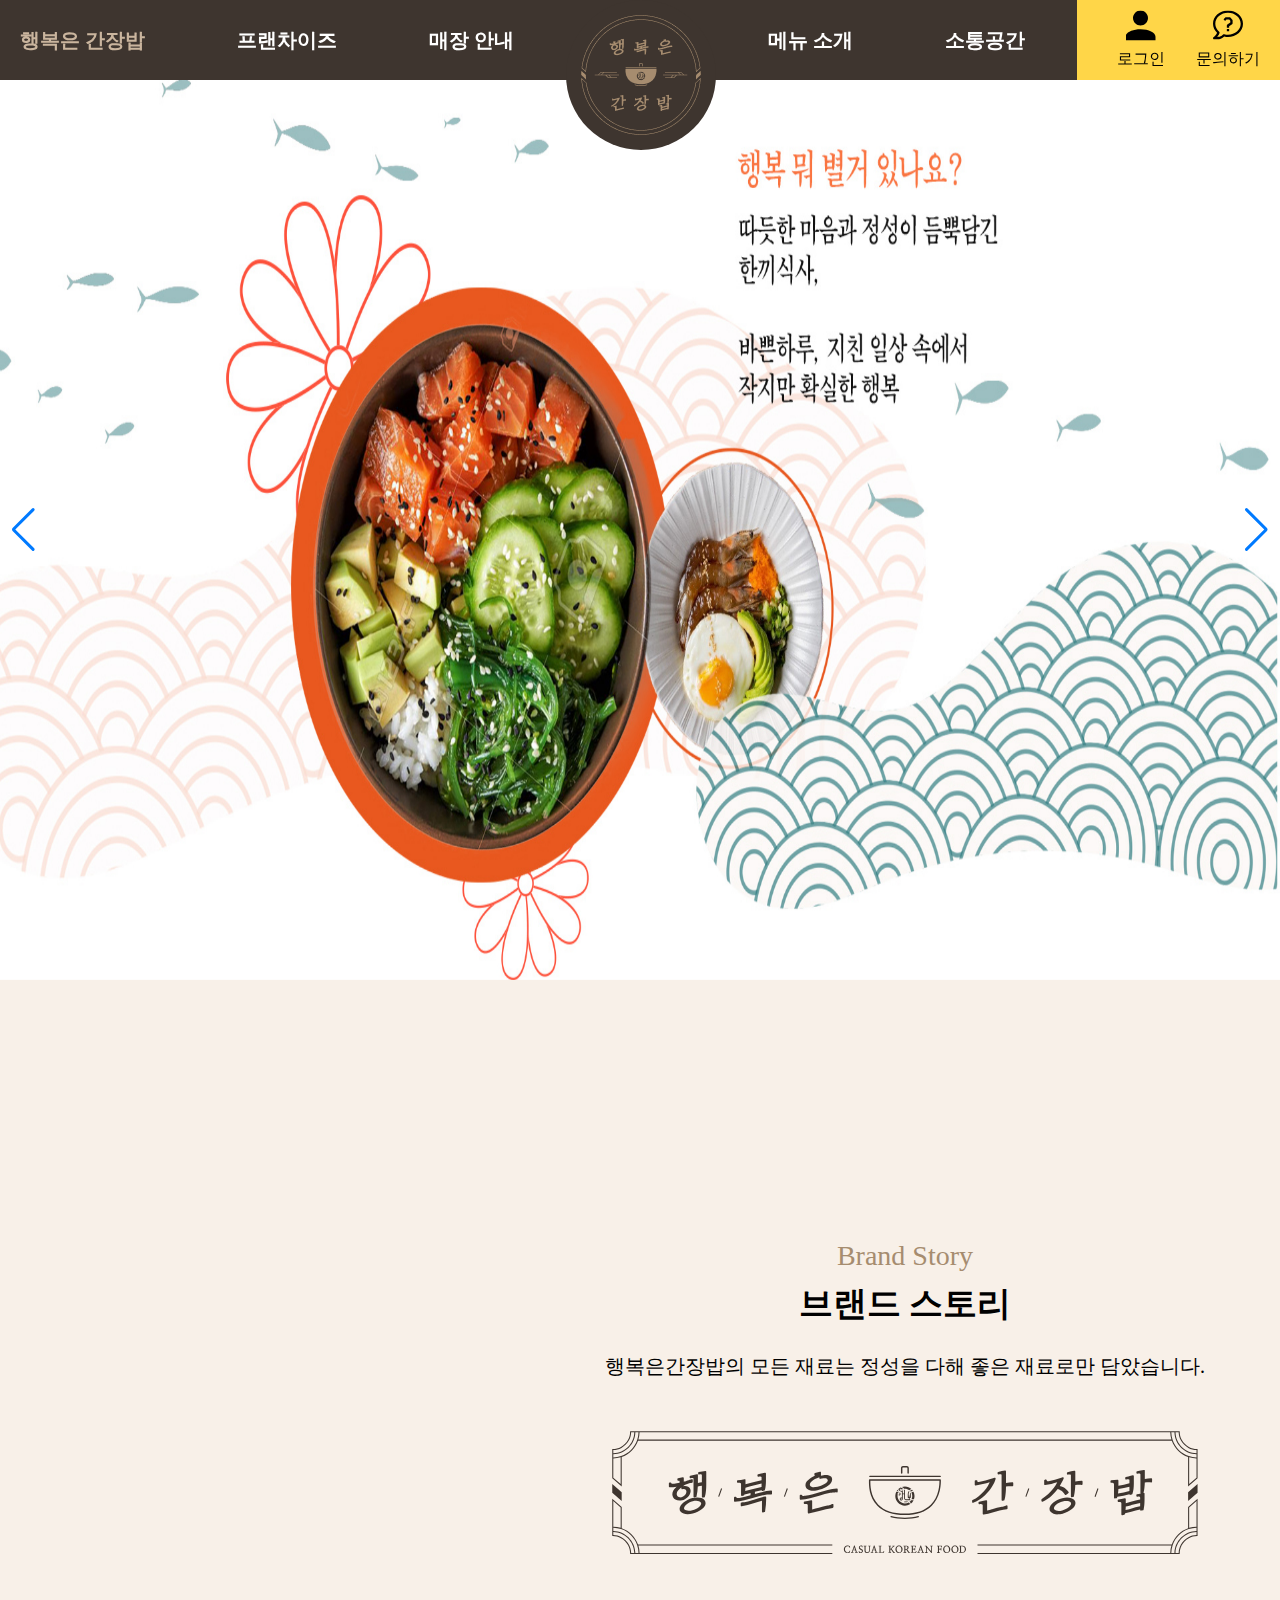
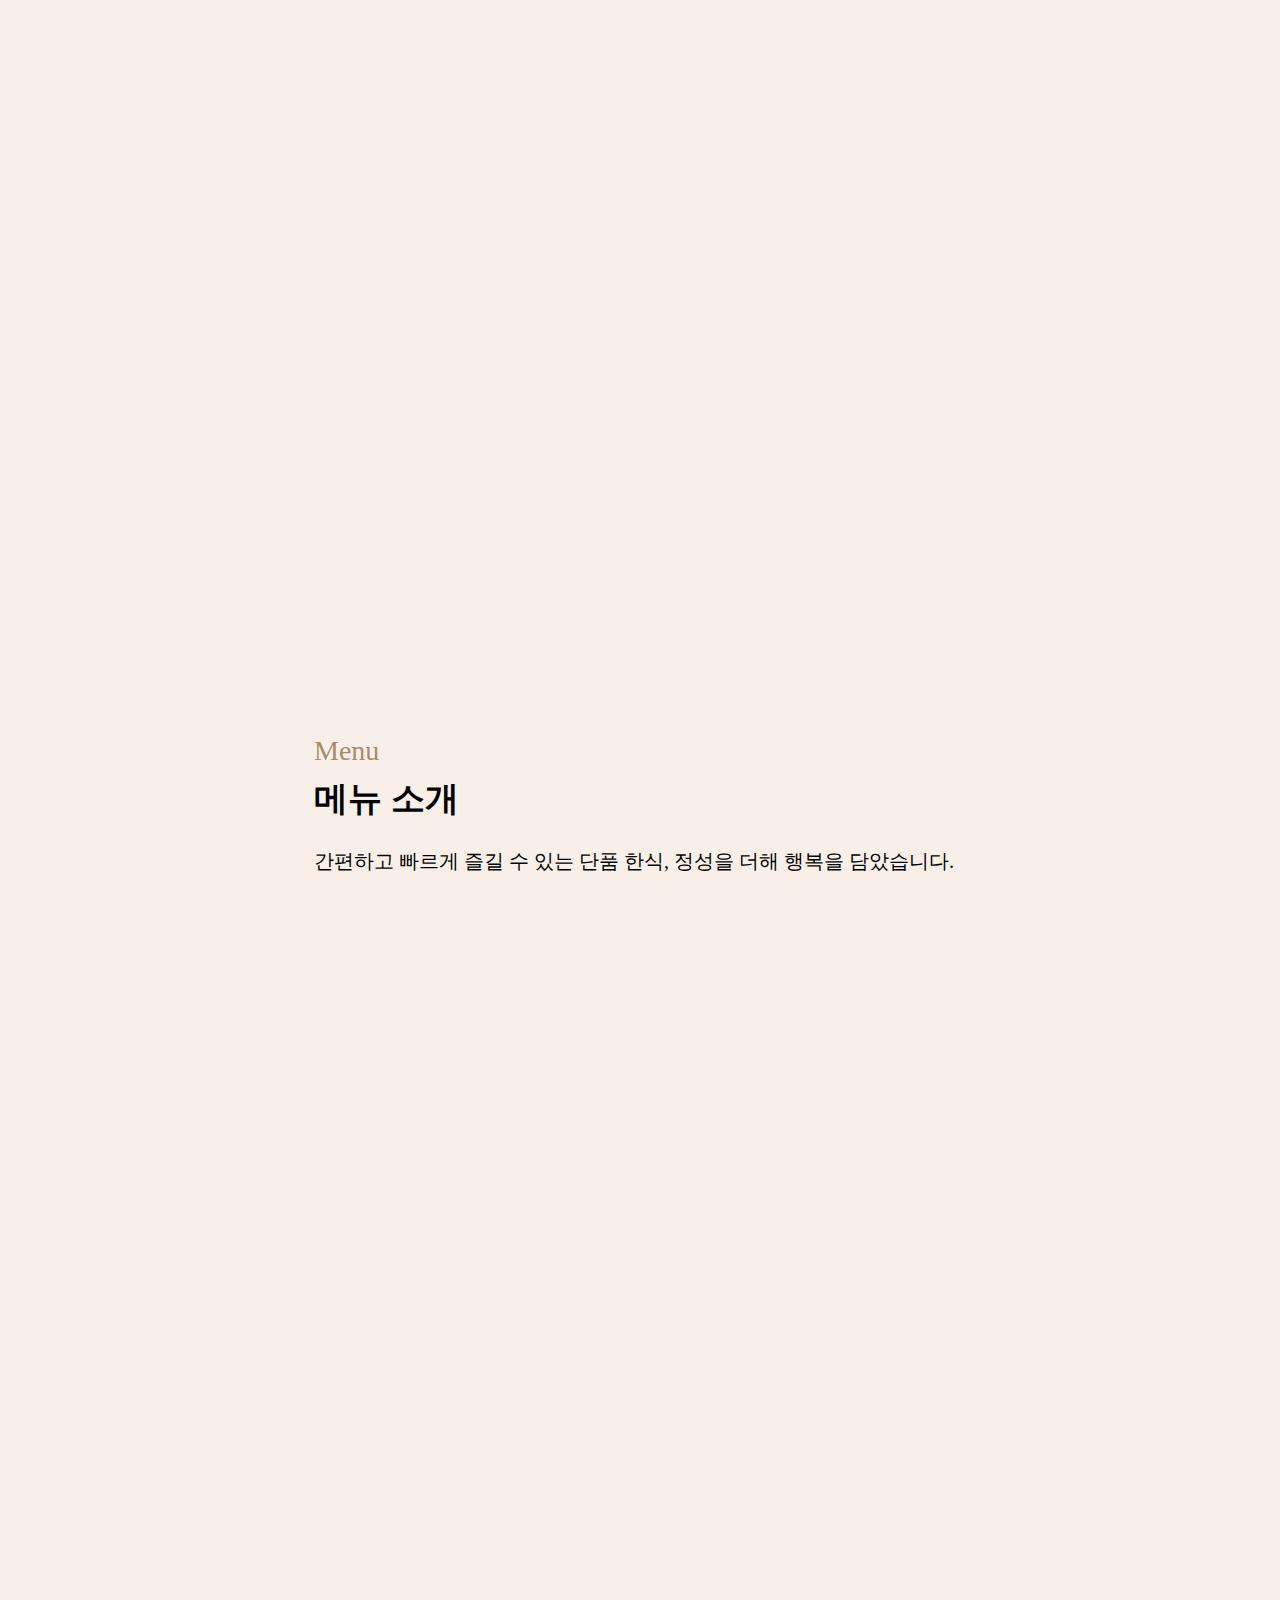
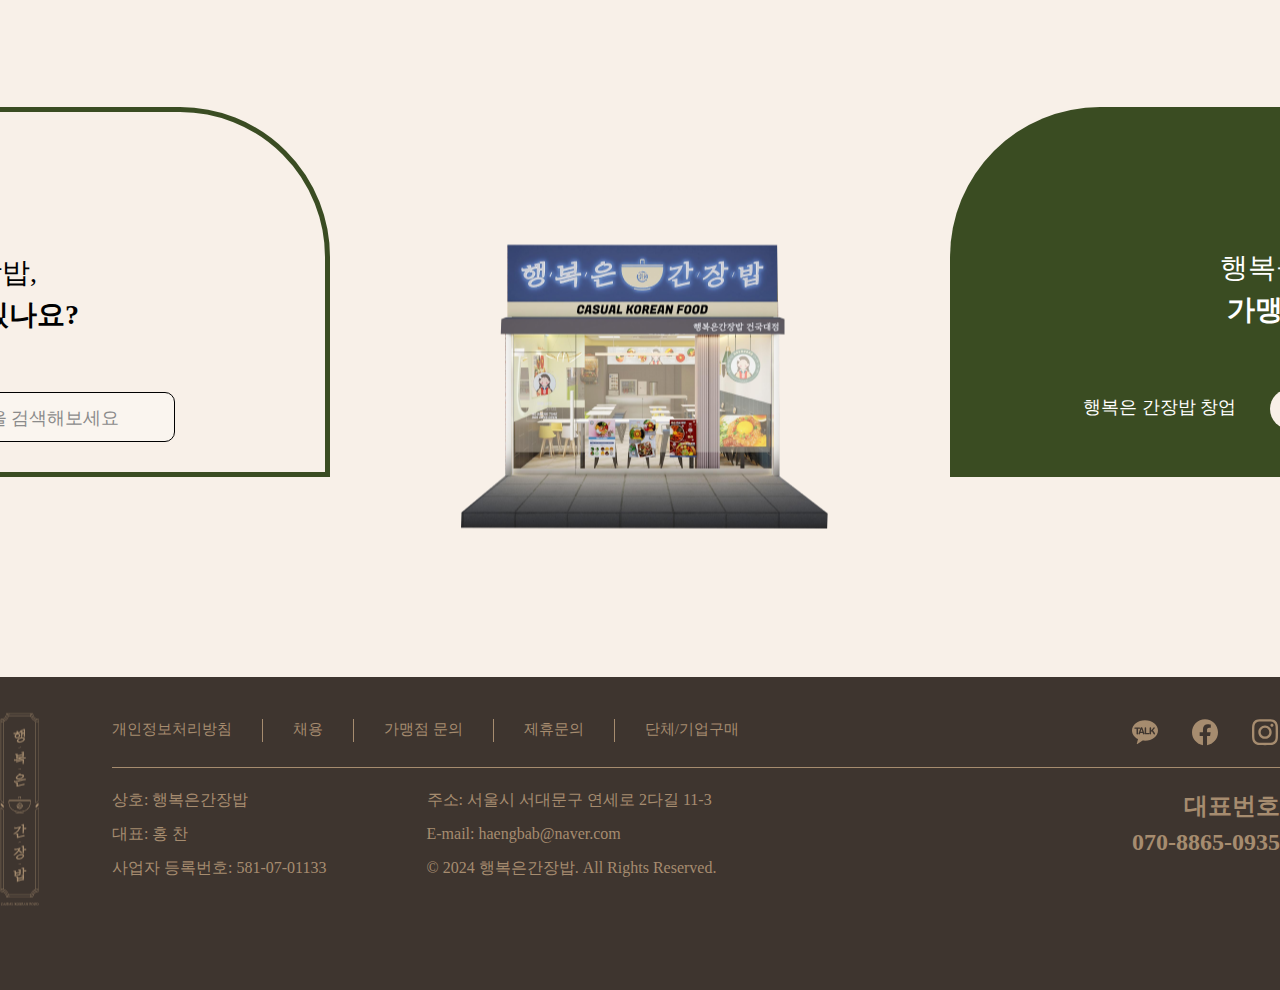
<file: hangbab/index.html>
<!DOCTYPE html>
<html lang="ko">

<head>
    <meta charset="UTF-8">
    <meta name="viewport" content="width=device-width, initial-scale=1.0">
    <title>행복은 간장밥</title>
    <script src="assets/js/jquery-3.7.1.min.js"></script>

    <link rel="stylesheet" href="https://cdn.jsdelivr.net/npm/swiper@11/swiper-bundle.min.css" />
    <script src="https://cdn.jsdelivr.net/npm/swiper@11/swiper-bundle.min.js"></script>

    <link rel="stylesheet" href="assets/css/common.css">
    <link rel="stylesheet" href="assets/css/main.css">
    <script src="assets/js/script.js"></script>
    <script src="assets/js/mina_script.js"></script>

</head>

<body>
    <header id="header" class="clear">
        <nav class="">
            <ul id="gnb">
                <li>
                    <a href="brand/brand_story.html" class="depth1">행복은 간장밥</a>
                    <ul class="depth2">
                        <li><a href="brand/brand_story.html">브랜드 스토리</a></li>
                        <li><a href="brand/brand_story.html">PR센터</a></li>
                    </ul>
                </li>
                <li>
                    <a href="franchise/faq.html" class="depth1">프랜차이즈</a>
                    <ul class="depth2">
                        <li><a href="franchise/faq.html">성공전략</a></li>
                        <li><a href="franchise/faq.html">창업안내</a></li>
                        <li><a href="franchise/faq.html">FAQ</a></li>
                        <li><a href="franchise/faq.html">가맹상담</a></li>
                    </ul>
                </li>
                <li>
                    <a href="store/find_store.html" class="depth1">매장 안내</a>
                </li>
                <li class="logo_bg">
                    <h1 class="logo"><a href="#"><img src="assets/images/logo_brown.png" alt="행복은간장밥로고"></a></h1>
                </li>
                <li>
                    <a href="menu/rice_list.html" class="depth1">메뉴 소개</a>
                    <ul class="depth2">
                        <li><a href="menu/rice_list.html">세트메뉴</a></li>
                        <li><a href="menu/rice_list.html">특별메뉴</a></li>
                        <li><a href="menu/rice_list.html">밥류</a></li>
                        <li><a href="menu/rice_list.html">면류</a></li>
                        <li><a href="menu/rice_list.html">샐러드류</a></li>
                        <li><a href="menu/rice_list.html">곁들임</a></li>
                    </ul>
                </li>
                <li>
                    <a href="board/notice_list.html" class="depth1">소통공간</a>
                    <ul class="depth2">
                        <li><a href="board/notice_list.html">공지사항</a></li>
                        <li><a href="board/notice_list.html">고객의 소리</a></li>
                    </ul>
                </li>
                <li class="util">
                    <a href="member/login.html" class="login">로그인</a>
                    <a href="franchise/faq.html" class="inquiry">문의하기</a>
                </li>
            </ul>
        </nav>
    </header>
    <!-- 메인 스와이퍼 슬라이드 시작 -->
    <div class="swiper mainSlide">
        <div class="swiper-wrapper">
            <div class="swiper-slide"><img src="assets/images/mainvisual2.jpg" alt="메인 비주얼"></div>
            <div class="swiper-slide"><img src="assets/images/mainvisual1.png" alt="메인 비주얼"></div>
        </div>
        <div class="swiper-button-prev"></div>
        <div class="swiper-button-next"></div>
    </div>
    <!-- 메인 스와이퍼 슬라이드 끝 -->
    <div id="container">
        <section id="sec1" class="sec">
            <div class="box_wrap">
                <div class="txt_area">
                    <h2 class="en">Brand Story</h2>
                    <h2 class="ko">브랜드 스토리</h2>
                    <p class="exp">행복은간장밥의 모든 재료는 정성을 다해 좋은 재료로만 담았습니다.</p>
                    <div class="logo_hor"><img src="assets/images/logo_hori.svg" alt="행복은간장밥"></div>
                </div>
                <p class="txt_box">
                    행복은간장밥은 빠르고 간편하면서 <br>
                    건강한 음식을 제공하는 <em>간장소스 </em>기반의 <br>
                    <em>캐주얼 한식 브랜드</em>입니다. <br> <br>
                    따뜻한 마음과 정성이 듬뿍 담긴 한 끼 식사를 통해 <br>
                    바쁜 하루, 지친 일상 속에서 <br>
                    <em>작지만 확실한 행복</em>을 드리고자 합니다.
                </p>
                <div class="img_box"><img src="assets/images/brandstory_img.png" alt=""></div>
            </div>
        </section>
        <section id="sec2" class="sec">
            <div class="box_wrap">
                <div class="txt_area">
                    <h2 class="en">Menu</h2>
                    <h2 class="ko">메뉴 소개</h2>
                    <p class="exp">간편하고 빠르게 즐길 수 있는 단품 한식, 정성을 더해 행복을 담았습니다.</p>
                </div>
                <div class="menu_wrap">
                    <!-- 메뉴 스와이퍼 시작 -->
                    <div class="swiper menuSlide">
                        <div class="swiper-wrapper">
                            <div class="swiper-slide">
                                <div class="menu">
                                    <div class="img-box">
                                        <img src="assets/images/menu1.png" alt="제품이미지">
                                    </div>
                                </div>
                            </div>
                            <div class="swiper-slide">
                                <div class="menu">
                                    <div class="img-box">
                                        <img src="assets/images/menu2.png" alt="제품이미지">
                                    </div>
                                </div>
                            </div>
                            <div class="swiper-slide">
                                <div class="menu">
                                    <div class="img-box">
                                        <img src="assets/images/menu3.png" alt="제품이미지">
                                    </div>
                                </div>
                            </div>
                            <div class="swiper-slide">
                                <div class="menu">
                                    <div class="img-box">
                                        <img src="assets/images/menu4.png" alt="제품이미지">
                                    </div>
                                </div>
                            </div>
                            <div class="swiper-slide">
                                <div class="menu">
                                    <div class="img-box">
                                        <img src="assets/images/menu1.png" alt="제품이미지">
                                    </div>
                                </div>
                            </div>
                            <div class="swiper-slide">
                                <div class="menu">
                                    <div class="img-box">
                                        <img src="assets/images/menu2.png" alt="제품이미지">
                                    </div>
                                </div>
                            </div>
                            <div class="swiper-slide">
                                <div class="menu">
                                    <div class="img-box">
                                        <img src="assets/images/menu3.png" alt="제품이미지">
                                    </div>
                                </div>
                            </div>
                            <div class="swiper-slide">
                                <div class="menu">
                                    <div class="img-box">
                                        <img src="assets/images/menu4.png" alt="제품이미지">
                                    </div>
                                </div>
                            </div>
                        </div>
                    </div>
                    <div class="swiper-pagination"></div>
                    <!-- 메뉴 스와이퍼 끝 -->
                    <div class="swiper-button-next"></div>
                    <div class="swiper-button-prev"></div>
                </div>

            </div>
        </section>
        <section id="sec3" class="sec clear">
            <div class="store_box box">
                <h2>Stroe</h2>
                <p>행복은 간장밥,<br><span>또 어디에 있나요?</span></p>
                <form>
                    <fieldset>
                        <legend>매장검색 폼</legend>
                        <input type="text" class="comp search_area" placeholder="찾고싶은 지역을 검색해보세요">
                    </fieldset>
                </form>
            </div>
            <div class="store_img"><img src="assets/images/store_img.png" alt="매장이미지"></div>
            <div class="frch_box box">
                <h2>Frenchise</h2>
                <p>행복을 함께 나눌<br><span>가맹점주</span> 모집중</p>
                <div class="btn_area">
                    <p>행복은 간장밥 창업</p>
                    <button type="button">문의하기 </button>
                </div>
            </div>
        </section>
    </div>
    <footer id="footer">
        <div class="footer_inner clear">
            <a href="index.html" class="logo_vtc"><img src="assets/images/logo_vertical.png" alt="행복은간장밥"></a>
            <div class="footer_top clear">
                <div class="footer_links left">
                    <ul>
                        <li><a href="#">개인정보처리방침</a></li>
                        <li><a href="#">채용</a></li>
                        <li><a href="#">가맹점 문의</a></li>
                        <li><a href="#">제휴문의</a></li>
                        <li><a href="#">단체/기업구매</a></li>
                    </ul>
                </div>
                <div class="sns right">
                    <a href="#">페이스북</a>
                    <a href="#">인스타그램</a>
                    <a href="#">블로그</a>
                </div>
            </div>
            <div class="footer_btm clear">
                <div class="about_us left">
                    <ul>
                        <li>상호: 행복은간장밥</li>
                        <li>대표: 홍 찬</li>
                        <li>사업자 등록번호: 581-07-01133</li>
                    </ul>
                </div>
                <div class="address left">
                    <ul>
                        <li>주소: 서울시 서대문구 연세로 2다길 11-3</li>
                        <li>E-mail: haengbab@naver.com</li>
                        <li>&copy; 2024 행복은간장밥. All Rights Reserved.</li>
                    </ul>
                </div>
                <div class="number right">
                    대표번호<br>070-8865-0935
                </div>

            </div>
        </div>
    </footer>


</body>

</html>
</file>
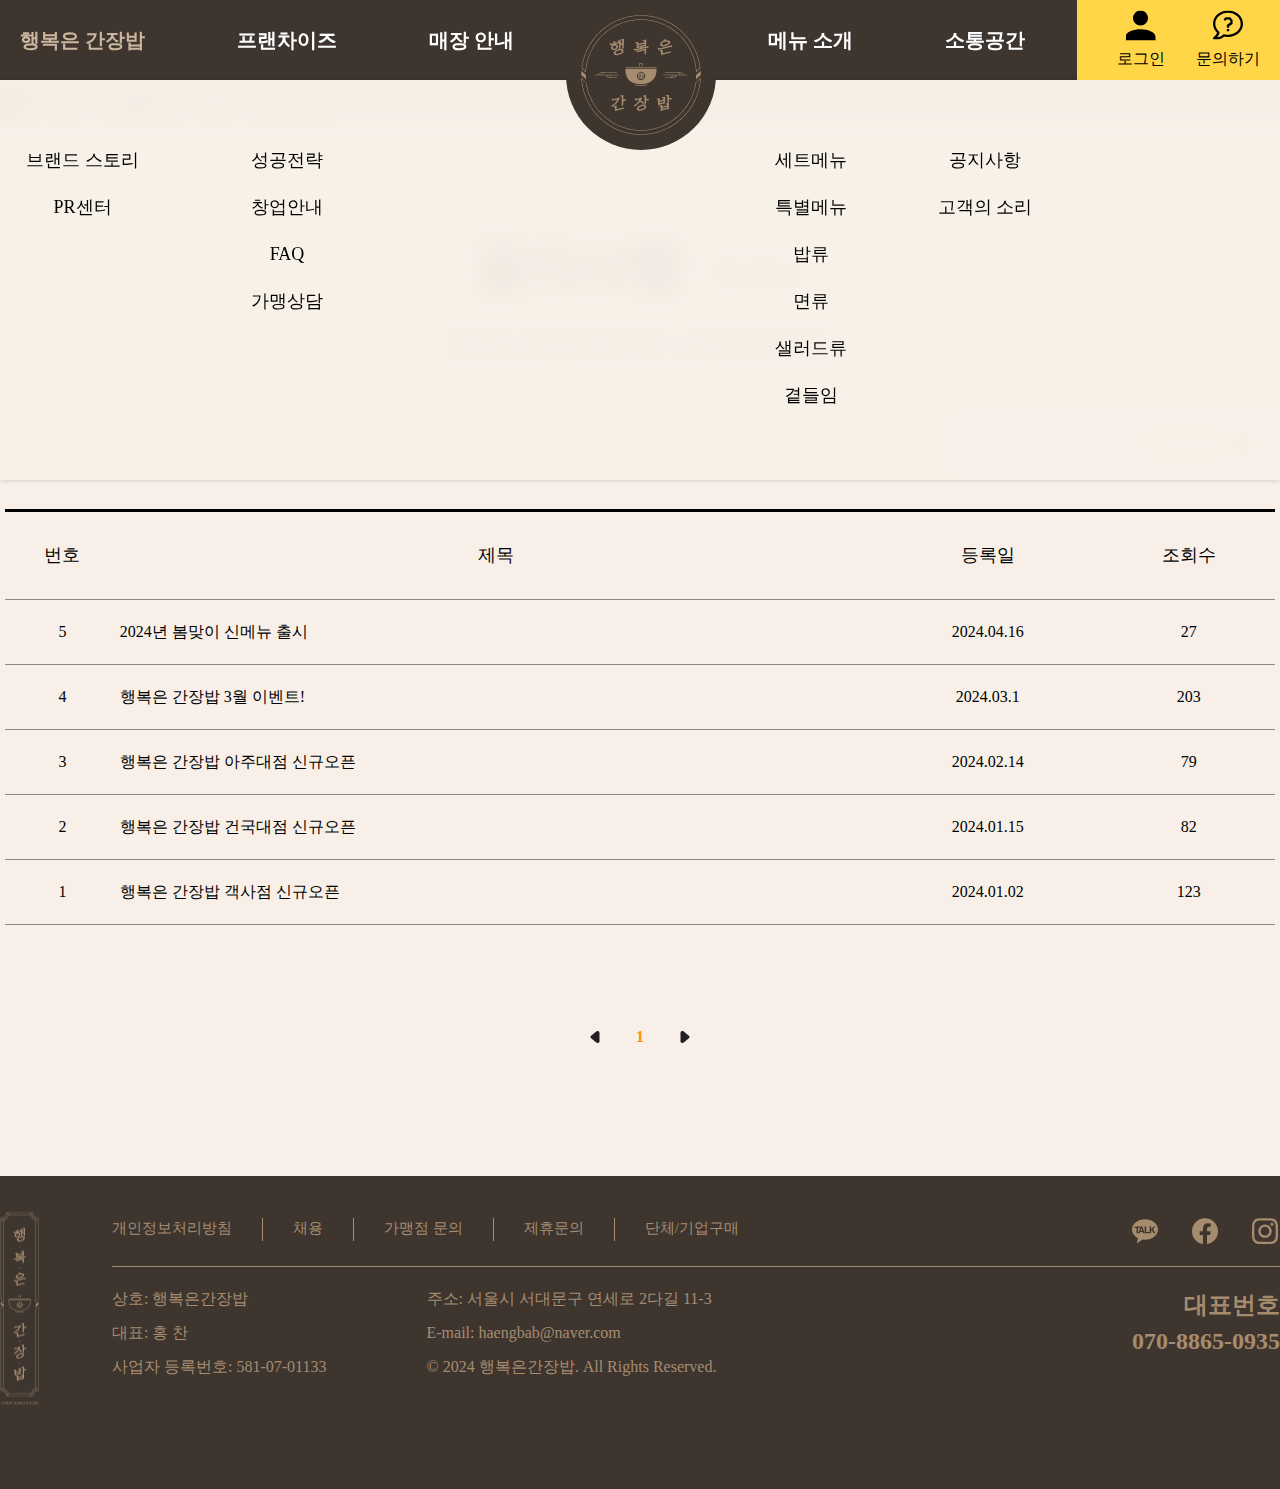
<file: hangbab/board/notice_list.html>
<!DOCTYPE html>
<html lang="ko">
<head>
    <meta charset="UTF-8">
    <meta name="viewport" content="width=device-width, initial-scale=1.0">
    <title>행복은간장밥</title>
    <script src="../assets/js/jquery-3.7.1.min.js"></script>

    <link rel="stylesheet" href="../assets/css/common.css">
    <link rel="stylesheet" href="../assets/css/sub.css">
    <script src="../assets/js/script.js"></script>
</head>
<body>
    <header id="header" class="clear">
        <nav class="">
            <ul id="gnb">
                <li>
                    <a href="../brand/brand_story.html" class="depth1">행복은 간장밥</a>
                    <ul class="depth2">
                        <li><a href="../brand/brand_story.html">브랜드 스토리</a></li>
                        <li><a href="../brand/brand_story.html">PR센터</a></li>
                    </ul>
                </li>
                <li>
                    <a href="../franchise/faq.html" class="depth1">프랜차이즈</a>
                    <ul class="depth2">
                        <li><a href="../franchise/faq.html">성공전략</a></li>
                        <li><a href="../franchise/faq.html">창업안내</a></li>
                        <li><a href="../franchise/faq.html">FAQ</a></li>
                        <li><a href="../franchise/faq.html">가맹상담</a></li>
                    </ul>
                </li>
                <li>
                    <a href="../store/find_store.html" class="depth1">매장 안내</a>
                </li>
                <li class="logo_bg">
                    <h1 class="logo"><a href="../index.html"><img src="../assets/images/logo_brown.png" alt="행복은간장밥로고"></a></h1>
                </li>
                <li>
                    <a href="../menu/rice_list.html" class="depth1">메뉴 소개</a>
                    <ul class="depth2">
                        <li><a href="../menu/rice_list.html">세트메뉴</a></li>
                        <li><a href="../menu/rice_list.html">특별메뉴</a></li>
                        <li><a href="../menu/rice_list.html">밥류</a></li>
                        <li><a href="../menu/rice_list.html">면류</a></li>
                        <li><a href="../menu/rice_list.html">샐러드류</a></li>
                        <li><a href="../menu/rice_list.html">곁들임</a></li>
                    </ul>
                </li>
                <li>
                    <a href="../board/notice_list.html" class="depth1">소통공간</a>
                    <ul class="depth2">
                        <li><a href="../board/notice_list.html">공지사항</a></li>
                        <li><a href="../board/notice_list.html">고객의 소리</a></li>
                    </ul>
                </li>
                <li class="util">
                    <a href="../member/login.html" class="login">로그인</a>
                    <a href="../franchise/faq.html" class="inquiry">문의하기</a>
                </li>
            </ul>
        </nav>
    </header>
    <div class="container">
        <div class="path_box">
            <ul>
                <li><a href="../index.html"><img src="../assets/images/ico_path_box_home.svg" alt="홈"></a></li>
                <li><a href="../board/notice_list.html">소통공간</a></li>
                <li><a href="../board/notice_list.html">공지사항</a></li>
            </ul>
        </div>
        <div id="con_wrap">
            <div class="tit_box">
                <h2>공지사항<span>Notice</span></h2>    
                <p>행복은 간장밥의 새로운 소식을 확인하세요</p>
            </div>

            <div class="board_wrap">
                <div class="sch_box">
                    <form>
                        <fieldset>
                            <legend>검색하기</legend>
                            <p class="inp_txt">
                                <input type="text" class="comp search_area" placeholder="검색어를 입력하세요.">
                                <button type="button" class="comp btn_sch">검색</button>
                            </p>
                        </fieldset>
                    </form>
                </div>
                <div class="board_list_box">
                    <table>
                        <thead>
                            <tr>
                                <th scope="col">번호</th>
                                <th scope="col">제목</th>
                                <th scope="col">등록일</th>
                                <th scope="col">조회수</th>
                            </tr>
                        </thead>
                        <tbody>
                            <tr>
                                <td>5</td>
                                <td><a href="#">2024년 봄맞이 신메뉴 출시</a></td>
                                <td>2024.04.16</td>
                                <td>27</td>
                            </tr>
                            <tr>
                                <td>4</td>
                                <td><a href="#">행복은 간장밥 3월 이벤트! </a></td>
                                <td>2024.03.1</td>
                                <td>203</td>
                            </tr>
                            <tr>
                                <td>3</td>
                                <td><a href="#">행복은 간장밥 아주대점 신규오픈</a></td>
                                <td>2024.02.14</td>
                                <td>79</td>
                            </tr>
                            <tr>
                                <td>2</td>
                                <td><a href="#">행복은 간장밥 건국대점 신규오픈</a></td>
                                <td>2024.01.15</td>
                                <td>82</td>
                            </tr>
                            <tr>
                                <td>1</td>
                                <td><a href="#">행복은 간장밥 객사점 신규오픈</a></td>
                                <td>2024.01.02</td>
                                <td>123</td>
                            </tr>
                        </tbody>
                    </table>    
                </div>
                <div class="paging">
                    <ul class="pagination">
                        <li><a href="#" class="prev">이전페이지</a></li>
                        <li><span class="active">1</span></li>
                        <li><a href="#" class="next">다음페이지</a></li>
                    </ul>
                </div>
            </div>

        </div>
    </div>
    <footer id="footer">
        <div class="footer_inner clear">
            <a href="index.html" class="logo_vtc"><img src="../assets/images/logo_vertical.png" alt="행복은간장밥"></a>
            <div class="footer_top clear">
                <div class="footer_links left">                
                    <ul>
                        <li><a href="#">개인정보처리방침</a></li>
                        <li><a href="#">채용</a></li>
                        <li><a href="#">가맹점 문의</a></li>
                        <li><a href="#">제휴문의</a></li>
                        <li><a href="#">단체/기업구매</a></li>
                    </ul>
                </div>
                <div class="sns right">
                    <a href="#">페이스북</a>
                    <a href="#">인스타그램</a>
                    <a href="#">블로그</a>
                </div>
            </div>
            <div class="footer_btm clear">
                <div class="about_us left">
                    <ul>
                        <li>상호: 행복은간장밥</li>
                        <li>대표: 홍 찬</li>
                        <li>사업자 등록번호: 581-07-01133</li>
                    </ul>
                </div>
                <div class="address left">
                    <ul>
                        <li>주소: 서울시 서대문구 연세로 2다길 11-3</li>
                        <li>E-mail: haengbab@naver.com</li>
                        <li>&copy; 2024 행복은간장밥. All Rights Reserved.</li>
                    </ul>
                </div>
                <div class="number right">
                    대표번호<br>070-8865-0935
                </div>
                
            </div>
        </div>
    </footer>
</body>
</html>
</file>
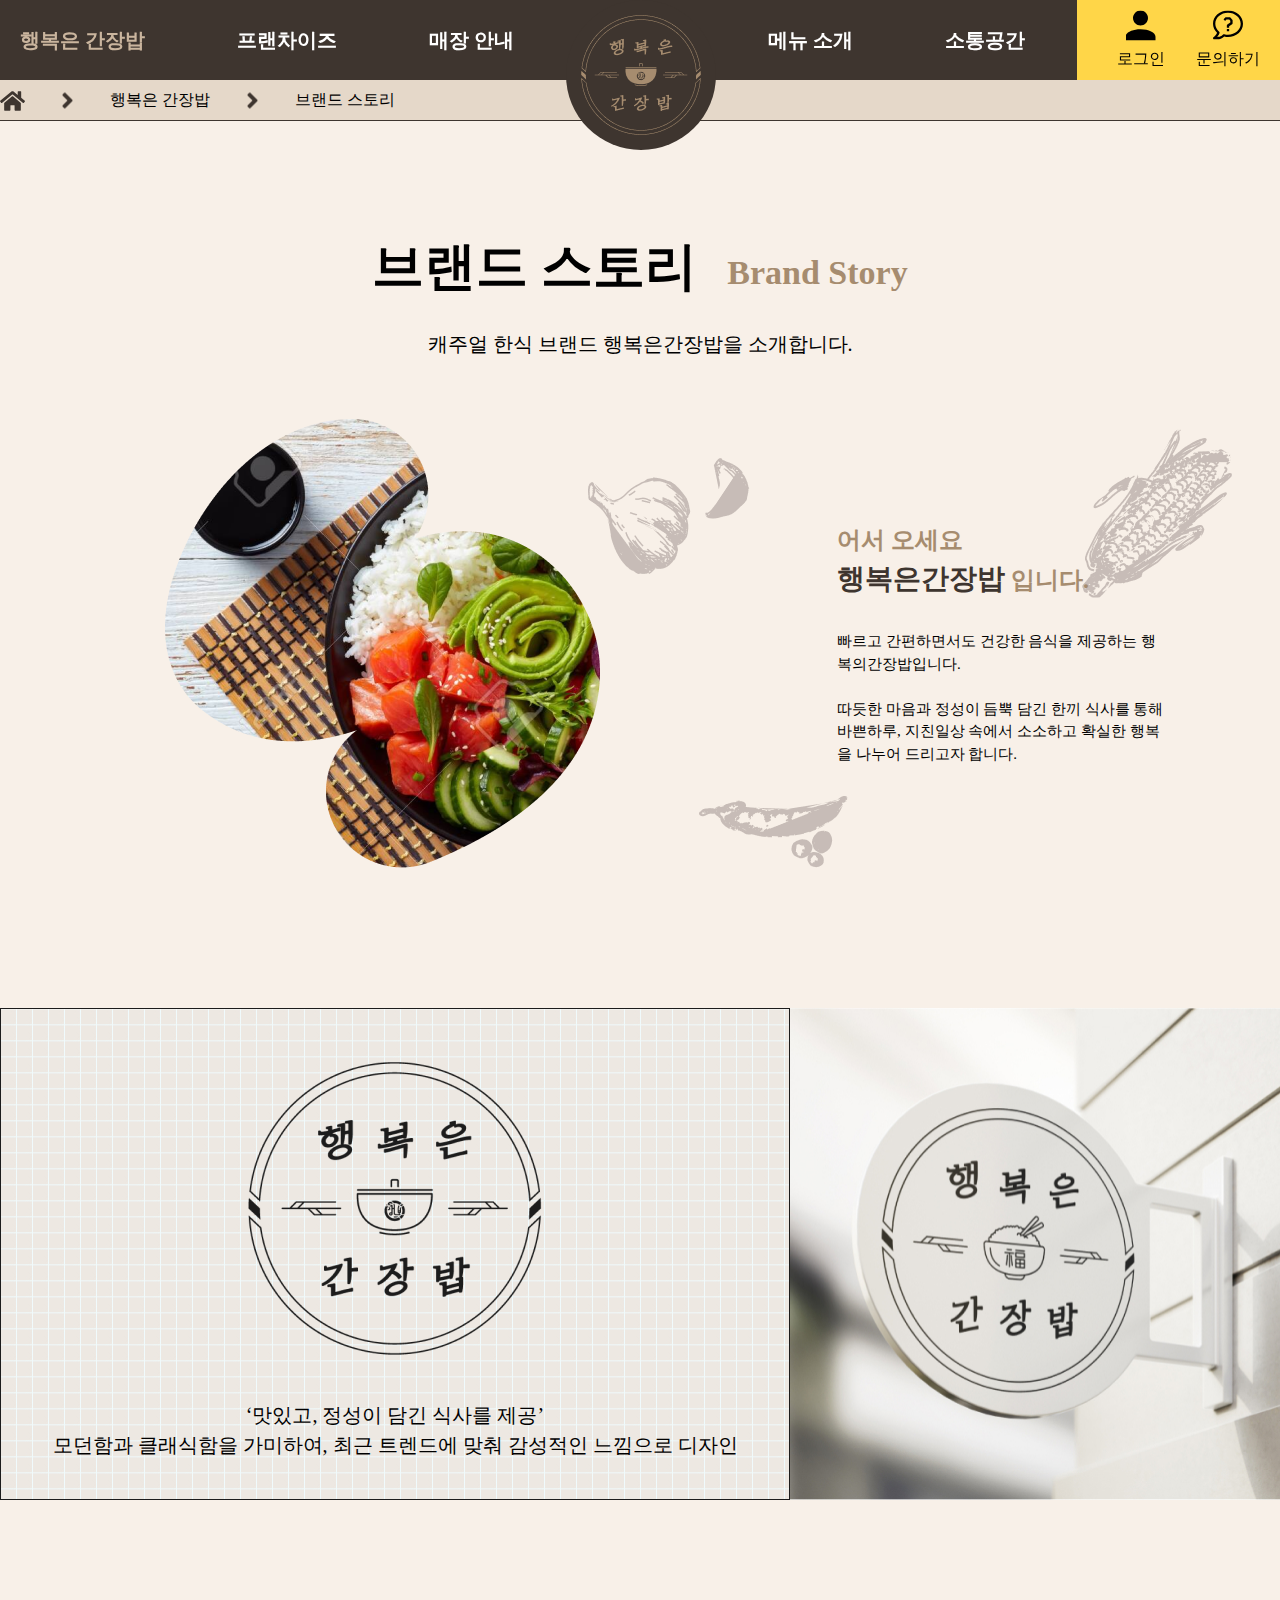
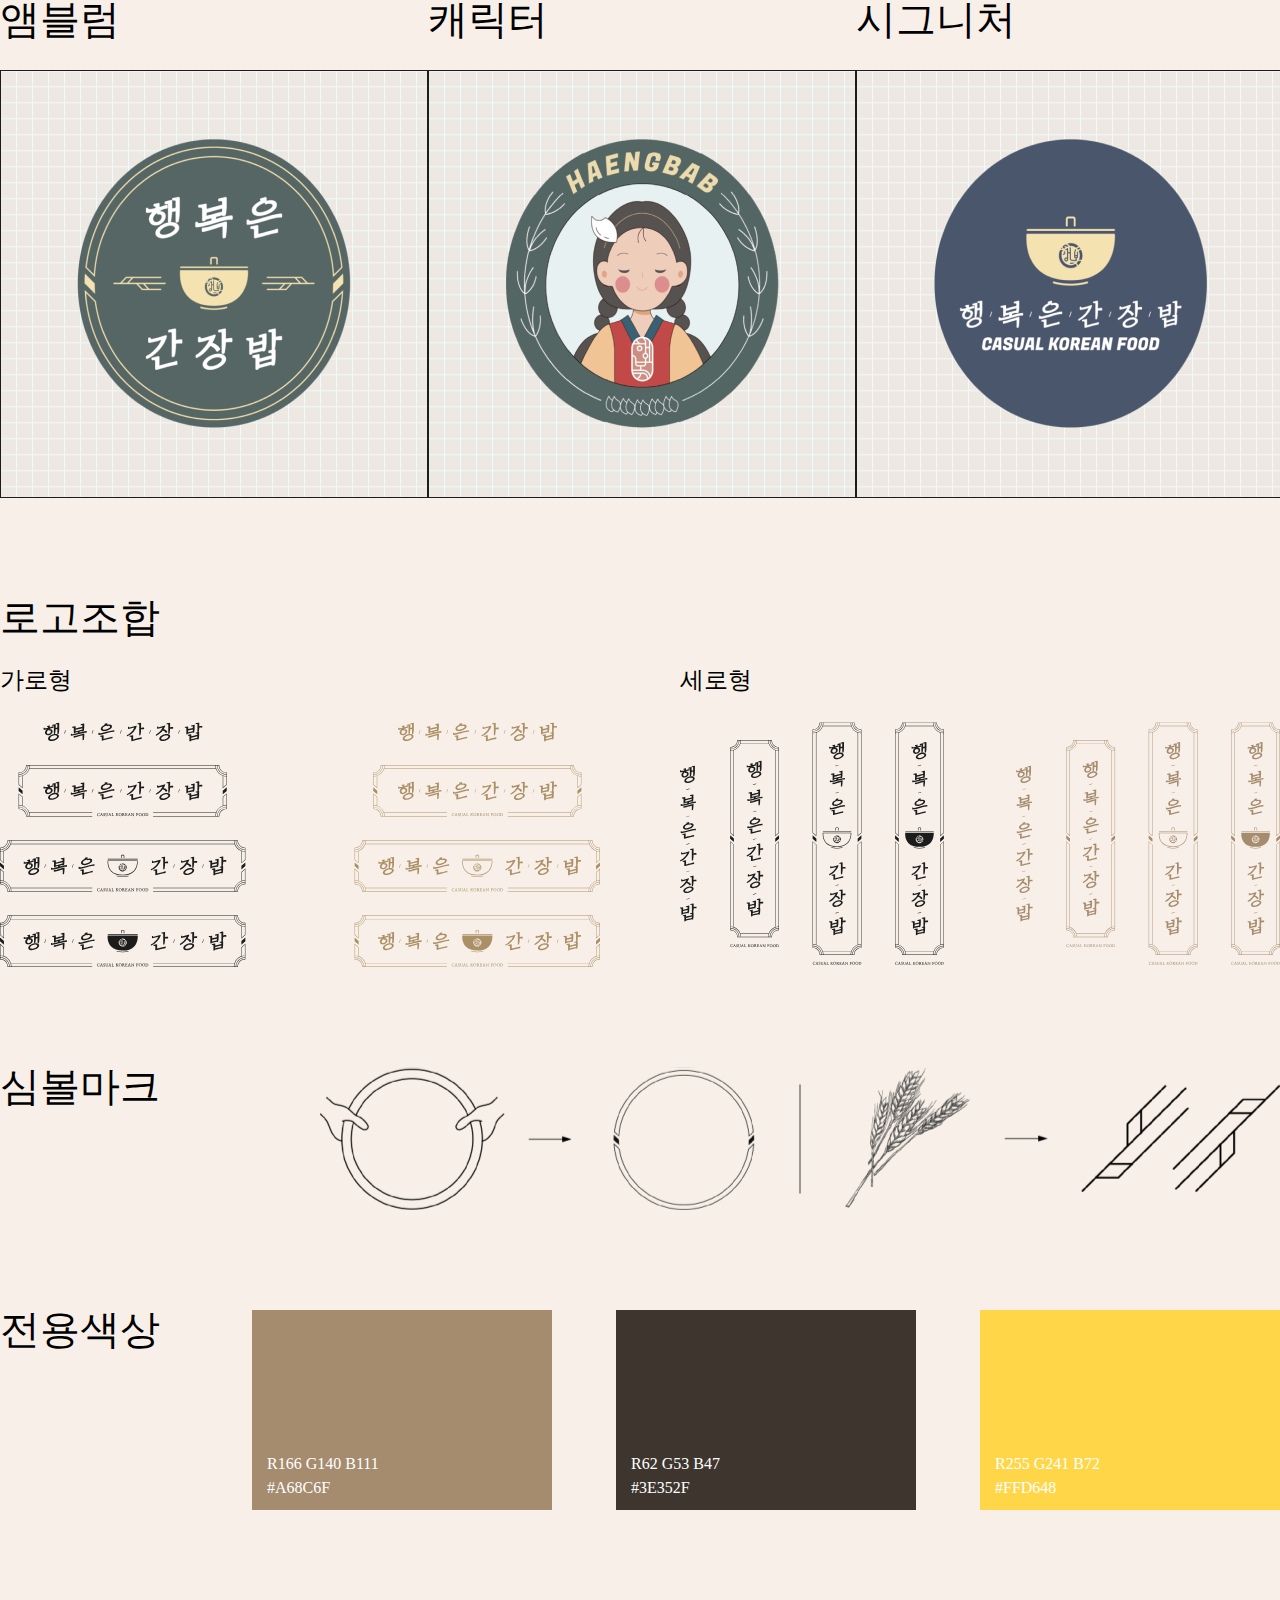
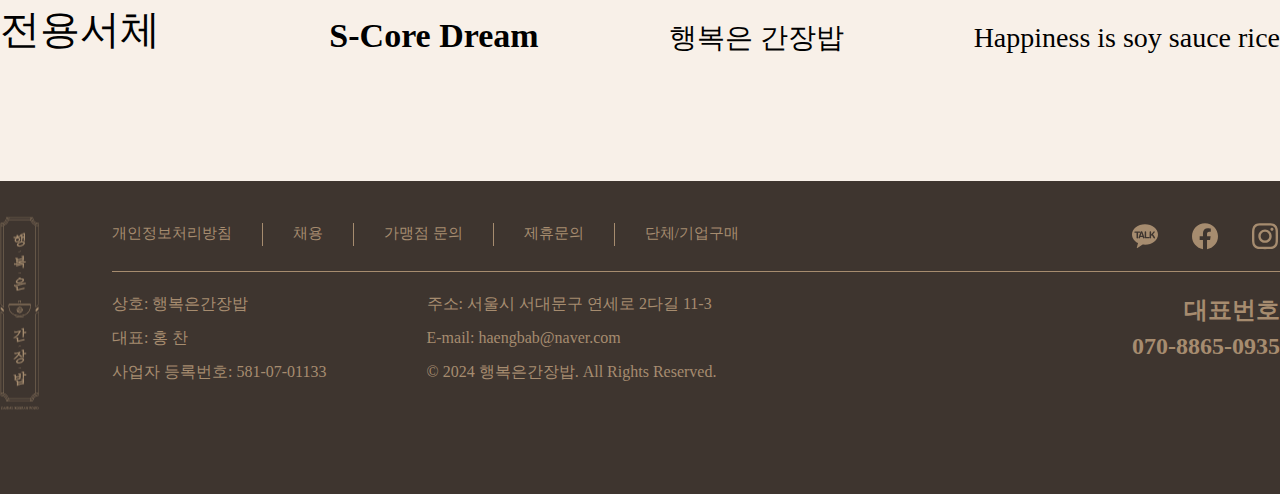
<file: hangbab/brand/brand_story.html>
<!DOCTYPE html>
<html lang="ko">

<head>
    <meta charset="UTF-8">
    <meta name="viewport" content="width=device-width, initial-scale=1.0">
    <title>행복은간장밥</title>
    <script src="../assets/js/jquery-3.7.1.min.js"></script>

    <link rel="stylesheet" href="../assets/css/common.css">
    <link rel="stylesheet" href="../assets/css/sub.css">
    <script src="../assets/js/script.js"></script>

</head>

<body>
    <header id="header" class="clear">
        <nav class="">
            <ul id="gnb">
                <li>
                    <a href="../brand/brand_story.html" class="depth1">행복은 간장밥</a>
                    <ul class="depth2">
                        <li><a href="../brand/brand_story.html">브랜드 스토리</a></li>
                        <li><a href="../brand/brand_story.html">PR센터</a></li>
                    </ul>
                </li>
                <li>
                    <a href="../franchise/faq.html" class="depth1">프랜차이즈</a>
                    <ul class="depth2">
                        <li><a href="../franchise/faq.html">성공전략</a></li>
                        <li><a href="../franchise/faq.html">창업안내</a></li>
                        <li><a href="../franchise/faq.html">FAQ</a></li>
                        <li><a href="../franchise/faq.html">가맹상담</a></li>
                    </ul>
                </li>
                <li>
                    <a href="../store/find_store.html" class="depth1">매장 안내</a>
                </li>
                <li class="logo_bg">
                    <h1 class="logo"><a href="../index.html"><img src="../assets/images/logo_brown.png"
                                alt="행복은간장밥로고"></a></h1>
                </li>
                <li>
                    <a href="../menu/rice_list.html" class="depth1">메뉴 소개</a>
                    <ul class="depth2">
                        <li><a href="../menu/rice_list.html">세트메뉴</a></li>
                        <li><a href="../menu/rice_list.html">특별메뉴</a></li>
                        <li><a href="../menu/rice_list.html">밥류</a></li>
                        <li><a href="../menu/rice_list.html">면류</a></li>
                        <li><a href="../menu/rice_list.html">샐러드류</a></li>
                        <li><a href="../menu/rice_list.html">곁들임</a></li>
                    </ul>
                </li>
                <li>
                    <a href="../board/notice_list.html" class="depth1">소통공간</a>
                    <ul class="depth2">
                        <li><a href="../board/notice_list.html">공지사항</a></li>
                        <li><a href="../board/notice_list.html">고객의 소리</a></li>
                    </ul>
                </li>
                <li class="util">
                    <a href="../member/login.html" class="login">로그인</a>
                    <a href="../franchise/faq.html" class="inquiry">문의하기</a>
                </li>
            </ul>
        </nav>
    </header>

    <div class="container">
        <div class="path_box">
            <ul>
                <li><a href="../index.html"><img src="../assets/images/ico_path_box_home.svg" alt="홈"></a></li>
                <li><a href="../brand/brand_story.html">행복은 간장밥</a></li>
                <li><a href="../brand/brand_story.html">브랜드 스토리</a></li>
            </ul>
        </div>
        <div id="con_wrap">
            <div class="tit_box">
                <h2>브랜드 스토리<span>Brand Story</span></h2>
                <p>캐주얼 한식 브랜드 행복은간장밥을 소개합니다.</p>
            </div>
            <div class="bd_stry_box">
                <div class="bd_stry_intro">
                    <img src="../assets/images/brand_story_img.png" alt="브랜드 스토리 이미지">
                    <div class="bd_stry_explain">
                        <div class="bt_stry_tit">어서 오세요<br>
                            <strong>행복은간장밥</strong> 입니다.
                        </div>
                        <div class="bt_stry_txt">빠르고 간편하면서도 건강한 음식을 제공하는
                            행복의간장밥입니다.
                            <br><br>
                            따듯한 마음과 정성이 듬뿍 담긴 한끼 식사를 통해
                            바쁜하루, 지친일상 속에서 소소하고 확실한 행복을
                            나누어 드리고자 합니다.
                        </div>
                    </div>
                </div>
                <div class="bd_stry_cont">
                    <div class="con_row1 flex">
                        <div class="check_bg">
                            <img src="../assets/images/logo_circle.png" alt="원형로고">
                            <div class="txt">
                                ‘맛있고, 정성이 담긴 식사를 제공’<br>
                                모던함과 클래식함을 가미하여, 최근 트렌드에 맞춰 감성적인 느낌으로 디자인
                            </div>
                        </div>
                        <img src="../assets/images/con_row1_img.jpg" alt="">
                    </div>
                    <div class="con_row2 flex">
                        <div class="col">
                            <h3>앰블럼</h3>
                            <div class="check_bg"><img src="../assets/images/con_row2_img1.png" alt=""></div>
                        </div>
                        <div class="col">
                            <h3>캐릭터</h3>
                            <div class="check_bg"><img src="../assets/images/con_row2_img2.png" alt=""></div>
                        </div>
                        <div class="col">
                            <h3>시그니처</h3>
                            <div class="check_bg"><img src="../assets/images/con_row2_img3.png" alt=""></div>
                        </div>
                        
                    </div>
                    <div class="con_row3">
                        <h3>로고조합</h3>
                        <div class="logo_variety flex">
                            <div class="horizontal">
                                <h4>가로형</h4>
                                <img src="../assets/images/horizon.svg" alt="가로형 로고">
                            </div>
                            <div class="vertical">
                                <h4>세로형</h4>
                                <img src="../assets/images/vertical.svg" alt="세로형 로고">

                            </div>
                        </div>
                    </div>
                    <div class="con_row4 flex">
                        <h3>심볼마크</h3>
                        <img src="../assets/images/con_row4_img.svg" alt="">
                    </div>
                    <div class="con_row5 flex">
                        <h3>전용색상</h3>
                        <div class="colors">
                            <span class="color1">R166 G140 B111<br>#A68C6F</span>
                            <span class="color2">R62 G53 B47<br>#3E352F</span>
                            <span class="color3">R255 G241 B72<br>#FFD648</span>
                        </div>
                    </div>
                    <div class="con_row6 flex">
                        <h3>전용서체</h3>
                        <div class="fonts">
                            <span class="font_family">S-Core Dream</span>
                            <span class="kr">행복은 간장밥</span>
                            <span class="en">Happiness is soy sauce rice</span>
                        </div>
                    </div>
                    <!-- 여기에 내용을 작성하세요 -->
                </div>
            </div>

        </div>
    </div>
    <footer id="footer">
        <div class="footer_inner clear">
            <a href="index.html" class="logo_vtc"><img src="../assets/images/logo_vertical.png" alt="행복은간장밥"></a>
            <div class="footer_top clear">
                <div class="footer_links left">
                    <ul>
                        <li><a href="#">개인정보처리방침</a></li>
                        <li><a href="#">채용</a></li>
                        <li><a href="#">가맹점 문의</a></li>
                        <li><a href="#">제휴문의</a></li>
                        <li><a href="#">단체/기업구매</a></li>
                    </ul>
                </div>
                <div class="sns right">
                    <a href="#">페이스북</a>
                    <a href="#">인스타그램</a>
                    <a href="#">블로그</a>
                </div>
            </div>
            <div class="footer_btm clear">
                <div class="about_us left">
                    <ul>
                        <li>상호: 행복은간장밥</li>
                        <li>대표: 홍 찬</li>
                        <li>사업자 등록번호: 581-07-01133</li>
                    </ul>
                </div>
                <div class="address left">
                    <ul>
                        <li>주소: 서울시 서대문구 연세로 2다길 11-3</li>
                        <li>E-mail: haengbab@naver.com</li>
                        <li>&copy; 2024 행복은간장밥. All Rights Reserved.</li>
                    </ul>
                </div>
                <div class="number right">
                    대표번호<br>070-8865-0935
                </div>

            </div>
        </div>
    </footer>
</body>

</html>
</file>
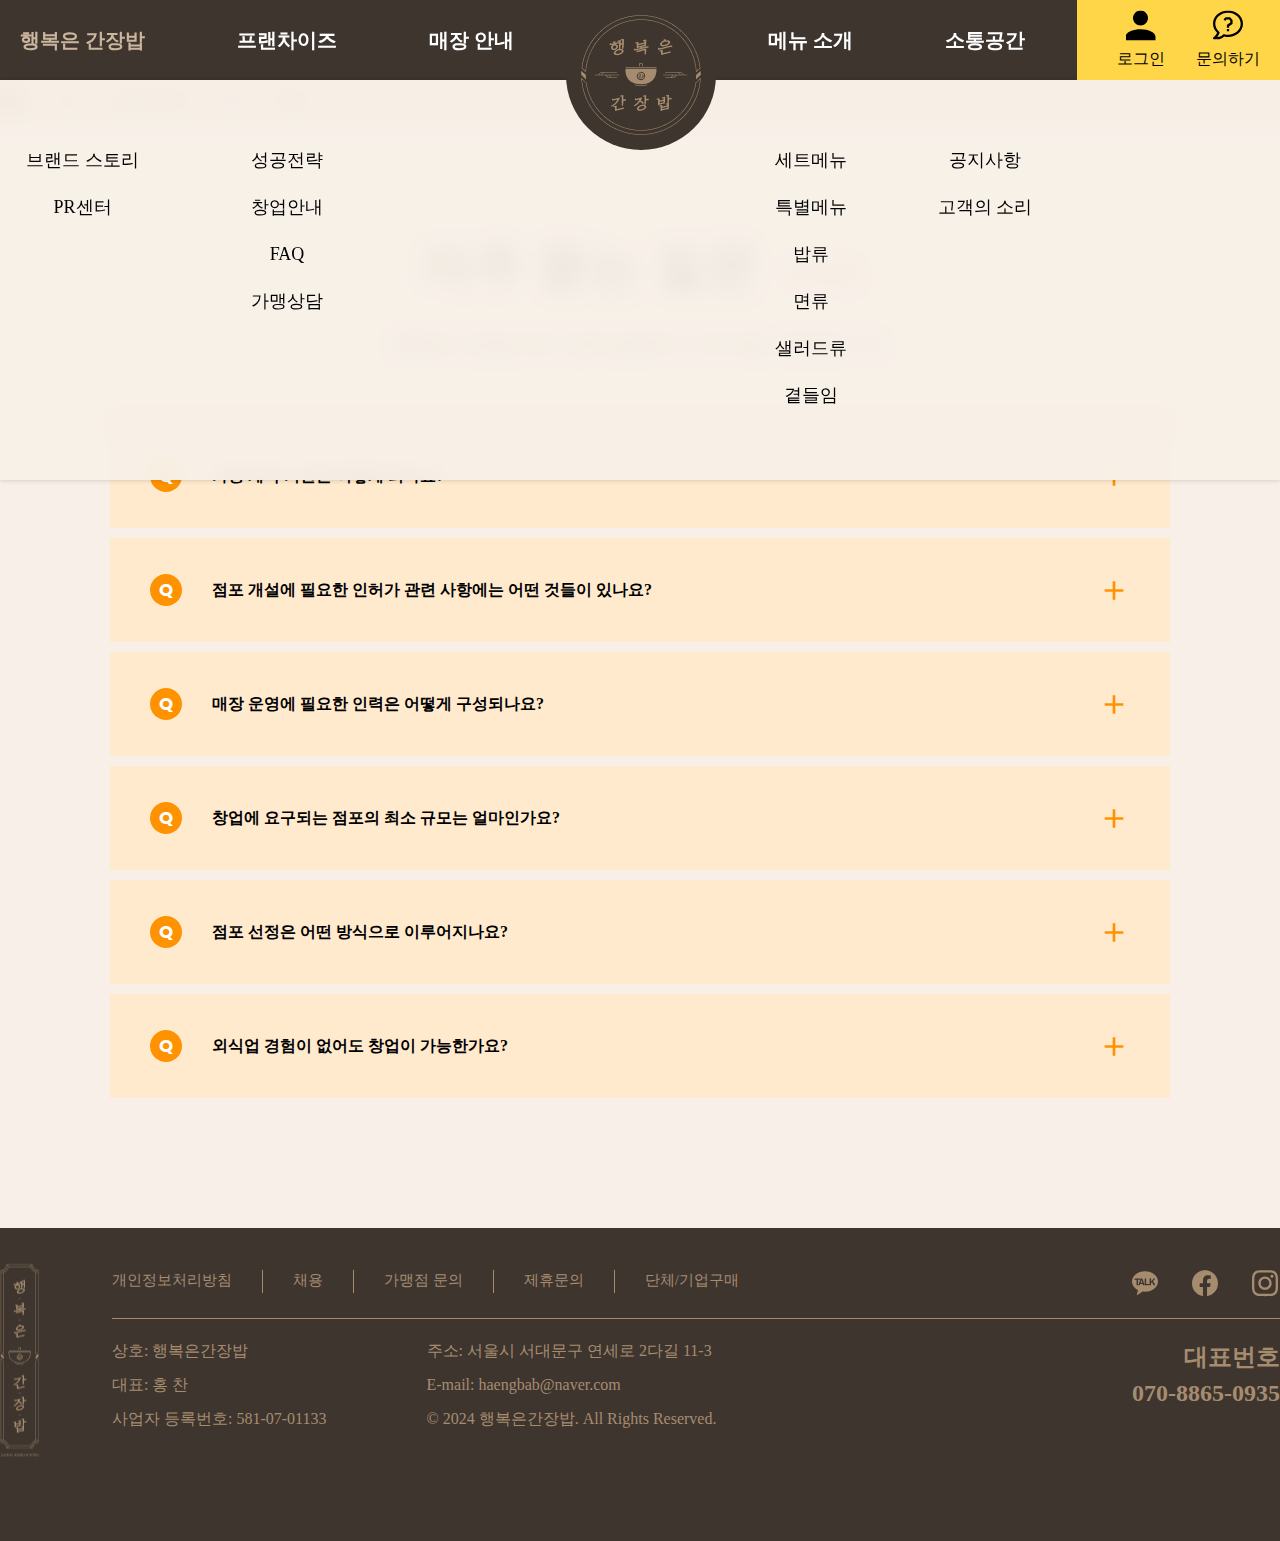
<file: hangbab/franchise/faq.html>
<!DOCTYPE html>
<html lang="ko">

<head>
    <meta charset="UTF-8">
    <meta name="viewport" content="width=device-width, initial-scale=1.0">
    <title>행복은간장밥</title>
    <script src="../assets/js/jquery-3.7.1.min.js"></script>

    <link rel="stylesheet" href="../assets/css/common.css">
    <link rel="stylesheet" href="../assets/css/sub.css">

    <script src="../assets/js/script.js"></script>

</head>

<body>
    <header id="header" class="clear">
        <nav class="">
            <ul id="gnb">
                <li>
                    <a href="../brand/brand_story.html" class="depth1">행복은 간장밥</a>
                    <ul class="depth2">
                        <li><a href="../brand/brand_story.html">브랜드 스토리</a></li>
                        <li><a href="../brand/brand_story.html">PR센터</a></li>
                    </ul>
                </li>
                <li>
                    <a href="../franchise/faq.html" class="depth1">프랜차이즈</a>
                    <ul class="depth2">
                        <li><a href="../franchise/faq.html">성공전략</a></li>
                        <li><a href="../franchise/faq.html">창업안내</a></li>
                        <li><a href="../franchise/faq.html">FAQ</a></li>
                        <li><a href="../franchise/faq.html">가맹상담</a></li>
                    </ul>
                </li>
                <li>
                    <a href="../store/find_store.html" class="depth1">매장 안내</a>
                </li>
                <li class="logo_bg">
                    <h1 class="logo"><a href="../index.html"><img src="../assets/images/logo_brown.png"
                                alt="행복은간장밥로고"></a></h1>
                </li>
                <li>
                    <a href="../menu/rice_list.html" class="depth1">메뉴 소개</a>
                    <ul class="depth2">
                        <li><a href="../menu/rice_list.html">세트메뉴</a></li>
                        <li><a href="../menu/rice_list.html">특별메뉴</a></li>
                        <li><a href="../menu/rice_list.html">밥류</a></li>
                        <li><a href="../menu/rice_list.html">면류</a></li>
                        <li><a href="../menu/rice_list.html">샐러드류</a></li>
                        <li><a href="../menu/rice_list.html">곁들임</a></li>
                    </ul>
                </li>
                <li>
                    <a href="../board/notice_list.html" class="depth1">소통공간</a>
                    <ul class="depth2">
                        <li><a href="../board/notice_list.html">공지사항</a></li>
                        <li><a href="../board/notice_list.html">고객의 소리</a></li>
                    </ul>
                </li>
                <li class="util">
                    <a href="../member/login.html" class="login">로그인</a>
                    <a href="../franchise/faq.html" class="inquiry">문의하기</a>
                </li>
            </ul>
        </nav>
    </header>
    <div class="container">
        <div class="path_box">
            <ul>
                <li><a href="../index.html"><img src="../assets/images/ico_path_box_home.svg" alt="홈"></a></li>
                <li><a href="../franchise/faq.html">프랜차이즈</a></li>
                <li><a href="../franchise/faq.html">FAQ</a></li>
            </ul>
        </div>
        <div id="con_wrap">
            <div class="tit_box">
                <h2>자주 묻는 질문<span>FAQ</span></h2>
                <p>행복은 간장밥 예비 점주님들께서 자주 묻는 질문입니다.</p>
            </div>
            <div class="faq_box">
                <ul>
                    <li>
                        <dl>
                            <dt>
                                <span class="q_ico">Q</span>
                                <strong>
                                    가맹 계약 기간은 어떻게 되나요?
                                </strong>
                            </dt>
                            <dd>
                                <div class="wrap">
                                    <span class="answer_ico">A</span>
                                    <div class="answer_box">
                                        2년을 기본으로 하여 체결되며, 1년 단위로 갱신됩니다.
                                    </div>
                                </div>
                            </dd>
                        </dl>
                    </li>
                    <li>
                        <dl>
                            <dt>
                                <span class="q_ico">Q</span>
                                <strong>
                                    점포 개설에 필요한 인허가 관련 사항에는 어떤 것들이 있나요?
                                </strong>
                            </dt>
                            <dd>
                                <div class="wrap">
                                    <span class="answer_ico">A</span>
                                    <div class="answer_box">
                                        사업자 등록증, 사업자 계좌, 보건증, 위생 교육 필증, 영업 신고증 등의 서류가<br>
                                        구비되어야 하며 본사의 안내에 따라 발급 절차를 진행하시면 됩니다.
                                    </div>
                                </div>
                            </dd>
                        </dl>
                    </li>
                    <li>
                        <dl>
                            <dt>
                                <span class="q_ico">Q</span>
                                <strong>
                                    매장 운영에 필요한 인력은 어떻게 구성되나요?
                                </strong>
                            </dt>
                            <dd>
                                <div class="wrap">
                                    <span class="answer_ico">A</span>
                                    <div class="answer_box">
                                        49.5제곱미터(15평) 기준, 3인(직원 2, 아르바이트 1)으로 구성된 근무 형태를 권장합니다.
                                    </div>
                                </div>
                            </dd>
                        </dl>
                    </li>
                    <li>
                        <dl>
                            <dt>
                                <span class="q_ico">Q</span>
                                <strong>
                                    창업에 요구되는 점포의 최소 규모는 얼마인가요?
                                </strong>
                            </dt>
                            <dd>
                                <div class="wrap">
                                    <span class="answer_ico">A</span>
                                    <div class="answer_box">
                                        원활한 매장 운영을 위해 39.6제곱미터(12평) 이상을 기준으로 하고 있습니다.
                                    </div>
                                </div>
                            </dd>
                        </dl>
                    </li>
                    <li>
                        <dl>
                            <dt>
                                <span class="q_ico">Q</span>
                                <strong>
                                    점포 선정은 어떤 방식으로 이루어지나요?
                                </strong>
                            </dt>
                            <dd>
                                <div class="wrap">
                                    <span class="answer_ico">A</span>
                                    <div class="answer_box">
                                        점주님께서 희망하시는 점포에 대한 본사의 타당성 검토 후 출점을 원칙으로 하나,<br>
                                        본사의 추천을 요구하시는 경우에는 충분한 협의를 통해 최종 결정하게 됩니다.
                                    </div>
                                </div>
                            </dd>
                        </dl>
                    </li>
                    <li>
                        <dl>
                            <dt>
                                <span class="q_ico">Q</span>
                                <strong>
                                    외식업 경험이 없어도 창업이 가능한가요?
                                </strong>
                            </dt>
                            <dd>
                                <div class="wrap">
                                    <span class="answer_ico">A</span>
                                    <div class="answer_box">
                                        행복은 간장밥의 모든 메뉴는 특별한 조리 과정이 요구되지 않으며,<br>
                                        본사에서 대부분의 식재료를 사전 처리하여 각 점포로 배송하기 때문에<br>
                                        누구나 쉽게 매장 운영이 가능합니다.
                                    </div>
                                </div>
                            </dd>
                        </dl>
                    </li>
                </ul>
            </div>
        </div>
    </div>
    <footer id="footer">
        <div class="footer_inner clear">
            <a href="index.html" class="logo_vtc"><img src="../assets/images/logo_vertical.png" alt="행복은간장밥"></a>
            <div class="footer_top clear">
                <div class="footer_links left">
                    <ul>
                        <li><a href="#">개인정보처리방침</a></li>
                        <li><a href="#">채용</a></li>
                        <li><a href="#">가맹점 문의</a></li>
                        <li><a href="#">제휴문의</a></li>
                        <li><a href="#">단체/기업구매</a></li>
                    </ul>
                </div>
                <div class="sns right">
                    <a href="#">페이스북</a>
                    <a href="#">인스타그램</a>
                    <a href="#">블로그</a>
                </div>
            </div>
            <div class="footer_btm clear">
                <div class="about_us left">
                    <ul>
                        <li>상호: 행복은간장밥</li>
                        <li>대표: 홍 찬</li>
                        <li>사업자 등록번호: 581-07-01133</li>
                    </ul>
                </div>
                <div class="address left">
                    <ul>
                        <li>주소: 서울시 서대문구 연세로 2다길 11-3</li>
                        <li>E-mail: haengbab@naver.com</li>
                        <li>&copy; 2024 행복은간장밥. All Rights Reserved.</li>
                    </ul>
                </div>
                <div class="number right">
                    대표번호<br>070-8865-0935
                </div>

            </div>
        </div>
    </footer>


</body>

</html>
</file>
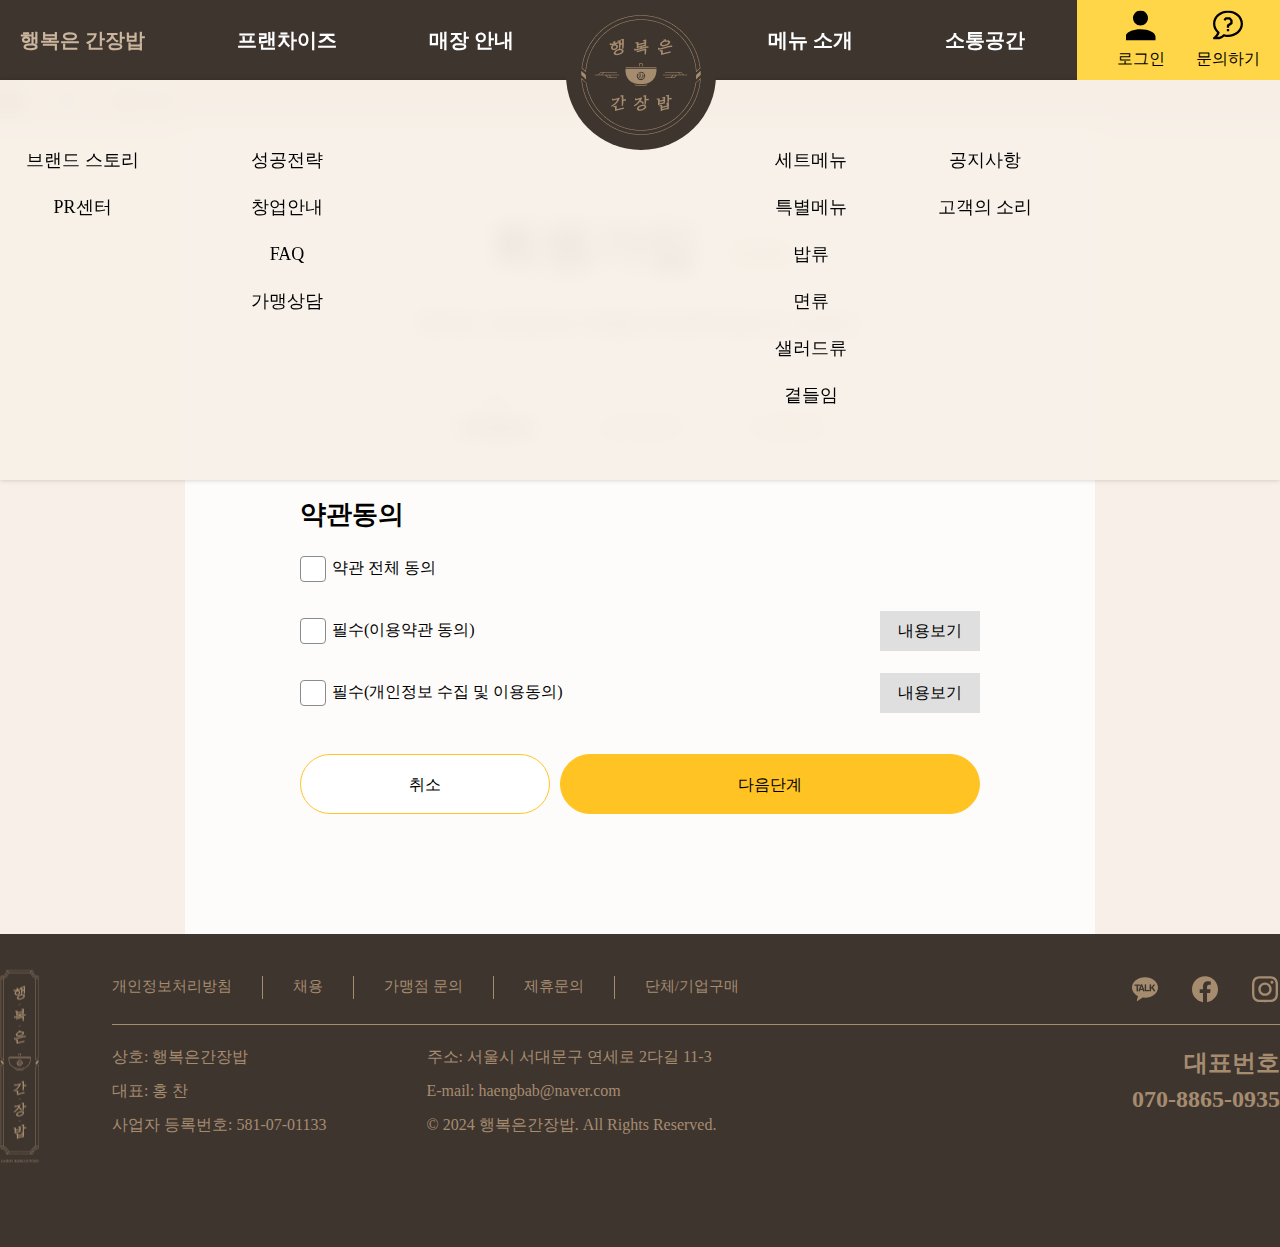
<file: hangbab/member/join_step1.html>
<!DOCTYPE html>
<html lang="ko">
<head>
    <meta charset="UTF-8">
    <meta name="viewport" content="width=device-width, initial-scale=1.0">
    <title>행복은간장밥</title>
    <script src="../assets/js/jquery-3.7.1.min.js"></script>

    <link rel="stylesheet" href="../assets/css/common.css">
    <link rel="stylesheet" href="../assets/css/member.css">
    <script src="../assets/js/script.js"></script>

</head>
<body>
    <header id="header" class="clear">
        <nav class="">
            <ul id="gnb">
                <li>
                    <a href="../brand/brand_story.html" class="depth1">행복은 간장밥</a>
                    <ul class="depth2">
                        <li><a href="../brand/brand_story.html">브랜드 스토리</a></li>
                        <li><a href="../brand/brand_story.html">PR센터</a></li>
                    </ul>
                </li>
                <li>
                    <a href="../franchise/faq.html" class="depth1">프랜차이즈</a>
                    <ul class="depth2">
                        <li><a href="../franchise/faq.html">성공전략</a></li>
                        <li><a href="../franchise/faq.html">창업안내</a></li>
                        <li><a href="../franchise/faq.html">FAQ</a></li>
                        <li><a href="../franchise/faq.html">가맹상담</a></li>
                    </ul>
                </li>
                <li>
                    <a href="../store/find_store.html" class="depth1">매장 안내</a>
                </li>
                <li class="logo_bg">
                    <h1 class="logo"><a href="../index.html"><img src="../assets/images/logo_brown.png" alt="행복은간장밥로고"></a></h1>
                </li>
                <li>
                    <a href="../menu/rice_list.html" class="depth1">메뉴 소개</a>
                    <ul class="depth2">
                        <li><a href="../menu/rice_list.html">세트메뉴</a></li>
                        <li><a href="../menu/rice_list.html">특별메뉴</a></li>
                        <li><a href="../menu/rice_list.html">밥류</a></li>
                        <li><a href="../menu/rice_list.html">면류</a></li>
                        <li><a href="../menu/rice_list.html">샐러드류</a></li>
                        <li><a href="../menu/rice_list.html">곁들임</a></li>
                    </ul>
                </li>
                <li>
                    <a href="../board/notice_list.html" class="depth1">소통공간</a>
                    <ul class="depth2">
                        <li><a href="../board/notice_list.html">공지사항</a></li>
                        <li><a href="../board/notice_list.html">고객의 소리</a></li>
                    </ul>
                </li>
                <li class="util">
                    <a href="../member/login.html" class="login">로그인</a>
                    <a href="../franchise/faq.html" class="inquiry">문의하기</a>
                </li>
            </ul>
        </nav>
    </header>
    <div class="container">
        <div class="path_box">
            <ul>
                <li><a href="../index.html"><img src="../assets/images/ico_path_box_home.svg" alt="홈"></a></li>
                <li><span>회원가입</span></li>
            </ul>
        </div>
        <div id="join_wrap">
            <div class="tit_box">
                <h2>회원가입<span>Join</span></h2>    
                <p>행복은 간장밥만의 특별한 회원혜택을 만나보세요.</p>
            </div>
            <div class="step_box">
                <ol>
                    <li class="current">약관동의</li>
                    <li>정보입력</li>
                    <li>가입완료</li>
                </ol>
            </div>
            
            <form>
                <fieldset>
                    <legend>약관동의 폼</legend>
                    <div class="form_box">
                        <h3>약관동의</h3>
                        <div class="chk_row row">
                            <input type="checkbox" id="chkAll">
                            <label for="chkAll">약관 전체 동의</label>
                        </div>  
                        <div class="chk_row row">
                            <input type="checkbox" id="terms" class="indivi">
                            <label for="terms"><em>필수</em>(이용약관 동의)</label>
                            <button type="button" class="btn_view">내용보기</button>
                        </div> 
                        <div class="scroll_wrap">
                            <strong>수집하는 개인정보의 항목</strong>
                            <div>
                                <ol class="circle">
                                    <li>연락처: 당사는 귀하의 이름, 성, 우편주소, 배송지 주소, 전화번호, 이메일 주소 및 기타 이와 유사한 정보를 포함한 개인 연락처 정보 또는 사업 연락처 정보를 수집할 수 있습니다.</li>
                                    <li>결제 정보: 온라인 구매를 하는 경우, 귀하는 귀하가 선택하는 결제 형태에 따라 신용/직불카드 번호 및 관련 금융정보(유효기간, 보안코드, 청구지 주소 등) 또는 기타 결제 방식(행복은간장밥® 카드를 통한 결제 등)에 대한 정보를 제공해야 합니다.</li>
                                    <li>계정 정보: 당사는 귀하가 계정을 생성하거나, 온라인 서비스에 접속하거나, 당사 제품을 구매할 때 귀하의 사용자명 및 비밀번호 등의 정보를 수집합니다. 계정 정보는 또한 귀하가 행복은간장밥 서비스를 구매하거나 가입한 방법, 귀하의 거래, 귀하가 이용하는 행복은간장밥 서비스에 대한 청구 및 지원 내역, 귀하가 생성한 계정과 관련된 기타 사항을 포함할 수 있습니다</li>
                                </ol>
                            </div>
                        </div> 
                        <div class="chk_row row">
                            <input type="checkbox" id="privercy" class="indivi">
                            <label for="privercy"><em>필수</em>(개인정보 수집 및 이용동의)</label>
                            <button type="button" class="btn_view">내용보기</button>
                        </div>
                        <div class="scroll_wrap">
                            <strong>수집하는 개인정보의 항목</strong>
                            <div>
                                <ol class="circle">
                                    <li>연락처: 당사는 귀하의 이름, 성, 우편주소, 배송지 주소, 전화번호, 이메일 주소 및 기타 이와 유사한 정보를 포함한 개인 연락처 정보 또는 사업 연락처 정보를 수집할 수 있습니다.</li>
                                    <li>결제 정보: 온라인 구매를 하는 경우, 귀하는 귀하가 선택하는 결제 형태에 따라 신용/직불카드 번호 및 관련 금융정보(유효기간, 보안코드, 청구지 주소 등) 또는 기타 결제 방식(행복은간장밥® 카드를 통한 결제 등)에 대한 정보를 제공해야 합니다.</li>
                                    <li>계정 정보: 당사는 귀하가 계정을 생성하거나, 온라인 서비스에 접속하거나, 당사 제품을 구매할 때 귀하의 사용자명 및 비밀번호 등의 정보를 수집합니다. 계정 정보는 또한 귀하가 행복은간장밥 서비스를 구매하거나 가입한 방법, 귀하의 거래, 귀하가 이용하는 행복은간장밥 서비스에 대한 청구 및 지원 내역, 귀하가 생성한 계정과 관련된 기타 사항을 포함할 수 있습니다</li>
                                </ol>
                            </div>
                        </div>
                        <div class="btn_row row">
                            <button type="reset" class="btn_cancel btn_out">취소</button>
                            <button type="button" class="btn_next btn_fil" onclick="location.href = 'join_step2.html'">다음단계</button>
                        </div>  
                    </div>
                </fieldset>
            </form>
        </div>
    </div>
    <footer id="footer">
        <div class="footer_inner clear">
            <a href="index.html" class="logo_vtc"><img src="../assets/images/logo_vertical.png" alt="행복은간장밥"></a>
            <div class="footer_top clear">
                <div class="footer_links left">                
                    <ul>
                        <li><a href="#">개인정보처리방침</a></li>
                        <li><a href="#">채용</a></li>
                        <li><a href="#">가맹점 문의</a></li>
                        <li><a href="#">제휴문의</a></li>
                        <li><a href="#">단체/기업구매</a></li>
                    </ul>
                </div>
                <div class="sns right">
                    <a href="#">페이스북</a>
                    <a href="#">인스타그램</a>
                    <a href="#">블로그</a>
                </div>
            </div>
            <div class="footer_btm clear">
                <div class="about_us left">
                    <ul>
                        <li>상호: 행복은간장밥</li>
                        <li>대표: 홍 찬</li>
                        <li>사업자 등록번호: 581-07-01133</li>
                    </ul>
                </div>
                <div class="address left">
                    <ul>
                        <li>주소: 서울시 서대문구 연세로 2다길 11-3</li>
                        <li>E-mail: haengbab@naver.com</li>
                        <li>&copy; 2024 행복은간장밥. All Rights Reserved.</li>
                    </ul>
                </div>
                <div class="number right">
                    대표번호<br>070-8865-0935
                </div>
                
            </div>
        </div>
    </footer>
</body>
</html>
</file>
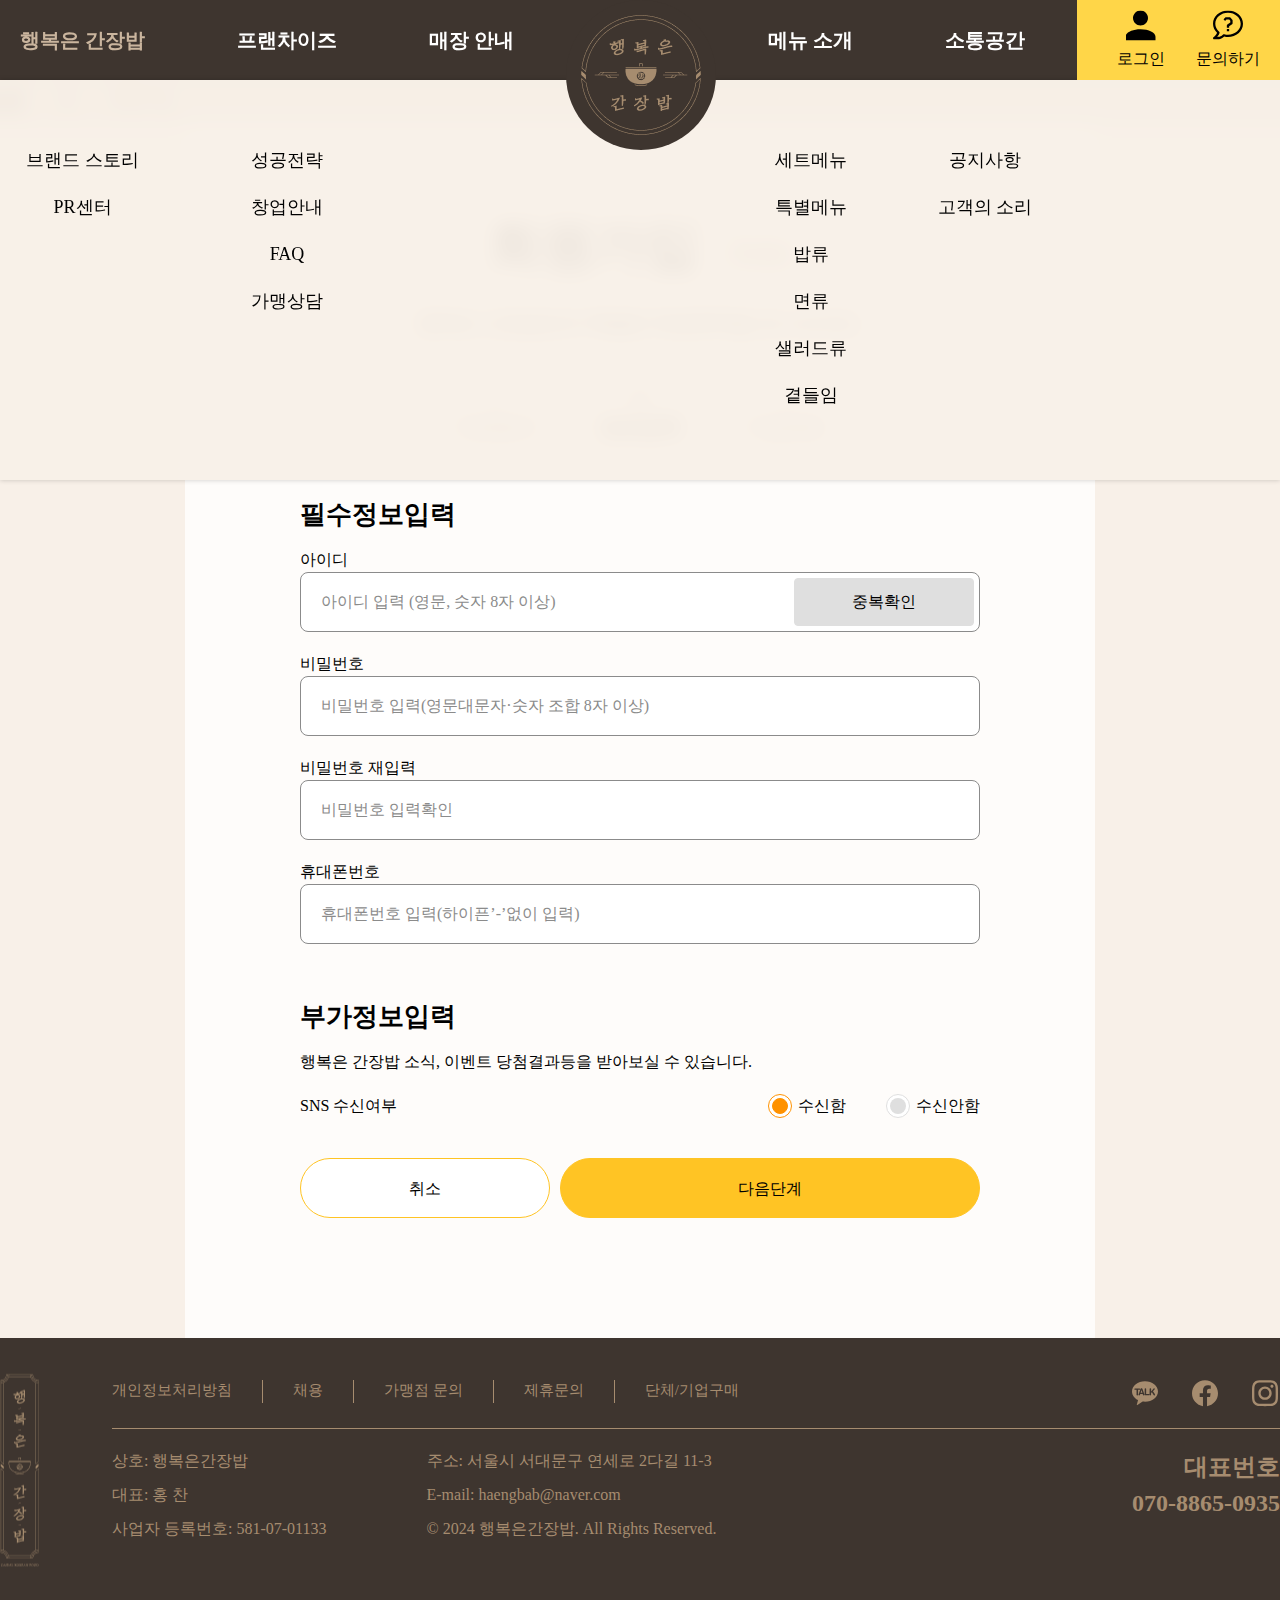
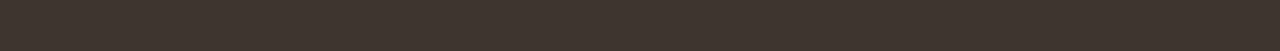
<file: hangbab/member/join_step2.html>
<!DOCTYPE html>
<html lang="ko">
<head>
    <meta charset="UTF-8">
    <meta name="viewport" content="width=device-width, initial-scale=1.0">
    <title>행복은간장밥</title>
    <script src="../assets/js/jquery-3.7.1.min.js"></script>

    <link rel="stylesheet" href="../assets/css/common.css">
    <link rel="stylesheet" href="../assets/css/member.css">
    <script src="../assets/js/script.js"></script>

</head>
<body>
    <header id="header" class="clear">
        <nav class="">
            <ul id="gnb">
                <li>
                    <a href="../brand/brand_story.html" class="depth1">행복은 간장밥</a>
                    <ul class="depth2">
                        <li><a href="../brand/brand_story.html">브랜드 스토리</a></li>
                        <li><a href="../brand/brand_story.html">PR센터</a></li>
                    </ul>
                </li>
                <li>
                    <a href="../franchise/faq.html" class="depth1">프랜차이즈</a>
                    <ul class="depth2">
                        <li><a href="../franchise/faq.html">성공전략</a></li>
                        <li><a href="../franchise/faq.html">창업안내</a></li>
                        <li><a href="../franchise/faq.html">FAQ</a></li>
                        <li><a href="../franchise/faq.html">가맹상담</a></li>
                    </ul>
                </li>
                <li>
                    <a href="../store/find_store.html" class="depth1">매장 안내</a>
                </li>
                <li class="logo_bg">
                    <h1 class="logo"><a href="../index.html"><img src="../assets/images/logo_brown.png" alt="행복은간장밥로고"></a></h1>
                </li>
                <li>
                    <a href="../menu/rice_list.html" class="depth1">메뉴 소개</a>
                    <ul class="depth2">
                        <li><a href="../menu/rice_list.html">세트메뉴</a></li>
                        <li><a href="../menu/rice_list.html">특별메뉴</a></li>
                        <li><a href="../menu/rice_list.html">밥류</a></li>
                        <li><a href="../menu/rice_list.html">면류</a></li>
                        <li><a href="../menu/rice_list.html">샐러드류</a></li>
                        <li><a href="../menu/rice_list.html">곁들임</a></li>
                    </ul>
                </li>
                <li>
                    <a href="../board/notice_list.html" class="depth1">소통공간</a>
                    <ul class="depth2">
                        <li><a href="../board/notice_list.html">공지사항</a></li>
                        <li><a href="../board/notice_list.html">고객의 소리</a></li>
                    </ul>
                </li>
                <li class="util">
                    <a href="../member/login.html" class="login">로그인</a>
                    <a href="../franchise/faq.html" class="inquiry">문의하기</a>
                </li>
            </ul>
        </nav>
    </header>
    <div class="container">
        <div class="path_box">
            <ul>
                <li><a href="../index.html"><img src="../assets/images/ico_path_box_home.svg" alt="홈"></a></li>
                <li><span>회원가입</span></li>
            </ul>
        </div>
        <div id="join_wrap">
            <div class="tit_box">
                <h2>회원가입<span>Join</span></h2>    
                <p>행복은 간장밥만의 특별한 회원혜택을 만나보세요.</p>
            </div>
            <div class="step_box">
                <ol>
                    <li>약관동의</li>
                    <li class="current">정보입력</li>
                    <li>가입완료</li>
                </ol>
            </div>
            
            <form>
                <fieldset>
                    <legend>필수정보입력 폼</legend>
                    <div class="form_box">
                        <h3>필수정보입력</h3>
                        <div class="inp_row row">
                            <label for="userId">아이디</label>
                            <p class="inp_txt">
                                <input type="text" id="userId" placeholder="아이디 입력 (영문, 숫자 8자 이상)">
                                <button type="button" class="btn_dbchk">중복확인</button>
                                <span class="err_msg j2_id_msg">에러 메세지</span>
                            </p>
                        </div>
                        <div class="inp_row row">
                            <label for="pw1">비밀번호</label>
                            <p class="inp_txt">
                                <input type="password" id="pw1" placeholder="비밀번호 입력(영문대문자·숫자 조합 8자 이상)">
                                <span class="err_msg j2_pw1_msg">에러 메세지</span>
                            </p>
                        </div>
                        <div class="inp_row row">
                            <label for="pw2">비밀번호 재입력</label>
                            <p class="inp_txt">
                                <input type="password" id="pw2" placeholder="비밀번호 입력확인">
                                <span class="err_msg j2_pw2_msg">에러 메세지</span>
                            </p>
                        </div>
                        <div class="inp_row row">
                            <label for="userPhone">휴대폰번호</label>
                            <p class="inp_txt">
                                <input type="tel" id="userPhone" placeholder="휴대폰번호 입력(하이픈’-’없이 입력)">
                                <span class="err_msg j2_phone_msg">에러 메세지</span>
                            </p>
                        </div>
                    </div>
                </fieldset>

                <fieldset>
                    <legend>선택정보입력 폼</legend>
                    <div class="form_box">
                        <h3>부가정보입력</h3>
                        <p>행복은 간장밥 소식, 이벤트 당첨결과등을 받아보실 수 있습니다.</p>
                        <div class="radio_row">
                            <span>SNS 수신여부</span>
                            <p>
                                <input type="radio" name="mailing" id="no" class="mailing">
                                <label for="no">수신안함</label>
                            </p>  
                            <p>
                                <input type="radio" name="mailing" id="yes" class="mailing" checked>
                                <label for="yes">수신함</label>
                            </p>
                        </div>
                        <div class="btn_row row">
                            <button type="reset" class="btn_out btn_cancel">취소</button>
                            <button type="button" class="btn_fil btn_next" onclick="location.href = 'join_step3.html'">다음단계</button>
                        </div>
                    </div>
                </fieldset>

            </form>
        </div>
    </div>
    <footer id="footer">
        <div class="footer_inner clear">
            <a href="index.html" class="logo_vtc"><img src="../assets/images/logo_vertical.png" alt="행복은간장밥"></a>
            <div class="footer_top clear">
                <div class="footer_links left">                
                    <ul>
                        <li><a href="#">개인정보처리방침</a></li>
                        <li><a href="#">채용</a></li>
                        <li><a href="#">가맹점 문의</a></li>
                        <li><a href="#">제휴문의</a></li>
                        <li><a href="#">단체/기업구매</a></li>
                    </ul>
                </div>
                <div class="sns right">
                    <a href="#">페이스북</a>
                    <a href="#">인스타그램</a>
                    <a href="#">블로그</a>
                </div>
            </div>
            <div class="footer_btm clear">
                <div class="about_us left">
                    <ul>
                        <li>상호: 행복은간장밥</li>
                        <li>대표: 홍 찬</li>
                        <li>사업자 등록번호: 581-07-01133</li>
                    </ul>
                </div>
                <div class="address left">
                    <ul>
                        <li>주소: 서울시 서대문구 연세로 2다길 11-3</li>
                        <li>E-mail: haengbab@naver.com</li>
                        <li>&copy; 2024 행복은간장밥. All Rights Reserved.</li>
                    </ul>
                </div>
                <div class="number right">
                    대표번호<br>070-8865-0935
                </div>
                
            </div>
        </div>
    </footer>

</body>
</html>
</file>
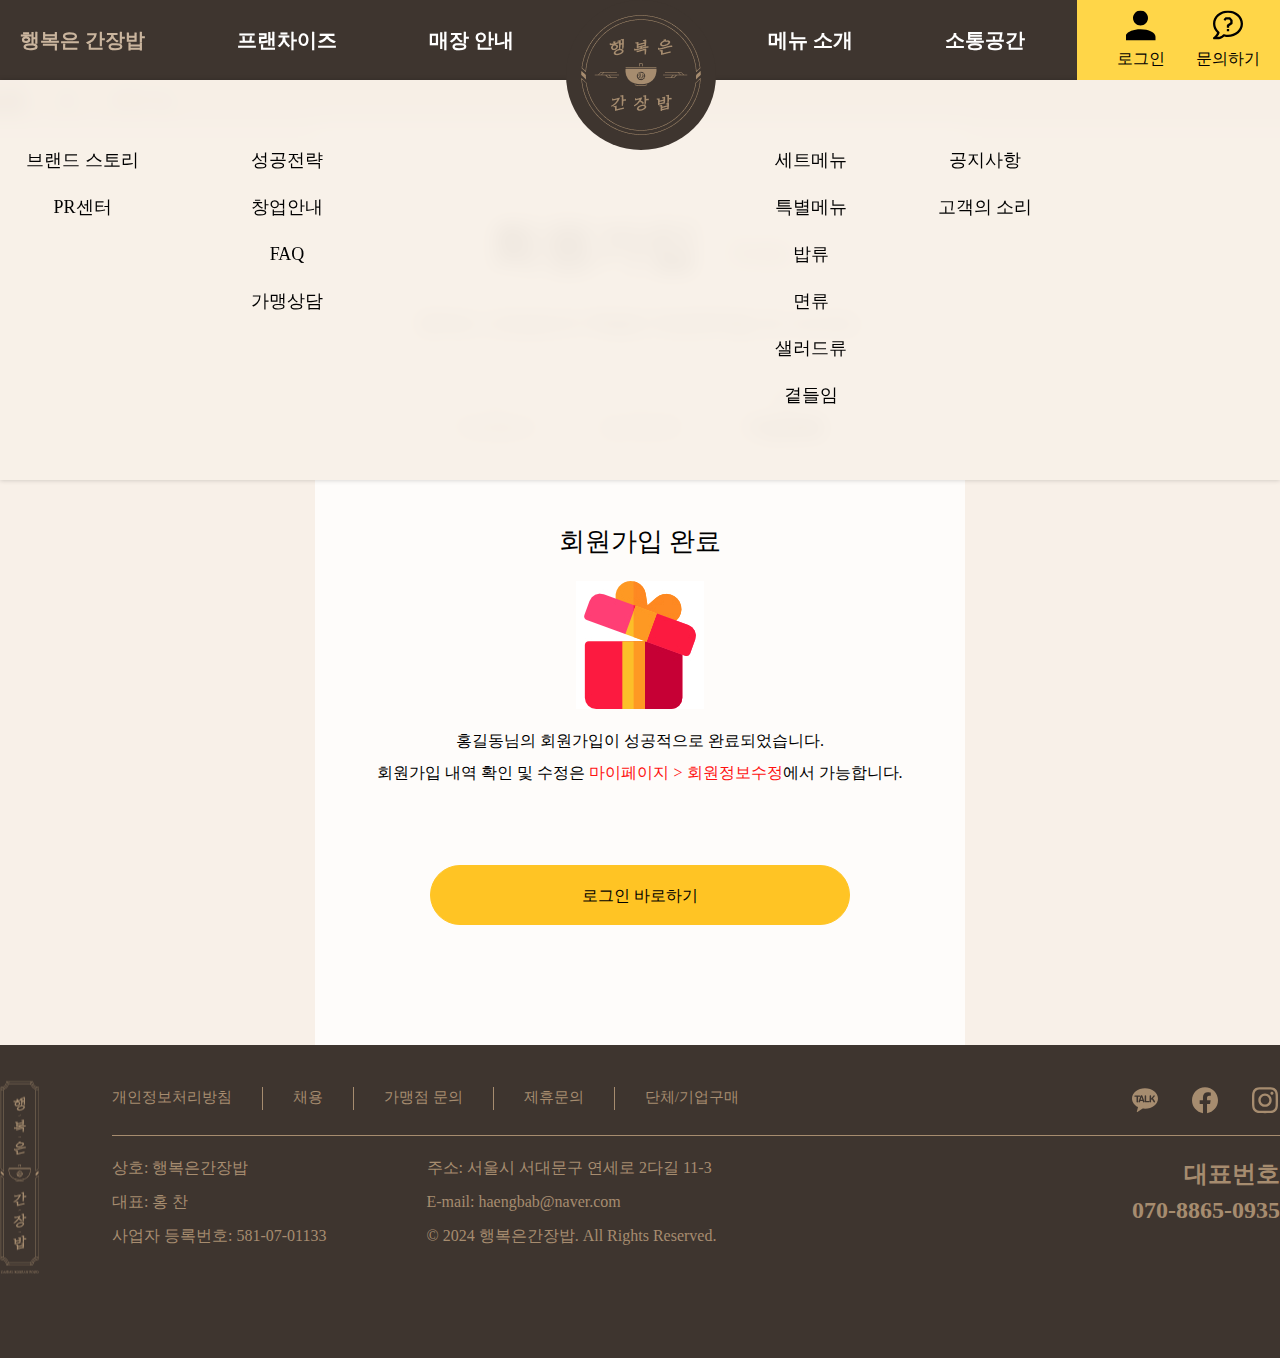
<file: hangbab/member/join_step3.html>
<!DOCTYPE html>
<html lang="ko">
<head>
    <meta charset="UTF-8">
    <meta name="viewport" content="width=device-width, initial-scale=1.0">
    <title>행복은간장밥</title>
    <script src="../assets/js/jquery-3.7.1.min.js"></script>

    <link rel="stylesheet" href="../assets/css/common.css">
    <link rel="stylesheet" href="../assets/css/member.css">
    <script src="../assets/js/script.js"></script>

</head>
<body>
    <header id="header" class="clear">
        <nav class="">
            <ul id="gnb">
                <li>
                    <a href="../brand/brand_story.html" class="depth1">행복은 간장밥</a>
                    <ul class="depth2">
                        <li><a href="../brand/brand_story.html">브랜드 스토리</a></li>
                        <li><a href="../brand/brand_story.html">PR센터</a></li>
                    </ul>
                </li>
                <li>
                    <a href="../franchise/faq.html" class="depth1">프랜차이즈</a>
                    <ul class="depth2">
                        <li><a href="../franchise/faq.html">성공전략</a></li>
                        <li><a href="../franchise/faq.html">창업안내</a></li>
                        <li><a href="../franchise/faq.html">FAQ</a></li>
                        <li><a href="../franchise/faq.html">가맹상담</a></li>
                    </ul>
                </li>
                <li>
                    <a href="../store/find_store.html" class="depth1">매장 안내</a>
                </li>
                <li class="logo_bg">
                    <h1 class="logo"><a href="../index.html"><img src="../assets/images/logo_brown.png" alt="행복은간장밥로고"></a></h1>
                </li>
                <li>
                    <a href="../menu/rice_list.html" class="depth1">메뉴 소개</a>
                    <ul class="depth2">
                        <li><a href="../menu/rice_list.html">세트메뉴</a></li>
                        <li><a href="../menu/rice_list.html">특별메뉴</a></li>
                        <li><a href="../menu/rice_list.html">밥류</a></li>
                        <li><a href="../menu/rice_list.html">면류</a></li>
                        <li><a href="../menu/rice_list.html">샐러드류</a></li>
                        <li><a href="../menu/rice_list.html">곁들임</a></li>
                    </ul>
                </li>
                <li>
                    <a href="../board/notice_list.html" class="depth1">소통공간</a>
                    <ul class="depth2">
                        <li><a href="../board/notice_list.html">공지사항</a></li>
                        <li><a href="../board/notice_list.html">고객의 소리</a></li>
                    </ul>
                </li>
                <li class="util">
                    <a href="../member/login.html" class="login">로그인</a>
                    <a href="../franchise/faq.html" class="inquiry">문의하기</a>
                </li>
            </ul>
        </nav>
    </header>
    <div class="container">
        <div class="path_box">
            <ul>
                <li><a href="../index.html"><img src="../assets/images/ico_path_box_home.svg" alt="홈"></a></li>
                <li><span>회원가입</span></li>
            </ul>
        </div>
        <div id="join_wrap" class="w650">
            <div class="tit_box">
                <h2>회원가입<span>Join</span></h2>    
                <p>행복은 간장밥만의 특별한 회원혜택을 만나보세요.</p>
            </div>
            <div class="step_box">
                <ol>
                    <li>약관동의</li>
                    <li>정보입력</li>
                    <li class="current">가입완료</li>
                </ol>
            </div>
            
            <div class="content_box">
                <p class="tit"><strong>회원가입 완료</strong></p>
                <p class="ico_box"><img src="../assets/images/ico-celebration.jpg" alt=""></p>

                <div class="txt_box">
                    <p><strong>홍길동님의 회원가입이 성공적으로 완료되었습니다.</strong></p>
                    <p>회원가입 내역 확인 및 수정은 <em>마이페이지 > 회원정보수정</em>에서 가능합니다.</p>
                </div>
                
                <div class="btn_row row">
                    <button type="button" class="btn_fil" onclick="location.href = '../index.html'">로그인 바로하기</button>
                </div>
            </div>

        </div>
    </div>
    <footer id="footer">
        <div class="footer_inner clear">
            <a href="index.html" class="logo_vtc"><img src="../assets/images/logo_vertical.png" alt="행복은간장밥"></a>
            <div class="footer_top clear">
                <div class="footer_links left">                
                    <ul>
                        <li><a href="#">개인정보처리방침</a></li>
                        <li><a href="#">채용</a></li>
                        <li><a href="#">가맹점 문의</a></li>
                        <li><a href="#">제휴문의</a></li>
                        <li><a href="#">단체/기업구매</a></li>
                    </ul>
                </div>
                <div class="sns right">
                    <a href="#">페이스북</a>
                    <a href="#">인스타그램</a>
                    <a href="#">블로그</a>
                </div>
            </div>
            <div class="footer_btm clear">
                <div class="about_us left">
                    <ul>
                        <li>상호: 행복은간장밥</li>
                        <li>대표: 홍 찬</li>
                        <li>사업자 등록번호: 581-07-01133</li>
                    </ul>
                </div>
                <div class="address left">
                    <ul>
                        <li>주소: 서울시 서대문구 연세로 2다길 11-3</li>
                        <li>E-mail: haengbab@naver.com</li>
                        <li>&copy; 2024 행복은간장밥. All Rights Reserved.</li>
                    </ul>
                </div>
                <div class="number right">
                    대표번호<br>070-8865-0935
                </div>
                
            </div>
        </div>
    </footer>

</body>
</html>
</file>
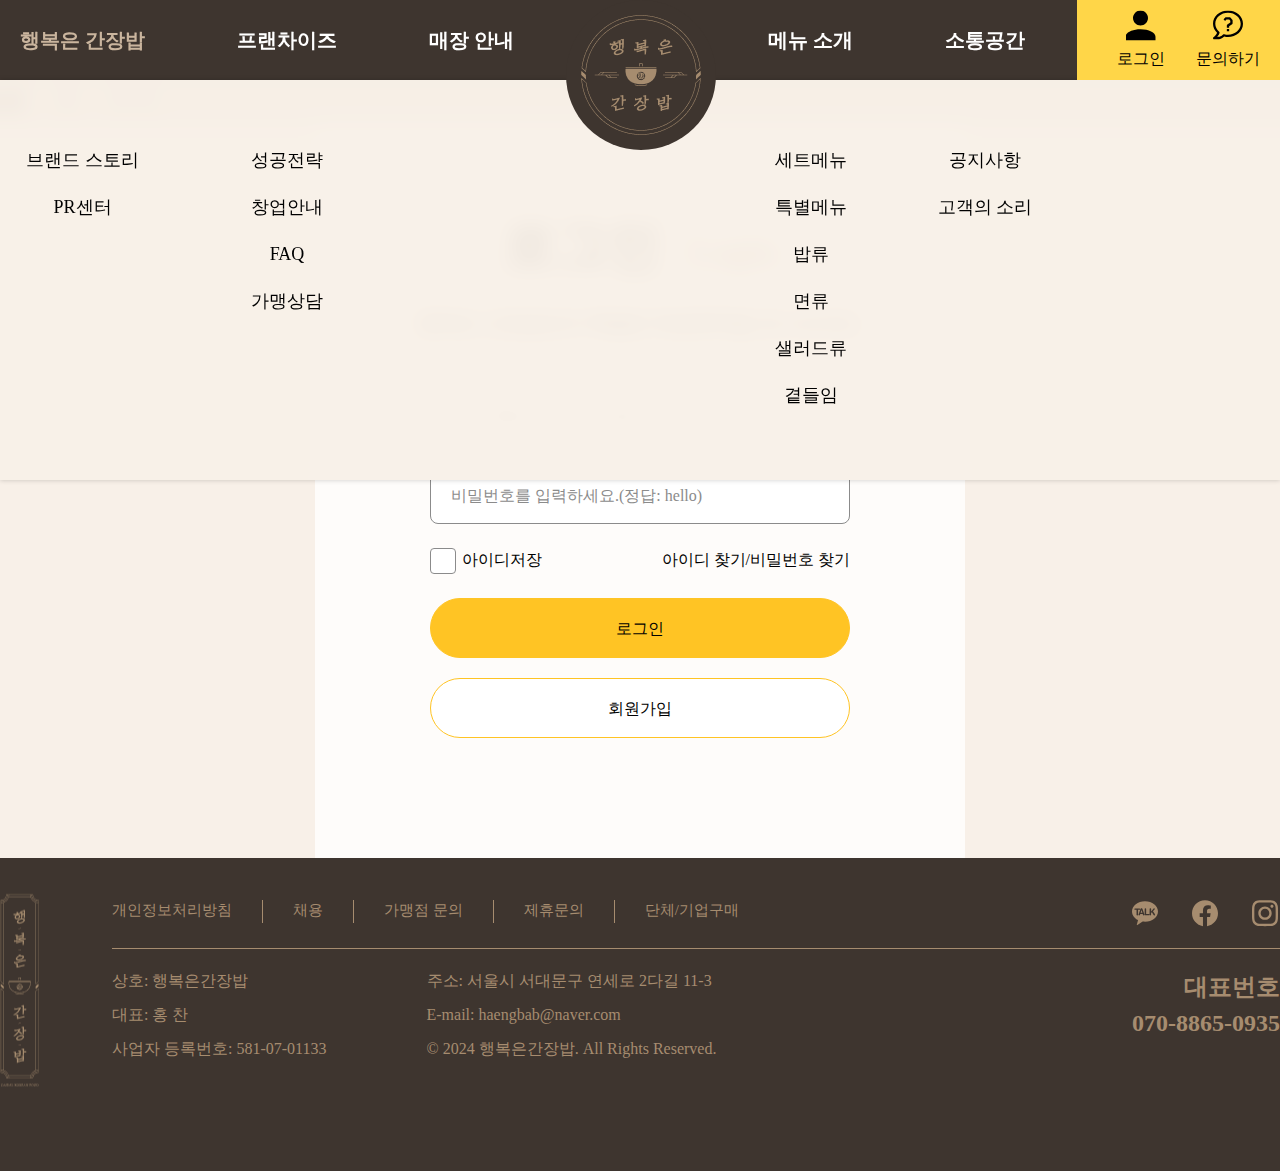
<file: hangbab/member/login.html>
<!DOCTYPE html>
<html lang="ko">

<head>
    <meta charset="UTF-8">
    <meta name="viewport" content="width=device-width, initial-scale=1.0">
    <title>행복은간장밥 로그인</title>
    <script src="../assets/js/jquery-3.7.1.min.js"></script>

    <link rel="stylesheet" href="../assets/css/common.css">
    <link rel="stylesheet" href="../assets/css/member.css">
    <script src="../assets/js/script.js"></script>

</head>

<body>
    <header id="header" class="clear">
        <nav class="">
            <ul id="gnb">
                <li>
                    <a href="../brand/brand_story.html" class="depth1">행복은 간장밥</a>
                    <ul class="depth2">
                        <li><a href="../brand/brand_story.html">브랜드 스토리</a></li>
                        <li><a href="../brand/brand_story.html">PR센터</a></li>
                    </ul>
                </li>
                <li>
                    <a href="../franchise/faq.html" class="depth1">프랜차이즈</a>
                    <ul class="depth2">
                        <li><a href="../franchise/faq.html">성공전략</a></li>
                        <li><a href="../franchise/faq.html">창업안내</a></li>
                        <li><a href="../franchise/faq.html">FAQ</a></li>
                        <li><a href="../franchise/faq.html">가맹상담</a></li>
                    </ul>
                </li>
                <li>
                    <a href="../store/find_store.html" class="depth1">매장 안내</a>
                </li>
                <li class="logo_bg">
                    <h1 class="logo"><a href="../index.html"><img src="../assets/images/logo_brown.png"
                                alt="행복은간장밥로고"></a></h1>
                </li>
                <li>
                    <a href="../menu/rice_list.html" class="depth1">메뉴 소개</a>
                    <ul class="depth2">
                        <li><a href="../menu/rice_list.html">세트메뉴</a></li>
                        <li><a href="../menu/rice_list.html">특별메뉴</a></li>
                        <li><a href="../menu/rice_list.html">밥류</a></li>
                        <li><a href="../menu/rice_list.html">면류</a></li>
                        <li><a href="../menu/rice_list.html">샐러드류</a></li>
                        <li><a href="../menu/rice_list.html">곁들임</a></li>
                    </ul>
                </li>
                <li>
                    <a href="../board/notice_list.html" class="depth1">소통공간</a>
                    <ul class="depth2">
                        <li><a href="../board/notice_list.html">공지사항</a></li>
                        <li><a href="../board/notice_list.html">고객의 소리</a></li>
                    </ul>
                </li>
                <li class="util">
                    <a href="../member/login.html" class="login">로그인</a>
                    <a href="../franchise/faq.html" class="inquiry">문의하기</a>
                </li>
            </ul>
        </nav>
    </header>
    <div class="container">
        <div class="path_box">
            <ul>
                <li><a href="../index.html"><img src="../assets/images/ico_path_box_home.svg" alt="홈"></a></li>
                <li><span>로그인</span></li>
            </ul>
        </div>
        <div id="cont_wrap">
            <div id="login_wrap">
                <div class="tit_box">
                    <h2>로그인<span>Login</span></h2>
                    <p>행복은 간장밥만의 특별한 회원혜택을 만나보세요.</p>
                </div>
                <form action="../index.html" onsubmit="" name="loginForm" id="loginForm">
                    <fieldset>
                        <legend>회원로그인</legend>
                        <div class="form_box">
                            <div class="inp_row row">
                                <span class="inp_txt">
                                    <input type="text" id="userId" placeholder="아이디를 입력하세요.(정답: sayhello)">
                                </span>
                                <p class="err_msg id_msg">에러 메세지</p>
                            </div>
                            <div class="inp_row row">
                                <span class="inp_txt">
                                    <input type="password" id="userPw" placeholder="비밀번호를 입력하세요.(정답: hello)">
                                </span>
                                <p class="err_msg pw_msg">에러 메세지</p>
                            </div>
                            <div class="chk_row row">
                                <p class="check">
                                    <input type="checkbox" id="idSave">
                                    <label for="idSave">아이디저장</label>
                                </p>
                                <p class="find">
                                    <a href="#">아이디 찾기/비밀번호 찾기</a>
                                </p>
                            </div>
                            <div class="btn_row row">
                                <button type="submit" id="btn_submit" class="btn_login btn_fil">로그인</button>
                                <a href="join_step1.html" class="btn_join  btn_out">회원가입</a>
                            </div>
                        </div>
                    </fieldset>
                </form>
            </div>

        </div>
    </div>
    <footer id="footer">
        <div class="footer_inner clear">
            <a href="index.html" class="logo_vtc"><img src="../assets/images/logo_vertical.png" alt="행복은간장밥"></a>
            <div class="footer_top clear">
                <div class="footer_links left">
                    <ul>
                        <li><a href="#">개인정보처리방침</a></li>
                        <li><a href="#">채용</a></li>
                        <li><a href="#">가맹점 문의</a></li>
                        <li><a href="#">제휴문의</a></li>
                        <li><a href="#">단체/기업구매</a></li>
                    </ul>
                </div>
                <div class="sns right">
                    <a href="#">페이스북</a>
                    <a href="#">인스타그램</a>
                    <a href="#">블로그</a>
                </div>
            </div>
            <div class="footer_btm clear">
                <div class="about_us left">
                    <ul>
                        <li>상호: 행복은간장밥</li>
                        <li>대표: 홍 찬</li>
                        <li>사업자 등록번호: 581-07-01133</li>
                    </ul>
                </div>
                <div class="address left">
                    <ul>
                        <li>주소: 서울시 서대문구 연세로 2다길 11-3</li>
                        <li>E-mail: haengbab@naver.com</li>
                        <li>&copy; 2024 행복은간장밥. All Rights Reserved.</li>
                    </ul>
                </div>
                <div class="number right">
                    대표번호<br>070-8865-0935
                </div>

            </div>
        </div>
    </footer>


</body>

</html>
</file>
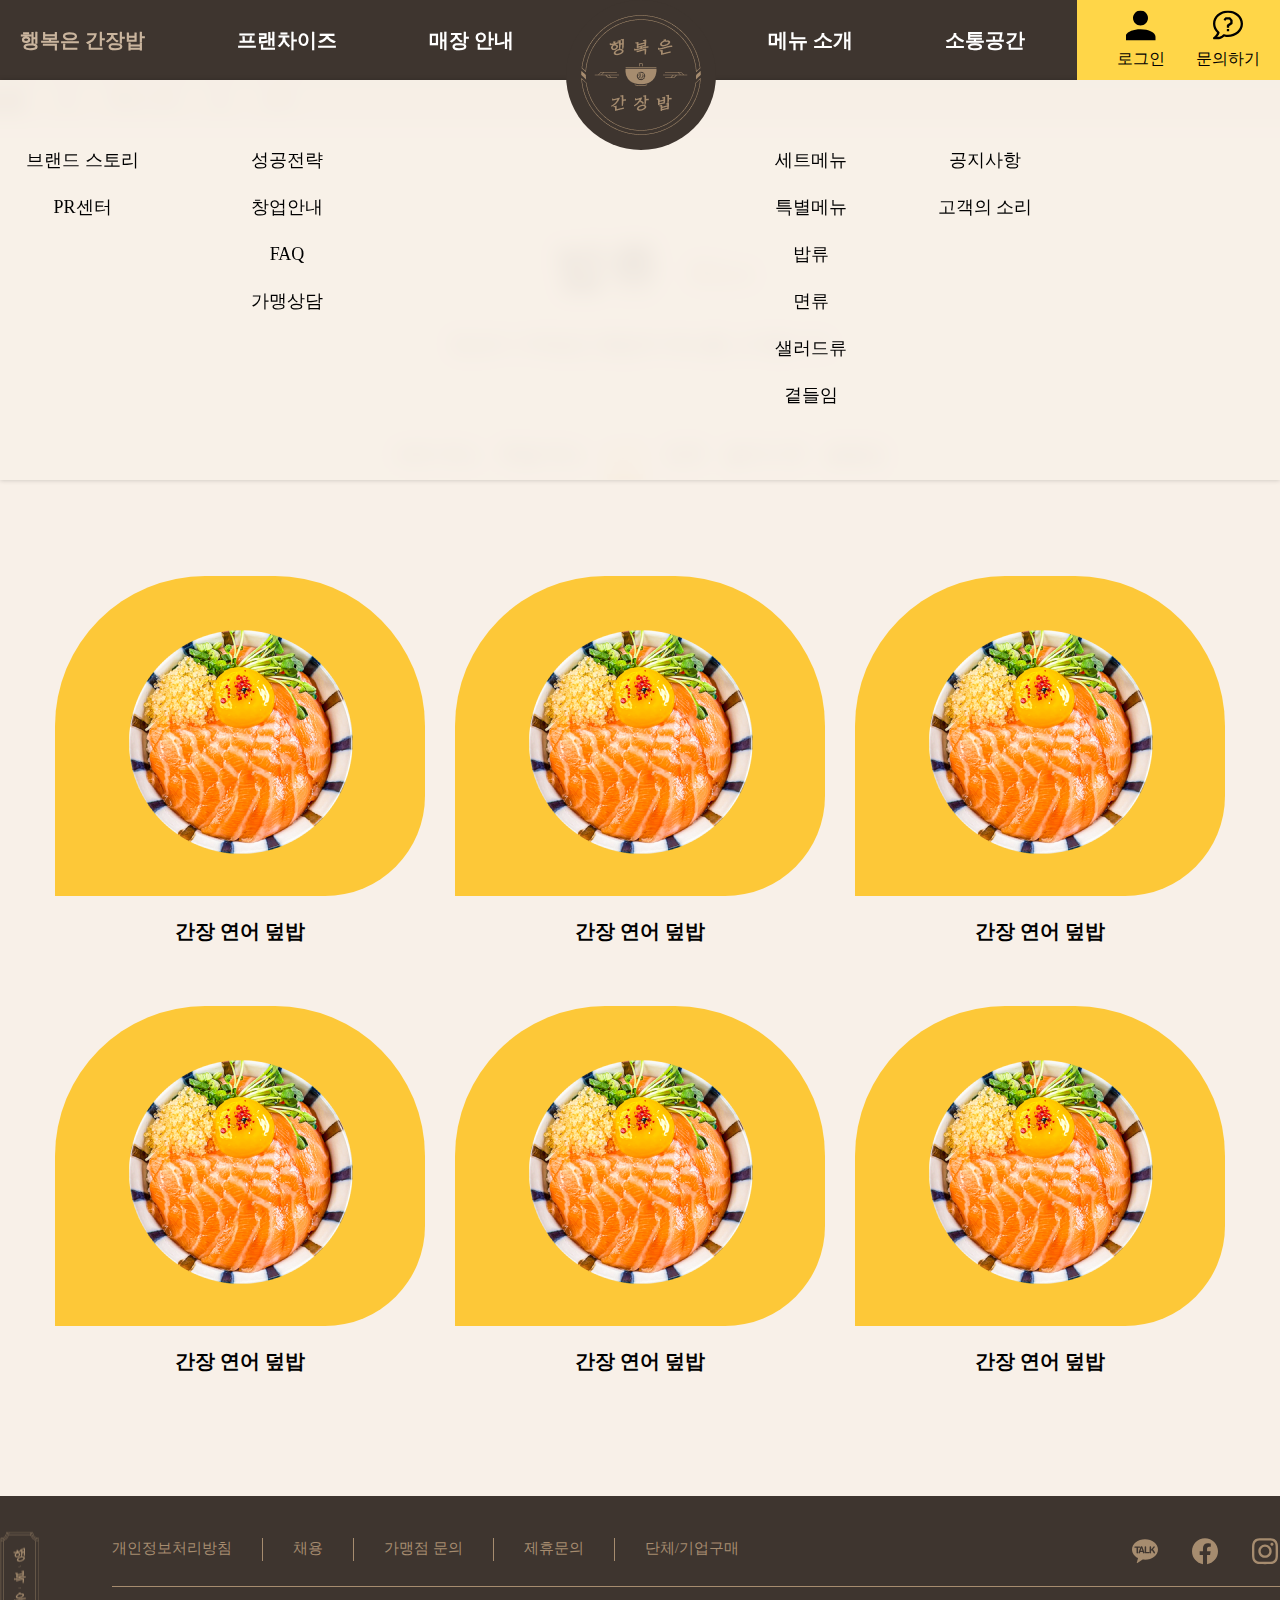
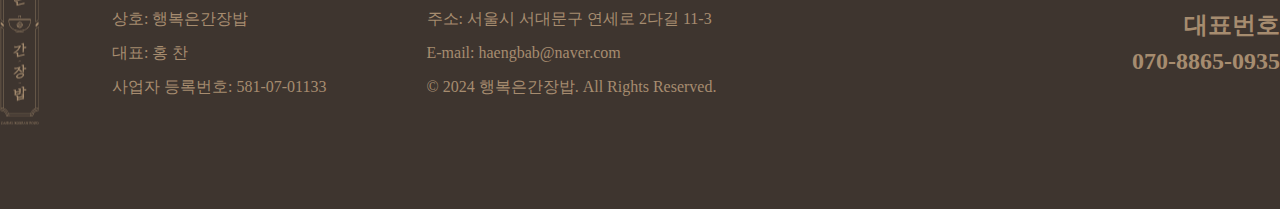
<file: hangbab/menu/rice_list.html>
<!DOCTYPE html>
<html lang="ko">
<head>
    <meta charset="UTF-8">
    <meta name="viewport" content="width=device-width, initial-scale=1.0">
    <title>행복은간장밥</title>
    <script src="../assets/js/jquery-3.7.1.min.js"></script>

    <link rel="stylesheet" href="../assets/css/common.css">
    <link rel="stylesheet" href="../assets/css/sub.css">
    <script src="../assets/js/script.js"></script>

</head>
<body>
    <header id="header" class="clear">
        <nav class="">
            <ul id="gnb">
                <li>
                    <a href="../brand/brand_story.html" class="depth1">행복은 간장밥</a>
                    <ul class="depth2">
                        <li><a href="../brand/brand_story.html">브랜드 스토리</a></li>
                        <li><a href="../brand/brand_story.html">PR센터</a></li>
                    </ul>
                </li>
                <li>
                    <a href="../franchise/faq.html" class="depth1">프랜차이즈</a>
                    <ul class="depth2">
                        <li><a href="../franchise/faq.html">성공전략</a></li>
                        <li><a href="../franchise/faq.html">창업안내</a></li>
                        <li><a href="../franchise/faq.html">FAQ</a></li>
                        <li><a href="../franchise/faq.html">가맹상담</a></li>
                    </ul>
                </li>
                <li>
                    <a href="../store/find_store.html" class="depth1">매장 안내</a>
                </li>
                <li class="logo_bg">
                    <h1 class="logo"><a href="../index.html"><img src="../assets/images/logo_brown.png" alt="행복은간장밥로고"></a></h1>
                </li>
                <li>
                    <a href="../menu/rice_list.html" class="depth1">메뉴 소개</a>
                    <ul class="depth2">
                        <li><a href="../menu/rice_list.html">세트메뉴</a></li>
                        <li><a href="../menu/rice_list.html">특별메뉴</a></li>
                        <li><a href="../menu/rice_list.html">밥류</a></li>
                        <li><a href="../menu/rice_list.html">면류</a></li>
                        <li><a href="../menu/rice_list.html">샐러드류</a></li>
                        <li><a href="../menu/rice_list.html">곁들임</a></li>
                    </ul>
                </li>
                <li>
                    <a href="../board/notice_list.html" class="depth1">소통공간</a>
                    <ul class="depth2">
                        <li><a href="../board/notice_list.html">공지사항</a></li>
                        <li><a href="../board/notice_list.html">고객의 소리</a></li>
                    </ul>
                </li>
                <li class="util">
                    <a href="../member/login.html" class="login">로그인</a>
                    <a href="../franchise/faq.html" class="inquiry">문의하기</a>
                </li>
            </ul>
        </nav>
    </header>
    
    <div class="container">
        <div class="path_box">
            <ul>
                <li><a href="../index.html"><img src="../assets/images/ico_path_box_home.svg" alt="홈"></a></li>
                <li><a href="../menu/rice_list.html">메뉴 소개</a></li>
                <li class="menu_li"><span>밥류</span></li>
            </ul>
        </div>
        <div id="con_wrap">
            <div class="tit_box">
                <h2><span class="menu_ko">밥류</span><span class="menu_en">rice</span></h2>    
                <p>정성이 가득담긴 행밥의 메뉴를 소개합니다</p>
            </div>
            <div class="menu_list_box">
                <ul id="tab_menu">
                    <li><a href="set">세트 메뉴</a></li>
                    <li><a href="special">특별 메뉴</a></li>
                    <li class="active"><a href="rice">밥류</a></li>
                    <li><a href="noodle">면류</a></li>
                    <li><a href="salad">샐러드류</a></li>
                    <li><a href="side">곁들임</a></li>
                </ul>
                <div class="list_wrap">
                    <ul id="set" class="list clear">
                        <li>
                            <a href="../menu/rice_view.html">
                                <div class="prod_img">
                                    <img src="../assets/images/product-list-img2.png" alt="제품이미지">
                                </div>
                                <div class="over_box">
                                    <div class="txt_box">
                                        <p class="tit">간장 연어 덮밥</p>
                                        <p class="prod_desc">
                                            정성을 담은 특별한 간장소스에 절인 부드러우면서
                                            탄력있는 간장 연어의 새로운 식감이 일품인 메뉴
                                        </p>
                                        <span class="ico_box">자세히보기</span>
                                    </div>
                                </div>
                            </a>    
                            <div class="prod_name">간장 연어 덮밥</div>
                        </li>
                        <li>
                            <a href="../menu/rice_view.html">
                                <div class="prod_img">
                                    <img src="../assets/images/product-list-img2.png" alt="제품이미지">
                                </div>
                                <div class="over_box">
                                    <div class="txt_box">
                                        <p class="tit">간장 연어 덮밥</p>
                                        <p class="prod_desc">
                                            정성을 담은 특별한 간장소스에 절인 부드러우면서
                                            탄력있는 간장 연어의 새로운 식감이 일품인 메뉴
                                        </p>
                                        <span class="ico_box">자세히보기</span>
                                    </div>
                                </div>
                            </a>    
                            <div class="prod_name">간장 연어 덮밥</div>
                        </li>
                        <li>
                            <a href="../menu/rice_view.html">
                                <div class="prod_img">
                                    <img src="../assets/images/product-list-img2.png" alt="제품이미지">
                                </div>
                                <div class="over_box">
                                    <div class="txt_box">
                                        <p class="tit">간장 연어 덮밥</p>
                                        <p class="prod_desc">
                                            정성을 담은 특별한 간장소스에 절인 부드러우면서
                                            탄력있는 간장 연어의 새로운 식감이 일품인 메뉴
                                        </p>
                                        <span class="ico_box">자세히보기</span>
                                    </div>
                                </div>
                            </a>    
                            <div class="prod_name">간장 연어 덮밥</div>
                        </li>
                        <li>
                            <a href="../menu/rice_view.html">
                                <div class="prod_img">
                                    <img src="../assets/images/product-list-img2.png" alt="제품이미지">
                                </div>
                                <div class="over_box">
                                    <div class="txt_box">
                                        <p class="tit">간장 연어 덮밥</p>
                                        <p class="prod_desc">
                                            정성을 담은 특별한 간장소스에 절인 부드러우면서
                                            탄력있는 간장 연어의 새로운 식감이 일품인 메뉴
                                        </p>
                                        <span class="ico_box">자세히보기</span>
                                    </div>
                                </div>
                            </a>    
                            <div class="prod_name">간장 연어 덮밥</div>
                        </li>
                        <li>
                            <a href="../menu/rice_view.html">
                                <div class="prod_img">
                                    <img src="../assets/images/product-list-img2.png" alt="제품이미지">
                                </div>
                                <div class="over_box">
                                    <div class="txt_box">
                                        <p class="tit">간장 연어 덮밥</p>
                                        <p class="prod_desc">
                                            정성을 담은 특별한 간장소스에 절인 부드러우면서
                                            탄력있는 간장 연어의 새로운 식감이 일품인 메뉴
                                        </p>
                                        <span class="ico_box">자세히보기</span>
                                    </div>
                                </div>
                            </a>    
                            <div class="prod_name">간장 연어 덮밥</div>
                        </li>
                        <li>
                            <a href="../menu/rice_view.html">
                                <div class="prod_img">
                                    <img src="../assets/images/product-list-img2.png" alt="제품이미지">
                                </div>
                                <div class="over_box">
                                    <div class="txt_box">
                                        <p class="tit">간장 연어 덮밥</p>
                                        <p class="prod_desc">
                                            정성을 담은 특별한 간장소스에 절인 부드러우면서
                                            탄력있는 간장 연어의 새로운 식감이 일품인 메뉴
                                        </p>
                                        <span class="ico_box">자세히보기</span>
                                    </div>
                                </div>
                            </a>    
                            <div class="prod_name">간장 연어 덮밥</div>
                        </li>
                       
                    </ul>
                    <ul id="special" class="list clear">
                        <li>
                            <a href="../menu/rice_view.html">
                                <div class="prod_img">
                                    <img src="../assets/images/product-list-img1.png" alt="제품이미지">
                                </div>
                                <div class="over_box">
                                    <div class="txt_box">
                                        <p class="tit">간장 새우 덮밥</p>
                                        <p class="prod_desc">
                                            정성을 담은 특별한 간장소스에 절인 부드러우면서
                                            탄력있는 간장 연어의 새로운 식감이 일품인 메뉴
                                        </p>
                                        <span class="ico_box">자세히보기</span>
                                    </div>
                                </div>
                            </a>    
                            <div class="prod_name">간장 새우 덮밥</div>
                        </li>
                        <li>
                            <a href="../menu/rice_view.html">
                                <div class="prod_img">
                                    <img src="../assets/images/product-list-img1.png" alt="제품이미지">
                                </div>
                                <div class="over_box">
                                    <div class="txt_box">
                                        <p class="tit">간장 새우 덮밥</p>
                                        <p class="prod_desc">
                                            정성을 담은 특별한 간장소스에 절인 부드러우면서
                                            탄력있는 간장 연어의 새로운 식감이 일품인 메뉴
                                        </p>
                                        <span class="ico_box">자세히보기</span>
                                    </div>
                                </div>
                            </a>    
                            <div class="prod_name">간장 새우 덮밥</div>
                        </li>
                        <li>
                            <a href="../menu/rice_view.html">
                                <div class="prod_img">
                                    <img src="../assets/images/product-list-img1.png" alt="제품이미지">
                                </div>
                                <div class="over_box">
                                    <div class="txt_box">
                                        <p class="tit">간장 새우 덮밥</p>
                                        <p class="prod_desc">
                                            정성을 담은 특별한 간장소스에 절인 부드러우면서
                                            탄력있는 간장 연어의 새로운 식감이 일품인 메뉴
                                        </p>
                                        <span class="ico_box">자세히보기</span>
                                    </div>
                                </div>
                            </a>    
                            <div class="prod_name">간장 새우 덮밥</div>
                        </li>
                        <li>
                            <a href="../menu/rice_view.html">
                                <div class="prod_img">
                                    <img src="../assets/images/product-list-img1.png" alt="제품이미지">
                                </div>
                                <div class="over_box">
                                    <div class="txt_box">
                                        <p class="tit">간장 새우 덮밥</p>
                                        <p class="prod_desc">
                                            정성을 담은 특별한 간장소스에 절인 부드러우면서
                                            탄력있는 간장 연어의 새로운 식감이 일품인 메뉴
                                        </p>
                                        <span class="ico_box">자세히보기</span>
                                    </div>
                                </div>
                            </a>    
                            <div class="prod_name">간장 새우 덮밥</div>
                        </li>
                        <li>
                            <a href="../menu/rice_view.html">
                                <div class="prod_img">
                                    <img src="../assets/images/product-list-img1.png" alt="제품이미지">
                                </div>
                                <div class="over_box">
                                    <div class="txt_box">
                                        <p class="tit">간장 새우 덮밥</p>
                                        <p class="prod_desc">
                                            정성을 담은 특별한 간장소스에 절인 부드러우면서
                                            탄력있는 간장 연어의 새로운 식감이 일품인 메뉴
                                        </p>
                                        <span class="ico_box">자세히보기</span>
                                    </div>
                                </div>
                            </a>    
                            <div class="prod_name">간장 새우 덮밥</div>
                        </li>
                        <li>
                            <a href="../menu/rice_view.html">
                                <div class="prod_img">
                                    <img src="../assets/images/product-list-img1.png" alt="제품이미지">
                                </div>
                                <div class="over_box">
                                    <div class="txt_box">
                                        <p class="tit">간장 새우 덮밥</p>
                                        <p class="prod_desc">
                                            정성을 담은 특별한 간장소스에 절인 부드러우면서
                                            탄력있는 간장 연어의 새로운 식감이 일품인 메뉴
                                        </p>
                                        <span class="ico_box">자세히보기</span>
                                    </div>
                                </div>
                            </a>    
                            <div class="prod_name">간장 새우 덮밥</div>
                        </li>
                       
                    </ul>                   
                    <ul id="rice" class="list active clear">
                        <li>
                            <a href="../menu/rice_view.html">
                                <div class="prod_img">
                                    <img src="../assets/images/product-list-img2.png" alt="제품이미지">
                                </div>
                                <div class="over_box">
                                    <div class="txt_box">
                                        <p class="tit">간장 연어 덮밥</p>
                                        <p class="prod_desc">
                                            정성을 담은 특별한 간장소스에 절인 부드러우면서
                                            탄력있는 간장 연어의 새로운 식감이 일품인 메뉴
                                        </p>
                                        <span class="ico_box">자세히보기</span>
                                    </div>
                                </div>
                            </a>    
                            <div class="prod_name">간장 연어 덮밥</div>
                        </li>
                        <li>
                            <a href="../menu/rice_view.html">
                                <div class="prod_img">
                                    <img src="../assets/images/product-list-img2.png" alt="제품이미지">
                                </div>
                                <div class="over_box">
                                    <div class="txt_box">
                                        <p class="tit">간장 연어 덮밥</p>
                                        <p class="prod_desc">
                                            정성을 담은 특별한 간장소스에 절인 부드러우면서
                                            탄력있는 간장 연어의 새로운 식감이 일품인 메뉴
                                        </p>
                                        <span class="ico_box">자세히보기</span>
                                    </div>
                                </div>
                            </a>    
                            <div class="prod_name">간장 연어 덮밥</div>
                        </li>
                        <li>
                            <a href="../menu/rice_view.html">
                                <div class="prod_img">
                                    <img src="../assets/images/product-list-img2.png" alt="제품이미지">
                                </div>
                                <div class="over_box">
                                    <div class="txt_box">
                                        <p class="tit">간장 연어 덮밥</p>
                                        <p class="prod_desc">
                                            정성을 담은 특별한 간장소스에 절인 부드러우면서
                                            탄력있는 간장 연어의 새로운 식감이 일품인 메뉴
                                        </p>
                                        <span class="ico_box">자세히보기</span>
                                    </div>
                                </div>
                            </a>    
                            <div class="prod_name">간장 연어 덮밥</div>
                        </li>
                        <li>
                            <a href="../menu/rice_view.html">
                                <div class="prod_img">
                                    <img src="../assets/images/product-list-img2.png" alt="제품이미지">
                                </div>
                                <div class="over_box">
                                    <div class="txt_box">
                                        <p class="tit">간장 연어 덮밥</p>
                                        <p class="prod_desc">
                                            정성을 담은 특별한 간장소스에 절인 부드러우면서
                                            탄력있는 간장 연어의 새로운 식감이 일품인 메뉴
                                        </p>
                                        <span class="ico_box">자세히보기</span>
                                    </div>
                                </div>
                            </a>    
                            <div class="prod_name">간장 연어 덮밥</div>
                        </li>
                        <li>
                            <a href="../menu/rice_view.html">
                                <div class="prod_img">
                                    <img src="../assets/images/product-list-img2.png" alt="제품이미지">
                                </div>
                                <div class="over_box">
                                    <div class="txt_box">
                                        <p class="tit">간장 연어 덮밥</p>
                                        <p class="prod_desc">
                                            정성을 담은 특별한 간장소스에 절인 부드러우면서
                                            탄력있는 간장 연어의 새로운 식감이 일품인 메뉴
                                        </p>
                                        <span class="ico_box">자세히보기</span>
                                    </div>
                                </div>
                            </a>    
                            <div class="prod_name">간장 연어 덮밥</div>
                        </li>
                        <li>
                            <a href="../menu/rice_view.html">
                                <div class="prod_img">
                                    <img src="../assets/images/product-list-img2.png" alt="제품이미지">
                                </div>
                                <div class="over_box">
                                    <div class="txt_box">
                                        <p class="tit">간장 연어 덮밥</p>
                                        <p class="prod_desc">
                                            정성을 담은 특별한 간장소스에 절인 부드러우면서
                                            탄력있는 간장 연어의 새로운 식감이 일품인 메뉴
                                        </p>
                                        <span class="ico_box">자세히보기</span>
                                    </div>
                                </div>
                            </a>    
                            <div class="prod_name">간장 연어 덮밥</div>
                        </li>
                       
                    </ul>
                    <ul id="noodle" class="list clear">
                        <li>
                            <a href="../menu/rice_view.html">
                                <div class="prod_img">
                                    <img src="../assets/images/product-list-img1.png" alt="제품이미지">
                                </div>
                                <div class="over_box">
                                    <div class="txt_box">
                                        <p class="tit">간장 새우 덮밥</p>
                                        <p class="prod_desc">
                                            정성을 담은 특별한 간장소스에 절인 부드러우면서
                                            탄력있는 간장 연어의 새로운 식감이 일품인 메뉴
                                        </p>
                                        <span class="ico_box">자세히보기</span>
                                    </div>
                                </div>
                            </a>    
                            <div class="prod_name">간장 새우 덮밥</div>
                        </li>
                        <li>
                            <a href="../menu/rice_view.html">
                                <div class="prod_img">
                                    <img src="../assets/images/product-list-img1.png" alt="제품이미지">
                                </div>
                                <div class="over_box">
                                    <div class="txt_box">
                                        <p class="tit">간장 새우 덮밥</p>
                                        <p class="prod_desc">
                                            정성을 담은 특별한 간장소스에 절인 부드러우면서
                                            탄력있는 간장 연어의 새로운 식감이 일품인 메뉴
                                        </p>
                                        <span class="ico_box">자세히보기</span>
                                    </div>
                                </div>
                            </a>    
                            <div class="prod_name">간장 새우 덮밥</div>
                        </li>
                        <li>
                            <a href="../menu/rice_view.html">
                                <div class="prod_img">
                                    <img src="../assets/images/product-list-img1.png" alt="제품이미지">
                                </div>
                                <div class="over_box">
                                    <div class="txt_box">
                                        <p class="tit">간장 새우 덮밥</p>
                                        <p class="prod_desc">
                                            정성을 담은 특별한 간장소스에 절인 부드러우면서
                                            탄력있는 간장 연어의 새로운 식감이 일품인 메뉴
                                        </p>
                                        <span class="ico_box">자세히보기</span>
                                    </div>
                                </div>
                            </a>    
                            <div class="prod_name">간장 새우 덮밥</div>
                        </li>
                        <li>
                            <a href="../menu/rice_view.html">
                                <div class="prod_img">
                                    <img src="../assets/images/product-list-img1.png" alt="제품이미지">
                                </div>
                                <div class="over_box">
                                    <div class="txt_box">
                                        <p class="tit">간장 새우 덮밥</p>
                                        <p class="prod_desc">
                                            정성을 담은 특별한 간장소스에 절인 부드러우면서
                                            탄력있는 간장 연어의 새로운 식감이 일품인 메뉴
                                        </p>
                                        <span class="ico_box">자세히보기</span>
                                    </div>
                                </div>
                            </a>    
                            <div class="prod_name">간장 새우 덮밥</div>
                        </li>
                        <li>
                            <a href="../menu/rice_view.html">
                                <div class="prod_img">
                                    <img src="../assets/images/product-list-img1.png" alt="제품이미지">
                                </div>
                                <div class="over_box">
                                    <div class="txt_box">
                                        <p class="tit">간장 새우 덮밥</p>
                                        <p class="prod_desc">
                                            정성을 담은 특별한 간장소스에 절인 부드러우면서
                                            탄력있는 간장 연어의 새로운 식감이 일품인 메뉴
                                        </p>
                                        <span class="ico_box">자세히보기</span>
                                    </div>
                                </div>
                            </a>    
                            <div class="prod_name">간장 새우 덮밥</div>
                        </li>
                        <li>
                            <a href="../menu/rice_view.html">
                                <div class="prod_img">
                                    <img src="../assets/images/product-list-img1.png" alt="제품이미지">
                                </div>
                                <div class="over_box">
                                    <div class="txt_box">
                                        <p class="tit">간장 새우 덮밥</p>
                                        <p class="prod_desc">
                                            정성을 담은 특별한 간장소스에 절인 부드러우면서
                                            탄력있는 간장 연어의 새로운 식감이 일품인 메뉴
                                        </p>
                                        <span class="ico_box">자세히보기</span>
                                    </div>
                                </div>
                            </a>    
                            <div class="prod_name">간장 새우 덮밥</div>
                        </li>
                       
                    </ul>                    
                    <ul id="salad" class="list clear">
                        <li>
                            <a href="../menu/rice_view.html">
                                <div class="prod_img">
                                    <img src="../assets/images/product-list-img2.png" alt="제품이미지">
                                </div>
                                <div class="over_box">
                                    <div class="txt_box">
                                        <p class="tit">간장 연어 덮밥</p>
                                        <p class="prod_desc">
                                            정성을 담은 특별한 간장소스에 절인 부드러우면서
                                            탄력있는 간장 연어의 새로운 식감이 일품인 메뉴
                                        </p>
                                        <span class="ico_box">자세히보기</span>
                                    </div>
                                </div>
                            </a>    
                            <div class="prod_name">간장 연어 덮밥</div>
                        </li>
                        <li>
                            <a href="../menu/rice_view.html">
                                <div class="prod_img">
                                    <img src="../assets/images/product-list-img2.png" alt="제품이미지">
                                </div>
                                <div class="over_box">
                                    <div class="txt_box">
                                        <p class="tit">간장 연어 덮밥</p>
                                        <p class="prod_desc">
                                            정성을 담은 특별한 간장소스에 절인 부드러우면서
                                            탄력있는 간장 연어의 새로운 식감이 일품인 메뉴
                                        </p>
                                        <span class="ico_box">자세히보기</span>
                                    </div>
                                </div>
                            </a>    
                            <div class="prod_name">간장 연어 덮밥</div>
                        </li>
                        <li>
                            <a href="../menu/rice_view.html">
                                <div class="prod_img">
                                    <img src="../assets/images/product-list-img2.png" alt="제품이미지">
                                </div>
                                <div class="over_box">
                                    <div class="txt_box">
                                        <p class="tit">간장 연어 덮밥</p>
                                        <p class="prod_desc">
                                            정성을 담은 특별한 간장소스에 절인 부드러우면서
                                            탄력있는 간장 연어의 새로운 식감이 일품인 메뉴
                                        </p>
                                        <span class="ico_box">자세히보기</span>
                                    </div>
                                </div>
                            </a>    
                            <div class="prod_name">간장 연어 덮밥</div>
                        </li>
                        <li>
                            <a href="../menu/rice_view.html">
                                <div class="prod_img">
                                    <img src="../assets/images/product-list-img2.png" alt="제품이미지">
                                </div>
                                <div class="over_box">
                                    <div class="txt_box">
                                        <p class="tit">간장 연어 덮밥</p>
                                        <p class="prod_desc">
                                            정성을 담은 특별한 간장소스에 절인 부드러우면서
                                            탄력있는 간장 연어의 새로운 식감이 일품인 메뉴
                                        </p>
                                        <span class="ico_box">자세히보기</span>
                                    </div>
                                </div>
                            </a>    
                            <div class="prod_name">간장 연어 덮밥</div>
                        </li>
                        <li>
                            <a href="../menu/rice_view.html">
                                <div class="prod_img">
                                    <img src="../assets/images/product-list-img2.png" alt="제품이미지">
                                </div>
                                <div class="over_box">
                                    <div class="txt_box">
                                        <p class="tit">간장 연어 덮밥</p>
                                        <p class="prod_desc">
                                            정성을 담은 특별한 간장소스에 절인 부드러우면서
                                            탄력있는 간장 연어의 새로운 식감이 일품인 메뉴
                                        </p>
                                        <span class="ico_box">자세히보기</span>
                                    </div>
                                </div>
                            </a>    
                            <div class="prod_name">간장 연어 덮밥</div>
                        </li>
                        <li>
                            <a href="../menu/rice_view.html">
                                <div class="prod_img">
                                    <img src="../assets/images/product-list-img2.png" alt="제품이미지">
                                </div>
                                <div class="over_box">
                                    <div class="txt_box">
                                        <p class="tit">간장 연어 덮밥</p>
                                        <p class="prod_desc">
                                            정성을 담은 특별한 간장소스에 절인 부드러우면서
                                            탄력있는 간장 연어의 새로운 식감이 일품인 메뉴
                                        </p>
                                        <span class="ico_box">자세히보기</span>
                                    </div>
                                </div>
                            </a>    
                            <div class="prod_name">간장 연어 덮밥</div>
                        </li>
                       
                    </ul>
                    <ul id="side" class="list clear">
                        <li>
                            <a href="../menu/rice_view.html">
                                <div class="prod_img">
                                    <img src="../assets/images/product-list-img1.png" alt="제품이미지">
                                </div>
                                <div class="over_box">
                                    <div class="txt_box">
                                        <p class="tit">간장 새우 덮밥</p>
                                        <p class="prod_desc">
                                            정성을 담은 특별한 간장소스에 절인 부드러우면서
                                            탄력있는 간장 연어의 새로운 식감이 일품인 메뉴
                                        </p>
                                        <span class="ico_box">자세히보기</span>
                                    </div>
                                </div>
                            </a>    
                            <div class="prod_name">간장 새우 덮밥</div>
                        </li>
                        <li>
                            <a href="../menu/rice_view.html">
                                <div class="prod_img">
                                    <img src="../assets/images/product-list-img1.png" alt="제품이미지">
                                </div>
                                <div class="over_box">
                                    <div class="txt_box">
                                        <p class="tit">간장 새우 덮밥</p>
                                        <p class="prod_desc">
                                            정성을 담은 특별한 간장소스에 절인 부드러우면서
                                            탄력있는 간장 연어의 새로운 식감이 일품인 메뉴
                                        </p>
                                        <span class="ico_box">자세히보기</span>
                                    </div>
                                </div>
                            </a>    
                            <div class="prod_name">간장 새우 덮밥</div>
                        </li>
                        <li>
                            <a href="../menu/rice_view.html">
                                <div class="prod_img">
                                    <img src="../assets/images/product-list-img1.png" alt="제품이미지">
                                </div>
                                <div class="over_box">
                                    <div class="txt_box">
                                        <p class="tit">간장 새우 덮밥</p>
                                        <p class="prod_desc">
                                            정성을 담은 특별한 간장소스에 절인 부드러우면서
                                            탄력있는 간장 연어의 새로운 식감이 일품인 메뉴
                                        </p>
                                        <span class="ico_box">자세히보기</span>
                                    </div>
                                </div>
                            </a>    
                            <div class="prod_name">간장 새우 덮밥</div>
                        </li>
                        <li>
                            <a href="../menu/rice_view.html">
                                <div class="prod_img">
                                    <img src="../assets/images/product-list-img1.png" alt="제품이미지">
                                </div>
                                <div class="over_box">
                                    <div class="txt_box">
                                        <p class="tit">간장 새우 덮밥</p>
                                        <p class="prod_desc">
                                            정성을 담은 특별한 간장소스에 절인 부드러우면서
                                            탄력있는 간장 연어의 새로운 식감이 일품인 메뉴
                                        </p>
                                        <span class="ico_box">자세히보기</span>
                                    </div>
                                </div>
                            </a>    
                            <div class="prod_name">간장 새우 덮밥</div>
                        </li>
                        <li>
                            <a href="../menu/rice_view.html">
                                <div class="prod_img">
                                    <img src="../assets/images/product-list-img1.png" alt="제품이미지">
                                </div>
                                <div class="over_box">
                                    <div class="txt_box">
                                        <p class="tit">간장 새우 덮밥</p>
                                        <p class="prod_desc">
                                            정성을 담은 특별한 간장소스에 절인 부드러우면서
                                            탄력있는 간장 연어의 새로운 식감이 일품인 메뉴
                                        </p>
                                        <span class="ico_box">자세히보기</span>
                                    </div>
                                </div>
                            </a>    
                            <div class="prod_name">간장 새우 덮밥</div>
                        </li>
                        <li>
                            <a href="../menu/rice_view.html">
                                <div class="prod_img">
                                    <img src="../assets/images/product-list-img1.png" alt="제품이미지">
                                </div>
                                <div class="over_box">
                                    <div class="txt_box">
                                        <p class="tit">간장 새우 덮밥</p>
                                        <p class="prod_desc">
                                            정성을 담은 특별한 간장소스에 절인 부드러우면서
                                            탄력있는 간장 연어의 새로운 식감이 일품인 메뉴
                                        </p>
                                        <span class="ico_box">자세히보기</span>
                                    </div>
                                </div>
                            </a>    
                            <div class="prod_name">간장 새우 덮밥</div>
                        </li>
                       
                    </ul>
                </div>
            </div>
        </div>
    </div>
    <footer id="footer">
        <div class="footer_inner clear">
            <a href="index.html" class="logo_vtc"><img src="../assets/images/logo_vertical.png" alt="행복은간장밥"></a>
            <div class="footer_top clear">
                <div class="footer_links left">                
                    <ul>
                        <li><a href="#">개인정보처리방침</a></li>
                        <li><a href="#">채용</a></li>
                        <li><a href="#">가맹점 문의</a></li>
                        <li><a href="#">제휴문의</a></li>
                        <li><a href="#">단체/기업구매</a></li>
                    </ul>
                </div>
                <div class="sns right">
                    <a href="#">페이스북</a>
                    <a href="#">인스타그램</a>
                    <a href="#">블로그</a>
                </div>
            </div>
            <div class="footer_btm clear">
                <div class="about_us left">
                    <ul>
                        <li>상호: 행복은간장밥</li>
                        <li>대표: 홍 찬</li>
                        <li>사업자 등록번호: 581-07-01133</li>
                    </ul>
                </div>
                <div class="address left">
                    <ul>
                        <li>주소: 서울시 서대문구 연세로 2다길 11-3</li>
                        <li>E-mail: haengbab@naver.com</li>
                        <li>&copy; 2024 행복은간장밥. All Rights Reserved.</li>
                    </ul>
                </div>
                <div class="number right">
                    대표번호<br>070-8865-0935
                </div>
                
            </div>
        </div>
    </footer>
</body>
</html>
</file>
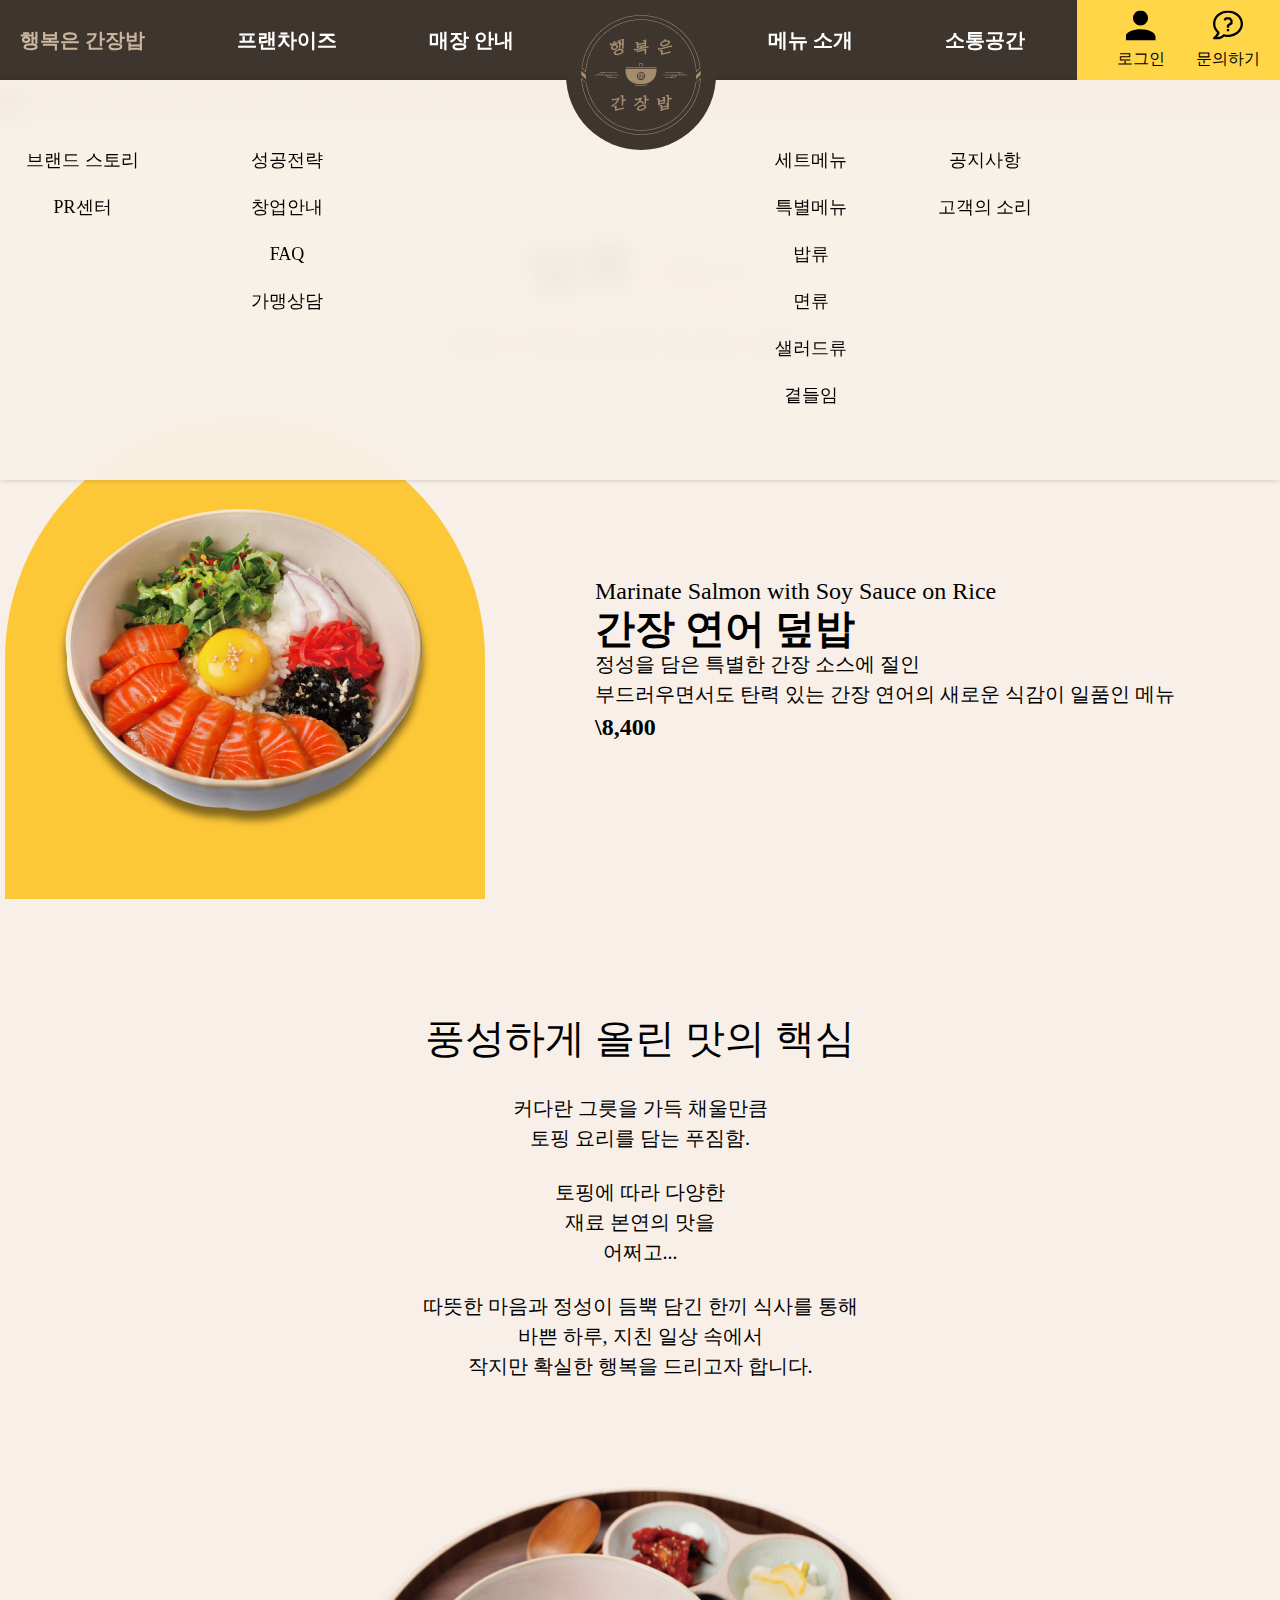
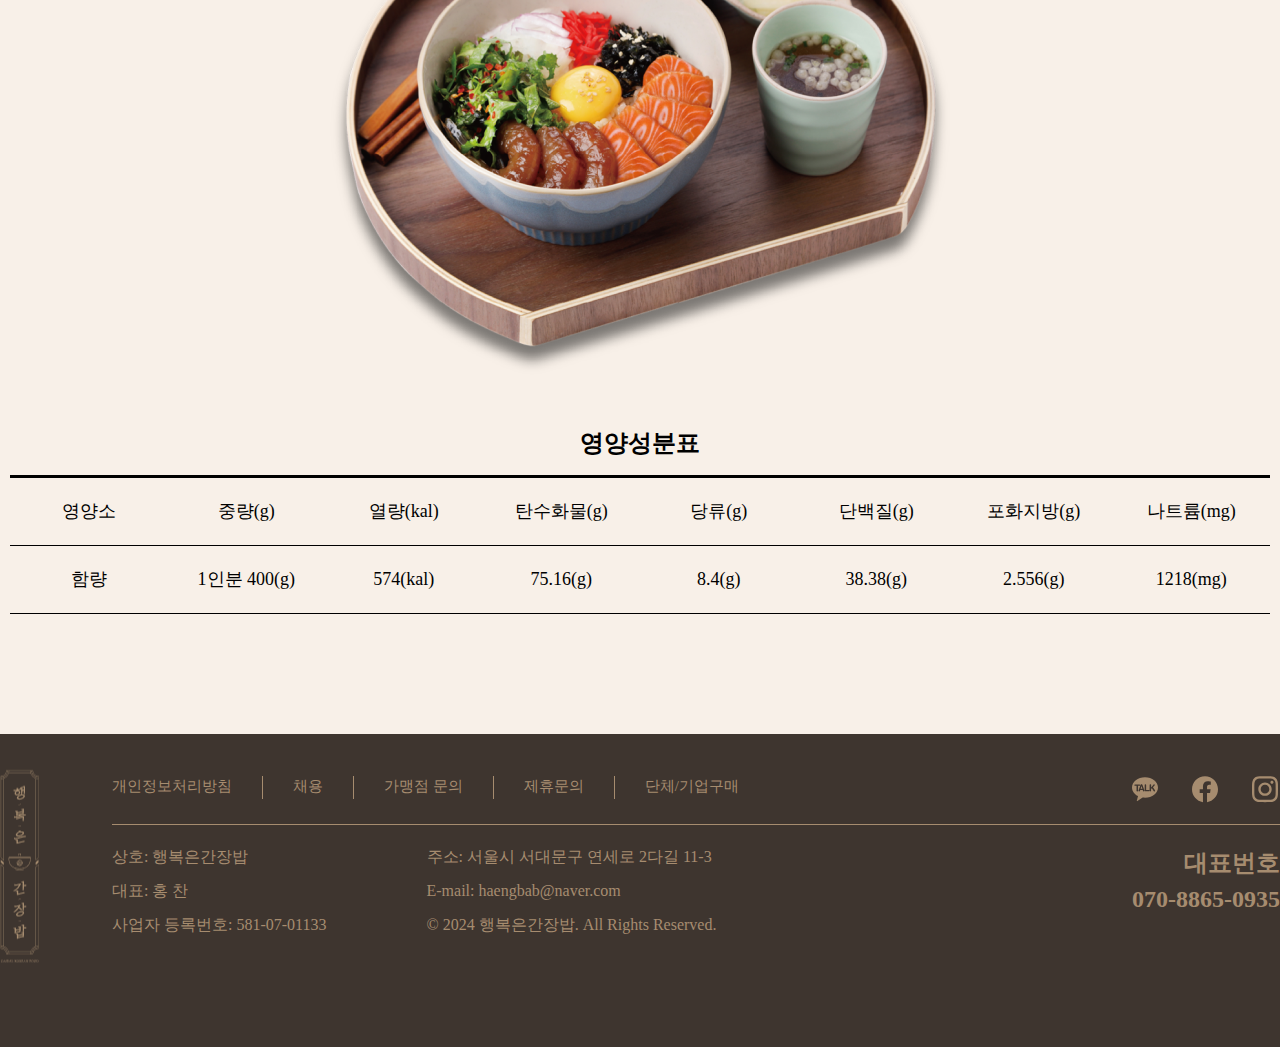
<file: hangbab/menu/rice_view.html>
<!DOCTYPE html>
<html lang="ko">
<head>
    <meta charset="UTF-8">
    <meta name="viewport" content="width=device-width, initial-scale=1.0">
    <title>행복은간장밥 메뉴소개</title>
    <script src="../assets/js/jquery-3.7.1.min.js"></script>

    <link rel="stylesheet" href="../assets/css/common.css">
    <link rel="stylesheet" href="../assets/css/sub.css">
    <script src="../assets/js/script.js"></script>

</head>
<body>
    <header id="header" class="clear">
        <nav class="">
            <ul id="gnb">
                <li>
                    <a href="../brand/brand_story.html" class="depth1">행복은 간장밥</a>
                    <ul class="depth2">
                        <li><a href="../brand/brand_story.html">브랜드 스토리</a></li>
                        <li><a href="../brand/brand_story.html">PR센터</a></li>
                    </ul>
                </li>
                <li>
                    <a href="../franchise/faq.html" class="depth1">프랜차이즈</a>
                    <ul class="depth2">
                        <li><a href="../franchise/faq.html">성공전략</a></li>
                        <li><a href="../franchise/faq.html">창업안내</a></li>
                        <li><a href="../franchise/faq.html">FAQ</a></li>
                        <li><a href="../franchise/faq.html">가맹상담</a></li>
                    </ul>
                </li>
                <li>
                    <a href="../store/find_store.html" class="depth1">매장 안내</a>
                </li>
                <li class="logo_bg">
                    <h1 class="logo"><a href="../index.html"><img src="../assets/images/logo_brown.png" alt="행복은간장밥로고"></a></h1>
                </li>
                <li>
                    <a href="../menu/rice_list.html" class="depth1">메뉴 소개</a>
                    <ul class="depth2">
                        <li><a href="../menu/rice_list.html">세트메뉴</a></li>
                        <li><a href="../menu/rice_list.html">특별메뉴</a></li>
                        <li><a href="../menu/rice_list.html">밥류</a></li>
                        <li><a href="../menu/rice_list.html">면류</a></li>
                        <li><a href="../menu/rice_list.html">샐러드류</a></li>
                        <li><a href="../menu/rice_list.html">곁들임</a></li>
                    </ul>
                </li>
                <li>
                    <a href="../board/notice_list.html" class="depth1">소통공간</a>
                    <ul class="depth2">
                        <li><a href="../board/notice_list.html">공지사항</a></li>
                        <li><a href="../board/notice_list.html">고객의 소리</a></li>
                    </ul>
                </li>
                <li class="util">
                    <a href="../member/login.html" class="login">로그인</a>
                    <a href="../franchise/faq.html" class="inquiry">문의하기</a>
                </li>
            </ul>
        </nav>
    </header>
    <div class="container">
        <div class="path_box">
            <ul>
                <li><a href="../index.html"><img src="../assets/images/ico_path_box_home.svg" alt="홈"></a></li>
                <li><a href="../menu/rice_list.html">메뉴 소개</a></li>
                <li><a href="../menu/rice_list.html">밥류</a></li>
                <li><span>상세설명</span></li>
            </ul>
        </div>
        <div id="con_wrap">
            <div class="tit_box">
                <h2>밥류<span>RICE</span></h2>    
                <p>정성이 가득담긴 행밥의 메뉴를 소개합니다</p>
            </div>
            <div class="menu_view_box">
                <div class="prod_wrap">
                    <div class="prod_img">
                        <img src="../assets/images/product-view-img1.png" alt="제품이미지">
                    </div>
                    <div class="prod_info">
                        <span class="eng_name">Marinate Salmon with Soy Sauce on Rice</span>
                        <h2 class="kor_name">간장 연어 덮밥</h2>
                        <p class="txt">
                            정성을 담은 특별한 간장 소스에 절인<br>
                            부드러우면서도 탄력 있는 간장 연어의 새로운 식감이 일품인 메뉴 
                        </p>
                        <span class="price">\8,400</span>
                    </div>
                </div>
                <div class="prod_detail">
                    <div class="txt_box">
                        <strong>풍성하게 올린 맛의 핵심</strong>
                        <p>
                            커다란 그릇을 가득 채울만큼<br>
                            토핑 요리를 담는 푸짐함.
                        </p>
                        <p>
                            토핑에 따라 다양한<br>
                            재료 본연의 맛을<br>
                            어쩌고...
                        </p>
                        <p>
                            따뜻한 마음과 정성이 듬뿍 담긴 한끼 식사를 통해<br>
                            바쁜 하루, 지친 일상 속에서<br>
                            작지만 확실한 행복을 드리고자 합니다.
                        </p>
                    </div>
                    <div class="prod_img"><img src="../assets/images/product-img2.png" alt="제품이미지"></div>
                    <div class="nutrient">
                        <h2>영양성분표</h2>    
                        <table>
                            <caption>영양정보 - 영양소별 함량, 영양소기준치 정보표</caption>
                            <colgroup>
                                <col>
                                <col>
                                <col>
                                <col>
                                <col>
                                <col>
                                <col>
                                <col>
                            </colgroup>
                            <thead>
                                <tr>
                                    <th scope="col">영양소</th>
                                    <th scope="col">중량(g)</th>
                                    <th scope="col">열량(kal)</th>
                                    <th scope="col">탄수화물(g)</th>
                                    <th scope="col">당류(g)</th>
                                    <th scope="col">단백질(g)</th>
                                    <th scope="col">포화지방(g)</th>
                                    <th scope="col">나트륨(mg)</th>
                                </tr>
                            </thead>
                            <tbody>
                                <tr>
                                    <th scope="row">함량</th>
                                    <td>1인분 400(g)</td>
                                    <td>574(kal)</td>
                                    <td>75.16(g)</td>
                                    <td>8.4(g)</td>
                                    <td>38.38(g)</td>
                                    <td>2.556(g)</td>
                                    <td>1218(mg)</td>
                                </tr>
                            </tbody>
                        </table>
                    </div>
                </div>
            </div>
        </div>
    </div>
    <footer id="footer">
        <div class="footer_inner clear">
            <a href="index.html" class="logo_vtc"><img src="../assets/images/logo_vertical.png" alt="행복은간장밥"></a>
            <div class="footer_top clear">
                <div class="footer_links left">                
                    <ul>
                        <li><a href="#">개인정보처리방침</a></li>
                        <li><a href="#">채용</a></li>
                        <li><a href="#">가맹점 문의</a></li>
                        <li><a href="#">제휴문의</a></li>
                        <li><a href="#">단체/기업구매</a></li>
                    </ul>
                </div>
                <div class="sns right">
                    <a href="#">페이스북</a>
                    <a href="#">인스타그램</a>
                    <a href="#">블로그</a>
                </div>
            </div>
            <div class="footer_btm clear">
                <div class="about_us left">
                    <ul>
                        <li>상호: 행복은간장밥</li>
                        <li>대표: 홍 찬</li>
                        <li>사업자 등록번호: 581-07-01133</li>
                    </ul>
                </div>
                <div class="address left">
                    <ul>
                        <li>주소: 서울시 서대문구 연세로 2다길 11-3</li>
                        <li>E-mail: haengbab@naver.com</li>
                        <li>&copy; 2024 행복은간장밥. All Rights Reserved.</li>
                    </ul>
                </div>
                <div class="number right">
                    대표번호<br>070-8865-0935
                </div>
                
            </div>
        </div>
    </footer>
</body>
</html>
</file>
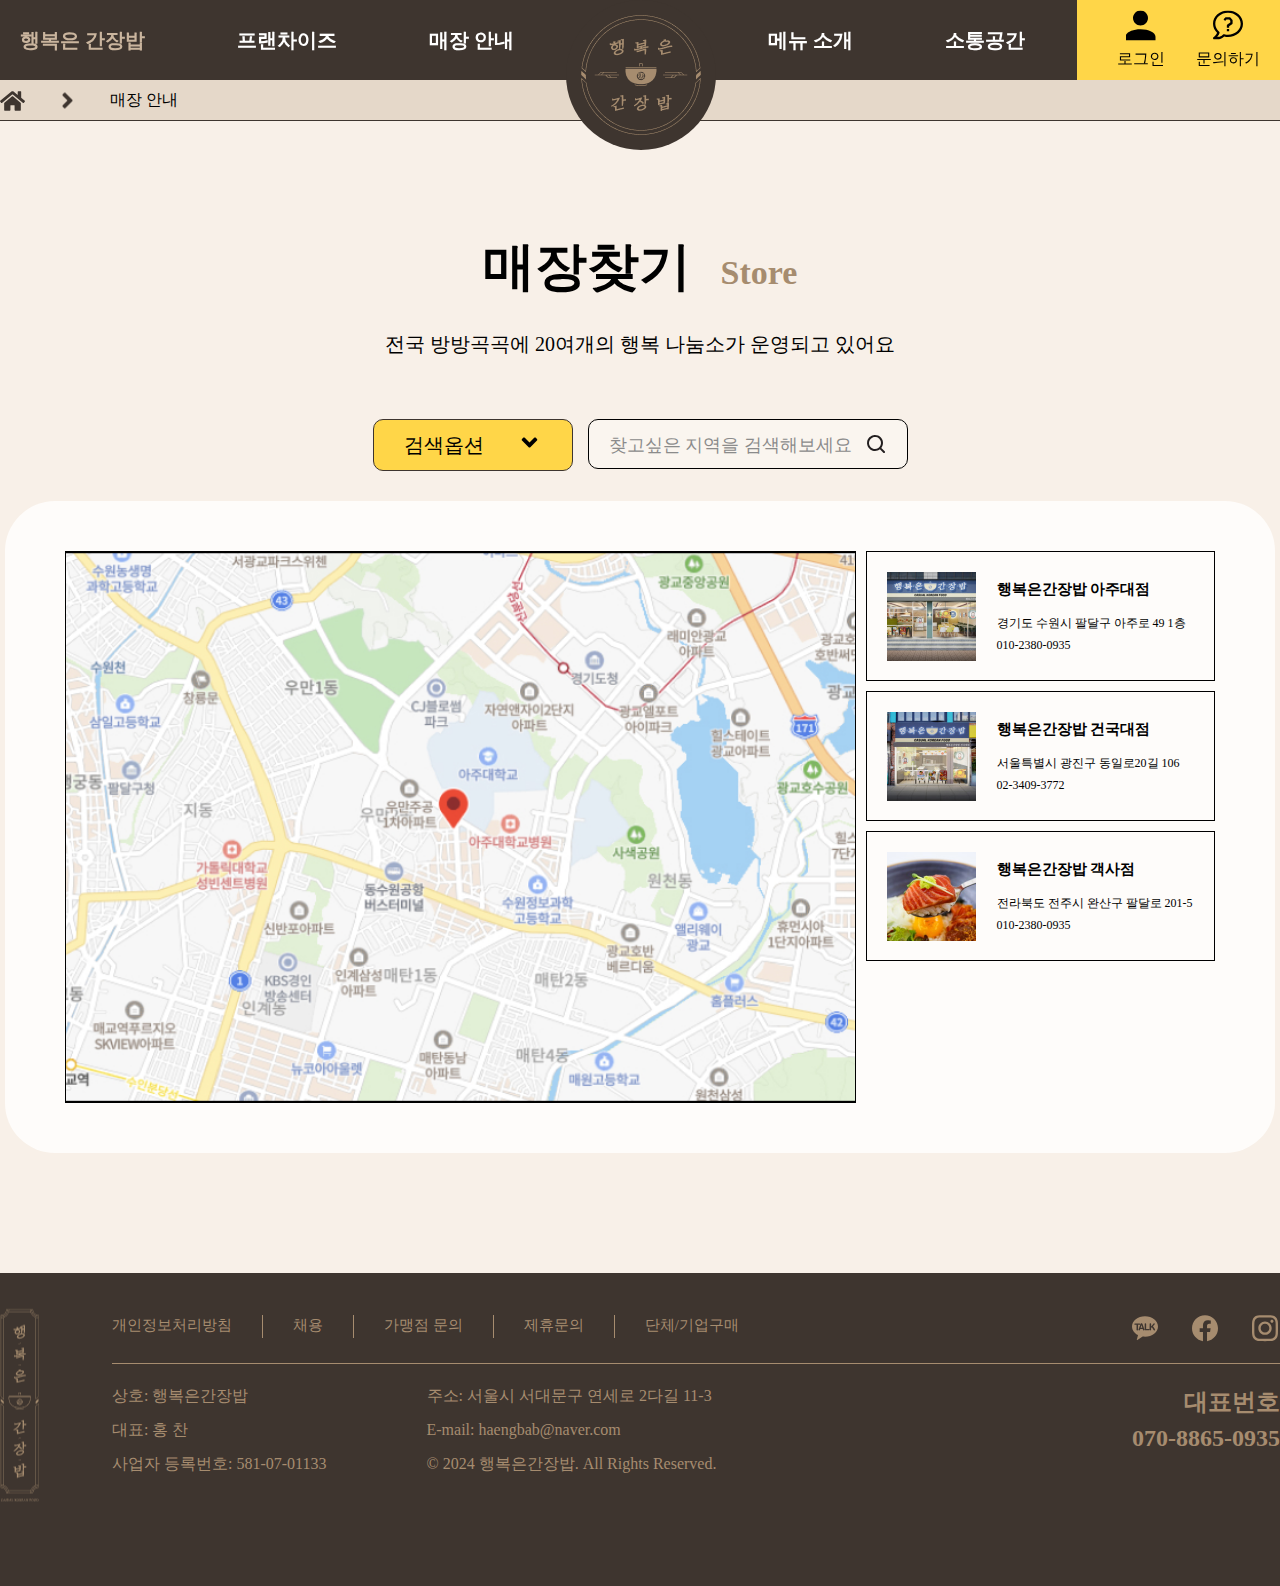
<file: hangbab/store/find_store.html>
<!DOCTYPE html>
<html lang="ko">
<head>
    <meta charset="UTF-8">
    <meta name="viewport" content="width=device-width, initial-scale=1.0">
    <title>행복은간장밥</title>
    <script src="../assets/js/jquery-3.7.1.min.js"></script>

    <link rel="stylesheet" href="../assets/css/common.css">
    <link rel="stylesheet" href="../assets/css/sub.css">
    <script src="../assets/js/script.js"></script>


</head>
<body>
    <header id="header" class="clear">
        <nav class="">
            <ul id="gnb">
                <li>
                    <a href="../brand/brand_story.html" class="depth1">행복은 간장밥</a>
                    <ul class="depth2">
                        <li><a href="../brand/brand_story.html">브랜드 스토리</a></li>
                        <li><a href="../brand/brand_story.html">PR센터</a></li>
                    </ul>
                </li>
                <li>
                    <a href="../franchise/faq.html" class="depth1">프랜차이즈</a>
                    <ul class="depth2">
                        <li><a href="../franchise/faq.html">성공전략</a></li>
                        <li><a href="../franchise/faq.html">창업안내</a></li>
                        <li><a href="../franchise/faq.html">FAQ</a></li>
                        <li><a href="../franchise/faq.html">가맹상담</a></li>
                    </ul>
                </li>
                <li>
                    <a href="../store/find_store.html" class="depth1">매장 안내</a>
                </li>
                <li class="logo_bg">
                    <h1 class="logo"><a href="../index.html"><img src="../assets/images/logo_brown.png" alt="행복은간장밥로고"></a></h1>
                </li>
                <li>
                    <a href="../menu/rice_list.html" class="depth1">메뉴 소개</a>
                    <ul class="depth2">
                        <li><a href="../menu/rice_list.html">세트메뉴</a></li>
                        <li><a href="../menu/rice_list.html">특별메뉴</a></li>
                        <li><a href="../menu/rice_list.html">밥류</a></li>
                        <li><a href="../menu/rice_list.html">면류</a></li>
                        <li><a href="../menu/rice_list.html">샐러드류</a></li>
                        <li><a href="../menu/rice_list.html">곁들임</a></li>
                    </ul>
                </li>
                <li>
                    <a href="../board/notice_list.html" class="depth1">소통공간</a>
                    <ul class="depth2">
                        <li><a href="../board/notice_list.html">공지사항</a></li>
                        <li><a href="../board/notice_list.html">고객의 소리</a></li>
                    </ul>
                </li>
                <li class="util">
                    <a href="../member/login.html" class="login">로그인</a>
                    <a href="../franchise/faq.html" class="inquiry">문의하기</a>
                </li>
            </ul>
        </nav>
    </header>
    <div class="container">
        <div class="path_box">
            <ul>
                <li><a href="../index.html"><img src="../assets/images/ico_path_box_home.svg" alt="홈"></a></li>
                <li><a href="../store/find_store.html">매장 안내</a></li>
            </ul>
        </div>
        <div id="con_wrap">
            <div class="tit_box">
                <h2>매장찾기<span>Store</span></h2>    
                <p>전국 방방곡곡에 20여개의 행복 나눔소가 운영되고 있어요</p>
            </div>

            <div class="store_wrap">
                <form>
                    <div class="store_sch">
                        <div class="select_box">
                            <div class="select_btn">
                                <span>검색옵션</span>
                                <i></i>
                            </div>
                            <ul class="option_lst">
                                <li>지역 찾기</li>     
                                <li>매장명 찾기</li>     
                            </ul>
                        </div>
                        <div class="sch_box">
                            <p class="inp_txt">
                                <input type="text" class="comp search_area" placeholder="찾고싶은 지역을 검색해보세요">
                                <button type="button" class="comp btn_sch">검색</button>
                            </p>
                        </div>
                    </div>
                    <div class="store_box">
                        <div class="map"></div>
                        <div class="lst">
                            <ul>
                                <li>
                                    <strong>행복은간장밥 아주대점</strong>
                                    <div class="info">
                                        <span>경기도 수원시 팔달구 아주로 49 1층 </span>
                                        <span>010-2380-0935</span>
                                    </div>
                                </li>
                                <li>
                                    <strong>행복은간장밥 건국대점</strong>
                                    <div class="info">
                                        <span>서울특별시 광진구 동일로20길 106</span>
                                        <span>02-3409-3772</span>
                                    </div>
                                </li>
                                <li>
                                    <strong>행복은간장밥 객사점</strong>
                                    <div class="info">
                                        <span>전라북도 전주시 완산구 팔달로 201-5</span>
                                        <span>010-2380-0935</span>
                                    </div>
                                </li>
                            </ul>
                        </div>
                    </div>
                </form>
            </div>

        </div>
    </div>
    <footer id="footer">
        <div class="footer_inner clear">
            <a href="index.html" class="logo_vtc"><img src="../assets/images/logo_vertical.png" alt="행복은간장밥"></a>
            <div class="footer_top clear">
                <div class="footer_links left">                
                    <ul>
                        <li><a href="#">개인정보처리방침</a></li>
                        <li><a href="#">채용</a></li>
                        <li><a href="#">가맹점 문의</a></li>
                        <li><a href="#">제휴문의</a></li>
                        <li><a href="#">단체/기업구매</a></li>
                    </ul>
                </div>
                <div class="sns right">
                    <a href="#">페이스북</a>
                    <a href="#">인스타그램</a>
                    <a href="#">블로그</a>
                </div>
            </div>
            <div class="footer_btm clear">
                <div class="about_us left">
                    <ul>
                        <li>상호: 행복은간장밥</li>
                        <li>대표: 홍 찬</li>
                        <li>사업자 등록번호: 581-07-01133</li>
                    </ul>
                </div>
                <div class="address left">
                    <ul>
                        <li>주소: 서울시 서대문구 연세로 2다길 11-3</li>
                        <li>E-mail: haengbab@naver.com</li>
                        <li>&copy; 2024 행복은간장밥. All Rights Reserved.</li>
                    </ul>
                </div>
                <div class="number right">
                    대표번호<br>070-8865-0935
                </div>
                
            </div>
        </div>
    </footer>
</body>
</html>
</file>
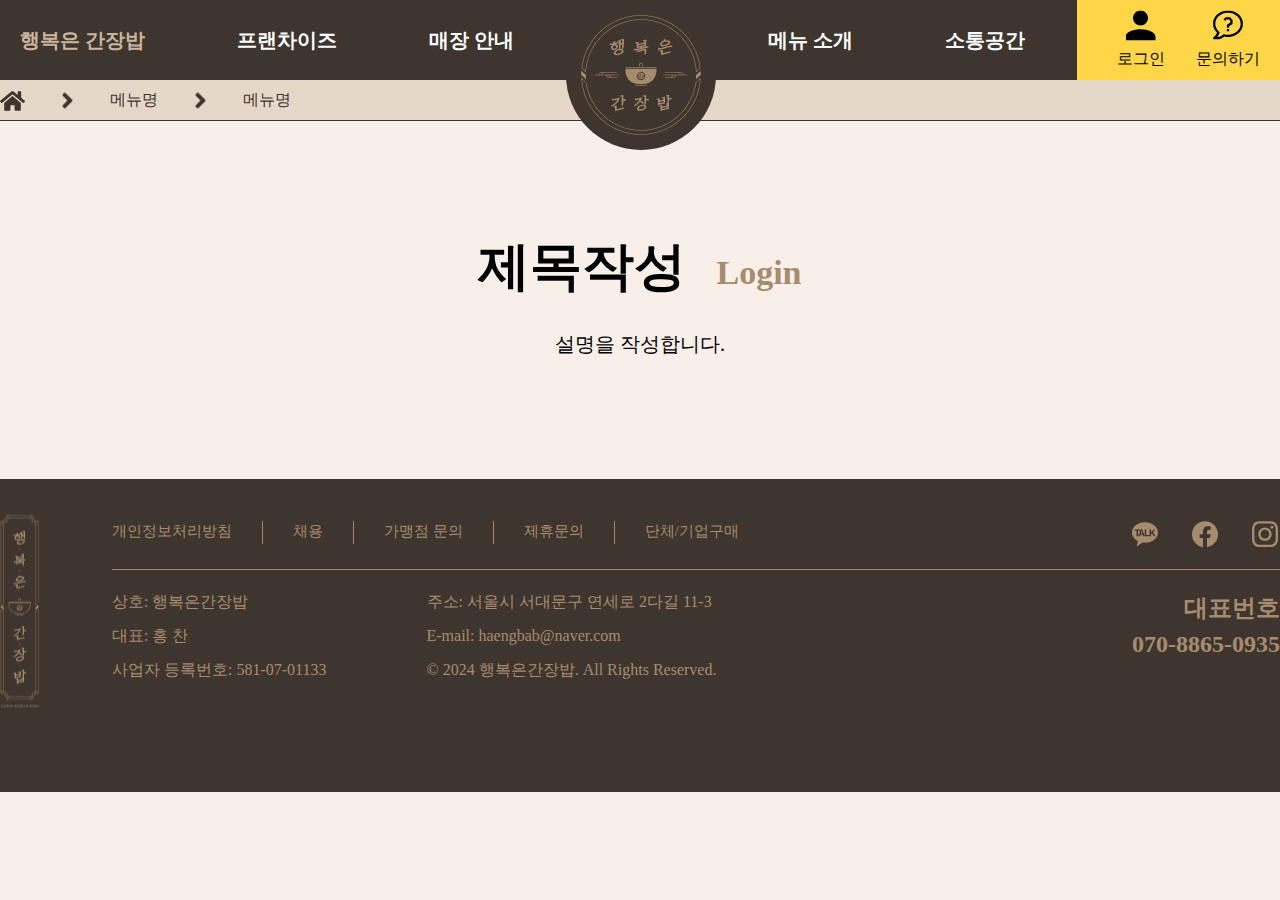
<file: hangbab/template/temp.html>
<!DOCTYPE html>
<html lang="ko">
<head>
    <meta charset="UTF-8">
    <meta name="viewport" content="width=device-width, initial-scale=1.0">
    <title>행복은간장밥</title>
    <script src="../assets/js/jquery-3.7.1.min.js"></script>

    <link rel="stylesheet" href="../assets/css/common.css">
    <link rel="stylesheet" href="../assets/css/sub.css">
    <script src="../assets/js/script.js"></script>

</head>
<body>
    <header id="header" class="clear">
        <nav class="">
            <ul id="gnb">
                <li>
                    <a href="../brand/brand_story.html" class="depth1">행복은 간장밥</a>
                    <ul class="depth2">
                        <li><a href="../brand/brand_story.html">브랜드 스토리</a></li>
                        <li><a href="../brand/brand_story.html">PR센터</a></li>
                    </ul>
                </li>
                <li>
                    <a href="../franchise/faq.html" class="depth1">프랜차이즈</a>
                    <ul class="depth2">
                        <li><a href="../franchise/faq.html">성공전략</a></li>
                        <li><a href="../franchise/faq.html">창업안내</a></li>
                        <li><a href="../franchise/faq.html">FAQ</a></li>
                        <li><a href="../franchise/faq.html">가맹상담</a></li>
                    </ul>
                </li>
                <li>
                    <a href="../store/find_store.html" class="depth1">매장 안내</a>
                </li>
                <li class="logo_bg">
                    <h1 class="logo"><a href="../index.html"><img src="../assets/images/logo_brown.png" alt="행복은간장밥로고"></a></h1>
                </li>
                <li>
                    <a href="../menu/rice_list.html" class="depth1">메뉴 소개</a>
                    <ul class="depth2">
                        <li><a href="../menu/rice_list.html">세트메뉴</a></li>
                        <li><a href="../menu/rice_list.html">특별메뉴</a></li>
                        <li><a href="../menu/rice_list.html">밥류</a></li>
                        <li><a href="../menu/rice_list.html">면류</a></li>
                        <li><a href="../menu/rice_list.html">샐러드류</a></li>
                        <li><a href="../menu/rice_list.html">곁들임</a></li>
                    </ul>
                </li>
                <li>
                    <a href="../board/notice_list.html" class="depth1">소통공간</a>
                    <ul class="depth2">
                        <li><a href="../board/notice_list.html">공지사항</a></li>
                        <li><a href="../board/notice_list.html">고객의 소리</a></li>
                    </ul>
                </li>
                <li class="util">
                    <a href="../member/login.html" class="login">로그인</a>
                    <a href="../franchise/faq.html" class="inquiry">문의하기</a>
                </li>
            </ul>
        </nav>
    </header>

    <div class="container">
        <div class="path_box">
            <ul>
                <li><a href="../index.html"><img src="../assets/images/ico_path_box_home.svg" alt="홈"></a></li>
                <li><span>메뉴명</span></li>
                <li><span>메뉴명</span></li>
            </ul>
        </div>
        <div id="con_wrap">
            <div class="tit_box">
                <h2>제목작성<span>Login</span></h2>    
                <p>설명을 작성합니다.</p>
            </div>

            <!-- 여기에 내용을 작성하세요 -->

        </div>
    </div>
    <footer id="footer">
        <div class="footer_inner clear">
            <a href="index.html" class="logo_vtc"><img src="../assets/images/logo_vertical.png" alt="행복은간장밥"></a>
            <div class="footer_top clear">
                <div class="footer_links left">                
                    <ul>
                        <li><a href="#">개인정보처리방침</a></li>
                        <li><a href="#">채용</a></li>
                        <li><a href="#">가맹점 문의</a></li>
                        <li><a href="#">제휴문의</a></li>
                        <li><a href="#">단체/기업구매</a></li>
                    </ul>
                </div>
                <div class="sns right">
                    <a href="#">페이스북</a>
                    <a href="#">인스타그램</a>
                    <a href="#">블로그</a>
                </div>
            </div>
            <div class="footer_btm clear">
                <div class="about_us left">
                    <ul>
                        <li>상호: 행복은간장밥</li>
                        <li>대표: 홍 찬</li>
                        <li>사업자 등록번호: 581-07-01133</li>
                    </ul>
                </div>
                <div class="address left">
                    <ul>
                        <li>주소: 서울시 서대문구 연세로 2다길 11-3</li>
                        <li>E-mail: haengbab@naver.com</li>
                        <li>&copy; 2024 행복은간장밥. All Rights Reserved.</li>
                    </ul>
                </div>
                <div class="number right">
                    대표번호<br>070-8865-0935
                </div>
                
            </div>
        </div>
    </footer>
</body>
</html>
</file>
<file: hangbab/assets/css/common.css>
@charset "utf-8";/* 한글 깨지지 않게 해주는 코드 */

/* 폰트 */
@import url('https://webfontworld.github.io/score/SCoreDream.css');
@import url('https://fonts.googleapis.com/css2?family=Poppins:ital,wght@0,100;0,200;0,300;0,400;0,500;0,600;0,700;0,800;0,900;1,100;1,200;1,300;1,400;1,500;1,600;1,700;1,800;1,900&display=swap');

/* 초기화 */
body { font-family: 'SCoreDream'; font-weight: 400; font-style: normal; font-size: 16px; line-height: 1.5; color: #000; } 
body,h1,h2,h3,h4,h5,h6,dl,dt,dd,ul,ol,li,p,fieldset { margin: 0; padding: 0; } 
header,nav,section,article,aside,footer { display: block; } 
fieldset,button { border: 0; } 
legend { position: absolute; left: -9999px; } 

h1,h2,h3,h4,h5,h6 { font-size: 1em; font-weight: 400; line-height: 1; } 
ul,ol { list-style: none; } 
a { text-decoration: none; color: #000; } 
img { vertical-align: top; } 
em,address { font-style: normal; } 
strong { font-weight: normal; } 

/* 공통 */
body { background-color: #F8F0E8; } 
.clear::after { content: ''; display: block; clear: both; } 



/* 컴포넌트 */
.comp.search_area { width: 320px; height: 50px; padding: 12px 20px;box-sizing: border-box;font-size: 20px; border-radius: 10px; background-color: #FAF5EF; border: 1px solid black; } 
.comp.search_area::placeholder { font-family: 'SCoreDream'; font-size: 18px; font-weight: 400; } 
.comp.btn_sch { position: absolute; right: 20px; top: 50%; transform: translateY(-50%); width: 24px; height: 24px; background: url(../images/ico-search.svg) no-repeat center; background-size: 24px auto; text-indent: -9999px; cursor: pointer; } 

button a { display: block; width: 100%; } 
.btn_out { height: 60px; padding: 0 20px; box-sizing: border-box; border-radius: 30px; background:#FFF; border: 1px solid #FFC424; font-family: 'SCoreDream'; font-weight: 500; font-size: 16px;line-height: 60px; text-align: center;cursor: pointer; } 
.btn_out:hover{background:#fffddd;}
.btn_fil { height: 60px; padding: 0 20px; border-radius: 30px; background:#FFC424; border: 1px solid #FFC424; font-family: 'SCoreDream'; font-weight: 500; font-size: 16px; cursor: pointer;line-height: 60px; } 
.btn_fil:hover{background:#FFD648;}

.inp_txt input {outline: none;}
.inp_txt input:focus {border: 1.5px solid #1C1C1C;background-color: #DFDFDF;color: #000;}
input::placeholder { color:#8B8B8B } 
.err_msg { padding-left: 34px; background: url(../images/ico_attention.svg) no-repeat left center; margin-top: 10px; font-size: 14px; color: #FF0000; display: none; }
input[type=checkbox]{ position: absolute; left: -9999px; } 
.chk_row label::before { content: ""; display: inline-block; vertical-align: top; margin-right: 6px; width: 24px; height: 24px; border-radius: 4px; border: 1px solid #8B8B8B; background-color: #fff; } 
input[type=checkbox]:checked + label::before { border:1px solid #FF9200; background: #fff url(../images/ico_checked.svg) no-repeat center; } 






/********************* 헤더영역 *********************/

#header { position: fixed; height: 80px; width: 100%; background-color: #3E352F; z-index: 9999; top: 0; } 

#header nav { position: absolute; left: 50%; top: 0; transform: translateX(-50%); z-index: 999;; width: 1320px; } 
#header nav #gnb { display: flex; justify-content: space-between; height: 80px; } 
#header nav #gnb>li { position: relative; } 
#header nav #gnb>li:hover>a { color: #CAB59E; } 
#header nav #gnb>li:last-child>a { color: #000; } 
#header nav #gnb>li.logo_bg { width: 150px; height: 150px; background-color: #3E352F; border-radius: 50%; } 
#header nav #gnb>li h1 { position: absolute; left: 50%; top: 50%; transform: translate(-50%,-50%); } 
#header nav #gnb>li h1 a { display: inline-block; } 
#header nav #gnb>li h1 a img { width: 120px; height: 120px; } 
#header nav #gnb .util { display: flex; justify-content: space-between; padding: 0 40px; align-items: center; width: 223px; height: 80px; background-color: #FFD648; box-sizing: border-box; } 
#header nav #gnb .util a { display: block; padding-top: 37px; } 
#header nav #gnb .util .login { background: url(../images/ico_person.svg) no-repeat center top; } 
#header nav #gnb .util .inquiry { background: url(../images/ico_question.svg) no-repeat center top; } 

#header nav #gnb>li .depth1 { display: block; padding: 0 40px; font-size: 20px; font-weight: 700; text-align: center; line-height: 80px; position: relative; color: white; } 
#header nav #gnb>li .depth2 { position: absolute; top: 0; left: 0; width: 100%; padding-top: 40px; padding-bottom: 60px; margin-top: 97px; display: none; } 
#header nav #gnb>li .depth2 li { } 
#header nav #gnb>li .depth2 li a { display: block; padding: 10px 0; font-size: 18px; font-weight: 500; text-align: center; } 
#header nav #gnb>li .depth2 li a:hover { font-weight: 600; background-color: #A68C6F ;color: #3E352F;} 

#header.on::after { content: ''; display: block; width: 100vw; height: 400px; position: absolute; left: 0; top: 80px; background-color: rgba(248, 240, 232, 0.95);backdrop-filter: blur(10px);box-shadow: 0 0 5px rgba(0, 0, 0, 0.2); } 
#header.on nav #gnb>li .depth2 { display: block; } 


#header .franchise_info { position: absolute; right: 0; top: 0; width: 448px; height: 120px; padding: 20px 80px; box-sizing: border-box; background-color: #2E0501; color: #FFC424; border-radius: 0 0 0 24px; } 
#header .franchise_info em { display: block; font-weight: 500; font-size: 22px; } 
#header .franchise_info strong { display: block;; font-weight: 700; font-size: 32px; margin-top: 6px; padding-left: 58px; background: url(../images/ico-tel.png)no-repeat left 0 top 50%; } 

/********************* path box 영역 *********************/
.path_box { position: fixed;z-index: 999;; top: 80px; width: 100%; height: 40px; background-color: #E5D8C9; border-bottom: 1px solid #3E352F; } 
.path_box ul { width: 1320px; margin: 7.5px auto; color: #3E352F; } 
.path_box ul li { float: left; } 
.path_box ul li+li::before { content: ''; display: block; float: left; width: 25px; height: 25px; margin: 0 30px; background: url(../images/ico_path_box_arrow.png)no-repeat center; } 




/********************* 푸터영역 *********************/
/* 푸터 공통 */
#footer .left { float: left; } 
#footer .right { float: right; } 
.footer_btm li+li { margin-top: 10px; } 

#footer { background-color: #3E352F; padding-bottom: 50px; } 
#footer .footer_inner { max-width: 1320px; margin: 0 auto; padding-top: 40px; padding-left: 112px; color: #A68C6F; position: relative; } 
#footer .logo_vtc { position: absolute; left: 0; top: 50%; transform: translateY(-50%); } 

.footer_top { padding-bottom: 20px; border-bottom: 1px solid #A68C6F; } 
.footer_top .footer_links li { float: left; } 
.footer_top .footer_links li+li::before { content: ''; display: inline-block; width: 1px; height: 23px; background-color: #A68C6F; margin: 0 30px; vertical-align: middle; } 
.footer_top .footer_links li a { font-size: 15px; line-height: 23px; color: #A68C6F; } 

.footer_top .sns a { display: block; float: left; width: 30px; height: 30px; margin-left: 30px; text-indent: -9999px; } 
.footer_top .sns a:nth-child(1) { background: url(../images/sns_sprite.svg) no-repeat left 0 top 0; } 
.footer_top .sns a:nth-child(2) { background: url(../images/sns_sprite.svg) no-repeat left -60px top 0; } 
.footer_top .sns a:nth-child(3) { background: url(../images/sns_sprite.svg) no-repeat left -120px top 0; } 

.footer_btm { padding-top: 20px; padding-bottom: 60px; } 
.footer_btm .about_us { } 
.footer_btm .address { margin-left: 100px; } 
.footer_btm .number { font-size: 24px; font-weight: 700; text-align: right; }
</file>
<file: hangbab/assets/css/main.css>
/********************* 메인 슬라이드영역 *********************/
.mainSlide { width: 100vw; height: 100vh; margin-top: 80px; } 
.mainSlide img { width: 100%; height: 100%; } 

/********************* 컨테이너 영역 *********************/
#container { max-width: 1320px; margin: 0 auto; } 

/* 공통영역 */
.body { background-color: #F8F0E8; } 
.sec { padding: 200px 0; position: relative;max-width: 1320px; } 
.en { color: #A68C6F; font-size: 28px; line-height: 1.5; } 
.ko { font-size: 34px; font-weight: 600; margin-top: 10px; } 
.exp { font-size: 20px; line-height: 1.5; margin-top: 30px; } 

/********************* 섹션1 영역 *********************/
#sec1 .box_wrap { margin: 0 auto; width: 1130px; height: 750px; position: relative; } 
#sec1 .txt_area { position: absolute; right: 0; top: 55px; text-align: center; } 
#sec1 .txt_area .logo_hor { margin-top: 50px; } 
#sec1 .txt_box { position: absolute; right: -200px; bottom: 0; width: 860px; height: 330px; padding-top: 50px; padding-left: 270px; box-sizing: border-box; font-size: 20px; color: #fff; border-radius: 0 100px; background-color: #3E352F;opacity: 0;transition: all 0.5s ease-in;}
#sec1 .txt_box em { color: #FFEFB8;} 
#sec1 .img_box { position: absolute; left: -200px; top: 0;opacity: 0;transition: all 0.5s ease-in; } 



/********************* 섹션2 영역 *********************/
#sec2 .txt_area { margin-left: 314px; } 
#sec2 .swiper-container { background-color: #E5D8C9; margin-top: 80px; padding: 30px 0; } 
#sec2 .menu_wrap { width: 1109px;  bottom: -100px;margin: 80px auto 0; position: relative; overflow: visible;opacity: 0;transition: all 0.5s ease-in;} 
#sec2 .menu_wrap .swiper-wrapper { width: 100%;} 
#sec2 .menu_wrap .swiper-button-next { width: 30px; height: 30px; right: -77px; background: url(../images/ico_right.svg) no-repeat; } 
#sec2 .menu_wrap .swiper-button-next::after { display: none; } 

#sec2 .menu_wrap .swiper-button-prev { width: 30px; height: 30px; left: -77px; background: url(../images/ico_left.svg) no-repeat; } 
#sec2 .menu_wrap .swiper-button-prev::after { display: none; } 

/********************* 섹션3 영역 *********************/
/* 섹션 3 공통부분 */
#sec3{height: 370px;}
#sec3 .box { width: 530px; height: 370px; padding: 50px; box-sizing: border-box; } 
#sec3 .box>h2 { font-size: 34px; font-weight: 700; } 
#sec3 .box>p { font-size: 28px; padding:56px 0; } 
#sec3 .box>p span { font-weight: 700; } 


#sec3 .store_box {position: absolute;left: -200px;top: 50%;transform: translateY(-50%);border: 5px solid #3A4C22; border-radius: 0 150px 0 0;transition: all 0.5s ease-in; } 
#sec3 .stroe_box>h2 { color: #3A4C22; } 
#sec3 .stroe_box>input[tupe=text] { border: #3A4C22; } 

#sec3 .store_img { position: absolute; left: 50%; top: 60%; transform: translate(-50%,-50%); z-index: 3;transition: all 0.5s ease-in; } 

#sec3 .frch_box {position: absolute;right: -200px;top: 50%;transform: translateY(-50%); background-color: #3A4C22; border-radius: 150px 0 0 0;transition: all 0.5s ease-in;  } 
#sec3 .frch_box>h2 { text-align: right; color: #F8F0E8; } 
#sec3 .frch_box>p { text-align: right; color: white } 

#sec3 .frch_box>.btn_area { float: right; } 
#sec3 .frch_box>.btn_area>p { display: inline-block; padding-right: 30px; font-size: 18px; line-height: 40px; color: white; } 
#sec3 .frch_box>.btn_area>button { width: 160px; height: 40px; padding: 0 66px 0 24px; box-sizing: border-box; font-size: 16px; font-weight: 400; color: #3A4C22; background: #F8F0E8 url(../images/ico_store.svg) no-repeat right 24px center; border-radius: 20px; } 
#sec3 .frch_box>.btn_area>button:hover {background: #FFEFB8 url(../images/ico_store.svg) no-repeat right 24px center; border-radius: 20px; }
</file>
<file: hangbab/assets/css/sub.css>
/********************* 상단 공통 *********************/

.container { margin-top: 121px; } 
#con_wrap { max-width: 1320px; margin: 0 auto; padding: 120px 0; text-align: center; } 
.tit_box h2 { margin-left: 100px;font-size: 52px; font-weight: 700; line-height: 1; opacity: 0;transition: all 0.5s ease-out;  }
.tit_box h2 span { padding-left: 30px; font-size: 34px; line-height: 52px; color: #A68C6F;} 
.tit_box p { margin-left: 100px; margin-top: 30px; font-size: 20px; font-weight: 300;opacity: 0;transition: all 0.5s ease-out;  } 



/********************서브페이지 공통**********************/

.clear::after { content: ""; display: block; clear: both; } 


/********************* 1. 브랜드 스토리 페이지 *********************/

/* 브랜드 스토리 공통 */
.bd_stry_box .flex{display: flex;justify-content: space-between;}
.bd_stry_box .check_bg{background: url(../images/check_bg.jpg)no-repeat;border: 1px solid #1C1C1C;}
.bd_stry_box h3{font-size: 40px;font-weight: 500;text-align-last: left;}

.bd_stry_box{margin-top: 60px;background: url(../images/brand_story_bg.png)no-repeat right 38px top -139px;}
.bd_stry_intro{margin-left: 165px;display: flex;justify-content: start;align-items: center;}
.bd_stry_explain{width: 329px;text-align: left;padding-left: 237px;}
.bt_stry_tit{font-size: 24px;color: #A68C6F;line-height: 1.5;font-weight: 700;}
.bt_stry_tit>strong{font-size: 28px;color: #3E352F;font-weight: 700;}
.bt_stry_txt{margin-top: 30px;font-size: 15px;}

.bd_stry_cont{margin-top: 140px;display: flex;flex-direction: column;justify-content: space-between;gap: 100px;}
.con_row1 .check_bg{width: 804px;height: 490px;}
.con_row1 .check_bg img{margin-top: 20px;}
.con_row1 .check_bg .txt {font-size: 20px;margin-top: 12px;}

.con_row2 .check_bg{width: 426px;height: 426px;margin-top: 30px;}
.con_row2 .check_bg img{margin-top: 68px;}

.con_row3 .logo_variety{margin-top: 30px;}
.con_row3 h4{font-size: 24px;font-weight: 500;text-align-last: left;}
.con_row3 img{margin-top: 30px;}

.con_row5{}
.con_row5 .colors span{display: inline-block;padding: 142px 0 10px 15px;margin-left: 60px;box-sizing: border-box;width: 300px;height: 200px;color:#fff;text-align: left;}
.con_row5 .color1{background-color: #A68C6F;}
.con_row5 .color2{background-color: #3E352F;}
.con_row5 .color3{background-color: #FFD648;}


.con_row6 .fonts span{margin-left: 126px;}
.con_row6 .font_family{font-size: 34px;font-weight: 600;}
.con_row6 .kr,
.con_row6 .en{font-size: 28px;}
/********************* 2. FAQ 페이지 *********************/

.faq_box { width: 1060px; margin: 60px auto 0; } 
.faq_box ul { border-top: 5px solid #FFC424; } 
.faq_box ul li { margin-bottom: 10px;cursor: pointer; } 
.faq_box ul li dl { background: #FFEACE; padding: 20px 40px; transition: all .3s ease-in;} 
.faq_box ul li.active dl { background-color: #FFF; } 
.faq_box ul li dl dt {display: flex; justify-content: space-between; align-items: center; text-align: left; } 
.faq_box ul li dl dt .q_ico { display: inline-block; width: 32px; height: 32px; background: #FF9200; border-radius: 50%; font-family: "Poppins", sans-serif; font-size: 18px; font-weight: 700; text-align: center; line-height: 32px;color: white;  } 
.faq_box ul li dl dt strong { display: inline-block; width: calc(100% - 124px); padding: 20px 0; font-weight: 600;} 
.faq_box ul li.active dl dt strong { border-bottom: 1px solid #909090; } 
.faq_box ul li dl dt::after { content: ""; width: 32px; height: 32px; background: url(../images/ico-plus.svg) no-repeat;transition: all .3s ease-in; } 
.faq_box ul li.active dl dt::after { transform: rotate(45deg); } 
.faq_box ul li dl dd { height: 0; overflow: hidden; text-align: left;transition: all .3s ease-in;} 
.faq_box ul li.active dl dd { height: 100px; } 
.faq_box ul li dl dd .wrap { padding: 30px 0; display: flex; justify-content: space-between; } 
.faq_box ul li dl dd .answer_ico { display: inline-block; width: 32px; height: 32px; background: #FDC838; border-radius: 50%; font-family: "Poppins", sans-serif; font-size: 18px; font-weight: 700; text-align: center; line-height: 32px;color: white; } 
.faq_box ul li dl dd .answer_box { width: calc(100% - 62px); } 



/********************* 3.매장찾기 페이지 *********************/

.store_wrap { width: 1270px; margin: 60px auto 0 auto;} 
.store_sch { width: 535px; margin: 0 auto; display: flex; justify-content: space-between; } 
.select_box { width: 200px; position: relative; } 
.select_box .select_btn { display: flex; justify-content: space-between; padding: 10px 30px; background: #FFD648; border-radius: 10px; border: 1px solid #3E352F;cursor: pointer; } 
.select_box .select_btn span { font-size: 20px; } 
.select_box .select_btn i { display: inline-block; width: 25px; height: 25px; background: url(../images/dropdown_arrow.svg) no-repeat center; } 
.select_box .option_lst { position: absolute; left: 0; top: 52px; border-radius: 0 0 8px 8px; width: 100%; padding: 20px 0; box-sizing: border-box; background: #fff; display: none; } 
.select_box.active .option_lst { display: block; } 
.select_box .option_lst li { padding: 0 30px;font-size: 20px;line-height: 1.5;background-color: #fff;text-align: left; cursor: pointer;} 
.select_box .option_lst li+li{margin-top: 10px;}
.select_box .option_lst li:hover { background: #FFD648; } 
.sch_box .inp_txt { position: relative; } 
.sch_box .inp_txt .btn_sch { position: absolute; right: 20px; top: 50%; transform: translateY(-50%); width: 24px; height: 24px; background: url(../images/ico-search.svg) no-repeat center; background-size: 24px auto; text-indent: -9999px; } 
.store_box { display: flex; justify-content: space-between; margin-top: 30px;padding: 50px 60px; background-color: #FEFCFA; border-radius: 50px; } 
.store_box .map { width: 790px;height: 550px;margin-right: 10px; background: url(../images/location_map.jpg)no-repeat center;background-size: cover; border: 1px solid black; } 
.store_box .lst { width: 350px; text-align: left; } 
.store_box .lst ul {display: flex;flex-direction: column;gap: 10px; } 
.store_box .lst ul li { height: 130px;padding: 20px 20px 20px 130px;box-sizing: border-box; border: 1px solid #000;display: flex;flex-direction: column;gap: 20px;justify-content: center; } 
.store_box .lst ul li:nth-child(1) {background: url(../images/store_img1.png)no-repeat 20px ;} 
.store_box .lst ul li:nth-child(2) {background: url(../images/store_img2.png)no-repeat 20px ;} 
.store_box .lst ul li:nth-child(3) {background: url(../images/store_img3.png)no-repeat 20px ;} 
.store_box .lst ul li:hover{background-color: #fff4cc;}
.store_box .lst ul li strong { display: block; font-size: 15px; font-weight: 700;line-height: 1;} 
.store_box .lst ul li .info { font-size: 12px;font-weight: 400;line-height: 1; } 
.store_box .lst ul li .info span { display: block; } 
.store_box .lst ul li .info span + span {margin-top: 10px;} 



/********************* 4. 메뉴 리스트 페이지 *********************/

.tit_box h2 .menu_ko { font-size: 52px; font-weight: 700; line-height: 1; color: inherit;}
.tit_box h2 .menu_en {text-transform: capitalize;}
.menu_list_box { text-align: center; margin-top: 60px; } 
#tab_menu { display: inline-block; } 
#tab_menu li { float: left; } 
#tab_menu li a { display: block; padding: 20px 10px; font-size: 20px; font-weight: 500; position: relative; } 
#tab_menu li.active a::after { content: ""; position: absolute; left: 50%; bottom: 10px; transform: translateX(-50%); width: 60%; height: 5px; background: #FF9200; } 
#tab_menu li.active a { color: #FF9200; } 
.menu_list_box .list_wrap { width: 1170px; height: 800px;margin: 80px auto 0 auto; } 
.list {display: none; } 
.list.active {display: block;} 
.list li { float: left; width: 370px; } 
.list li+li { margin-left: 30px; } 
.list li:nth-child(4) { margin-left: 0; } 
.list li+li+li+li { margin-top: 60px; } 
.list li a { display: block; position: relative; overflow: hidden; } 
.list li a .prod_img { height: 320px; border-radius: 150px 150px 100px 0; background: #FDC838; position: relative; } 
.list li a .prod_img img { position: absolute; left: 50%; top: 50%; transform: translate(-50%, -50%); } 
.list li a .over_box { width: 370px; height: 320px; border-radius: 150px 150px 100px 0; background: rgba(255, 102, 55, 0.9); position: absolute; left: 0; top: 320px; opacity: 0; z-index: 10; transition: all 0.3s ease-out; } 
.list li:hover a .over_box { top: 0; opacity: 1; } 
.list li a .over_box .txt_box { position: absolute; left: 50%; top: 50%; width: 262px; transform: translate(-50%, -50%); } 
.list li a .over_box .txt_box .tit { font-size: 20px; font-weight: 600; color: #fff; } 
.list li a .over_box .txt_box .prod_desc { color: #fff; margin-top: 10px; } 
.list li a .over_box .txt_box .ico_box { display: inline-block; text-indent: -9999px; width: 40px; height: 40px; border-radius: 50%; background: #FFC424 url(../images/ico_white-search.svg) no-repeat center; margin-top: 10px; box-shadow: 4px 4px 8px rgba(0, 0, 0, 0.25); } 
.list li .prod_name { font-size: 20px; font-weight: 600; margin-top: 20px; } 



/********************* 4-1. 메뉴 상세 페이지 *********************/

.menu_view_box { width: 1270px; margin: 60px auto 0; } 
.prod_wrap { display: flex; justify-content: space-between; align-items: center; } 
.menu_view_box .prod_wrap .prod_img { width: 480px; height: 480px; background: #FDC838; border-radius: 240px 240px 0 0; position: relative; } 
.menu_view_box .prod_wrap .prod_img img { position: absolute; left: 50%; top: 50%; transform: translate(-50%, -50%); } 
.prod_info { width: 680px; text-align: left; } 
.prod_info .eng_name { font-size: 24px; font-weight: 300; } 
.prod_info .kor_name { font-size: 40px; font-weight: 600; } 
.prod_info .txt { font-size: 20px; font-weight: 400; } 
.prod_info .price { font-size: 24px; font-weight: 600; } 
.prod_detail { margin-top: 110px; text-align: center; } 
.prod_detail .txt_box strong { font-size: 40px; font-weight: 500; } 
.prod_detail .txt_box p { margin-top: 24px; font-size: 20px; } 
.prod_detail .prod_img { margin-top: 30px; } 
.nutrient { width: 1260px; margin: 0 auto; } 
.nutrient caption { position: absolute; left: -9999px; } 
.nutrient h2 { font-size: 24px; font-weight: 600; text-align: center; margin-bottom: 20px; } 
.nutrient table { border-top: 3px solid #000; width: 100%; border-collapse: collapse; } 
.nutrient col {width: 12.5%;}
.nutrient table th { border-bottom: 1px solid #000; font-size: 18px; font-weight: 500; padding: 20px 0; } 
.nutrient table td { border-bottom: 1px solid #000; font-size: 18px; text-align: center; padding: 20px 0; } 



/********************* 고객센터 공지사항 *********************/

.board_wrap{width: 1270px; margin: 60px auto 0;}
.board_wrap .sch_box{display: flex; justify-content: flex-end;}
.board_wrap .sch_box .inp_txt{position: relative;}
.board_wrap  .sch_box .inp_txt .btn_sch{position: absolute; right: 20px; top: 50%; transform: translateY(-50%);width: 24px; height: 24px;background: url(../images/ico-search.svg) no-repeat center;background-size: 24px auto;text-indent: -9999px;}
.board_wrap .board_list_box{margin-top: 40px;}
.board_wrap .board_list_box table{width: 100%; border-top: 3px solid #000;border-collapse: collapse;}
.board_wrap .board_list_box table th, 
.board_wrap .board_list_box table td {border-bottom: 1px solid #8B8B8B;}
.board_wrap .board_list_box table th{font-size: 18px; font-weight: 500; padding: 30px 0;}
.board_wrap .board_list_box table td{text-align: center; padding: 20px 0;}
.board_wrap .board_list_box table td:nth-child(2){text-align: left;}
.board_wrap .board_list_box table td a:hover{text-decoration: underline;}
.board_wrap .paging{text-align: center; margin-top: 100px;}
.board_wrap .paging .pagination{display: inline-block;}
.board_wrap .paging .pagination li{float: left; margin-left: 20px;}
.board_wrap .paging .pagination li:first-child{margin-left: 0;}
.board_wrap .paging .pagination .prev{display: inline-block; text-indent: -9999px; width: 24px; height: 24px;background: url(../images/ico-arrow-left.svg) no-repeat;}
.board_wrap .paging .pagination .next{display: inline-block; text-indent: -9999px; width: 24px; height: 24px;background: url(../images/ico-arrow-right.svg) no-repeat;}
.board_wrap .paging .pagination span{cursor: pointer; display: block; width: 24px; height: 24px; }
.board_wrap .paging .pagination span.active{color: #FF9200; font-weight: 600;}
</file>
<file: hangbab/assets/css/member.css>
/********************* 상단 공통 *********************/
.container { margin-top: 100px;} 

.tit_box h2 { margin-left: 100px;font-size: 52px; font-weight: 700; line-height: 1; text-align: center;transition: all 0.5s ease-out;  } 
.tit_box h2 span { padding-left: 30px; font-size: 34px; line-height: 52px; color: #A68C6F; } 
.tit_box p { margin-left: 100px;margin-top: 30px;margin-bottom: 50px; font-size: 20px; font-weight: 300;text-align: center;transition: all 0.5s ease-out;  } 

/* 로그인 */

#login_wrap { max-width: 650px; margin: 0 auto; padding: 120px 0; margin: 0 auto; background-color: #FEFCFA;} 

#login_wrap .form_box { width: 420px; margin: 0 auto; } 
#login_wrap .form_box .row + .row { margin-top: 24px; } 
#login_wrap .form_box .inp_row .inp_txt input { width: 100%; padding: 18px 20px; border-radius: 8px; box-sizing: border-box; border: 1px solid #8B8B8B; font-family: 'SCoreDream'; font-size: 16px; color:#1C1C1C;} 

#login_wrap .form_box .chk_row { overflow: hidden; } 
#login_wrap .form_box .chk_row .check { float: left; } 
#login_wrap .form_box .chk_row .find { float: right; } 

#login_wrap .form_box .btn_row { } 
#login_wrap .form_box .btn_row .btn_login { width: 100%; } 
#login_wrap .form_box .btn_row .btn_join { display: inline-block; width: 100%; margin-top: 20px; text-align: center;} 

/* 회원가입-약관동의 */
#join_wrap {max-width: 910px; margin: 0 auto; padding: 120px 0; margin: 0 auto; background-color: #FEFCFA; } 
.step_box { width: 620px; margin: 40px auto 0 auto; } 
.step_box ol { text-align: center; } 
.step_box ol li { display: inline-block; font-size: 20px; font-weight: 600; color: #8B8B8B; } 
.step_box ol li + li { margin-left: 60px; } 
.step_box ol li.current { color: #000; } 
.step_box ol li:nth-child(1)::before { content: "01"; display: block; font-size: 16px; font-weight: 400; } 
.step_box ol li:nth-child(2)::before { content: "02"; display: block; font-size: 16px; font-weight: 400; } 
.step_box ol li:nth-child(3)::before { content: "03"; display: block; font-size: 16px; font-weight: 400; } 

#join_wrap .form_box { width: 680px; margin: 60px auto 0 auto; } 
#join_wrap .form_box h3 { font-size: 26px; font-weight: 600; margin-bottom: 20px; } 

#join_wrap .form_box .row{ margin-top: 20px; } 

#join_wrap .form_box .chk_row { position: relative; padding: 8px 0;} 

#join_wrap .form_box .chk_row .btn_view { position: absolute; right: 0; top: 50%; transform: translateY(-50%); width: 100px; height: 40px; background: #DFDFDF; border: 1px solid #DFDFDF; font-family: 'SCoreDream'; font-size: 16px; font-weight: 500; cursor: pointer; } 
#join_wrap .form_box .chk_row .btn_view:hover{background: #8B8B8B;}
#join_wrap .form_box .scroll_wrap { background: #DFDFDF; padding: 40px; height: 300px; box-sizing: border-box; overflow: auto; margin: 20px 0;display: none;}
 #join_wrap .form_box .scroll_wrap strong{display: block;list-style: disc;font-weight: 500;margin-bottom: 20px;}
 #join_wrap .form_box .scroll_wrap ol{list-style: disc;font-weight: 300;}

#join_wrap .form_box .btn_row { overflow: hidden; margin-top: 40px; } 
#join_wrap .form_box .btn_row .btn_cancel { width: 250px; float: left; } 
#join_wrap .form_box .btn_row .btn_next { width: 420px; float: right; } 


/* 회원가입-정보입력 */
#join_wrap .form_box .inp_row .inp_txt { position: relative; } 
#join_wrap .form_box .inp_row .inp_txt input[type=text],
#join_wrap .form_box .inp_row .inp_txt input[type=tel],
#join_wrap .form_box .inp_row .inp_txt input[type=password] { width: 100%; height: 60px; border-radius: 8px; border: 1px solid #8B8B8B; padding-left: 20px; box-sizing: border-box; font-family: 'SCoreDream'; font-size: 16px;} 
#join_wrap .form_box .inp_row .inp_txt input[type=email] { padding-right: 206px; } 

#join_wrap .form_box .inp_row .inp_txt .btn_dbchk { position: absolute; right: 6px; top: 50%; transform: translateY(-50%); width: 180px; height: 48px; border-radius: 4px; background: #DFDFDF; border: 1px solid #DFDFDF; font-family: 'SCoreDream'; font-size: 16px; font-weight: 500; cursor: pointer; } 
#join_wrap .form_box .inp_row .inp_txt .btn_dbchk:hover{background-color: #8B8B8B;}
#join_wrap .form_box .radio_row { overflow: hidden; margin-top: 20px;font-weight: 500;} 
#join_wrap .form_box .radio_row span { float: left; } 
#join_wrap .form_box .radio_row p { float: right; } 
#join_wrap .form_box .radio_row p { margin-left: 40px; } 

#join_wrap .form_box .radio_row input[type=radio] { position: absolute; left: -9999px; } 

#join_wrap .form_box .radio_row label::before { content: ""; display: inline-block; vertical-align: top; width: 24px; height: 24px; margin-right: 6px; background: url(../images/input-radio.svg) no-repeat 0 0; } 

#join_wrap .form_box .radio_row input[type=radio]:checked + label::before { background-position-y: -34px; } 

/* 회원가입-가입완료 */
#join_wrap.w650{max-width: 650px;}
#join_wrap .content_box { width: 650px; margin: 80px auto 0 auto; text-align: center; } 
#join_wrap .content_box .tit { font-size: 26px; font-weight: 600; } 
#join_wrap .content_box .ico_box { margin-top: 20px; } 
#join_wrap .content_box .txt_box { margin-top: 20px; } 
#join_wrap .content_box .txt_box p strong { font-weight: 500; } 
#join_wrap .content_box .txt_box p + p { margin-top: 8px; } 
#join_wrap .content_box .txt_box p em { color: #FF1111; } 
#join_wrap .content_box .btn_row { margin-top: 80px; } 
#join_wrap .content_box .btn_row .btn_fil { width: 420px; }
</file>
